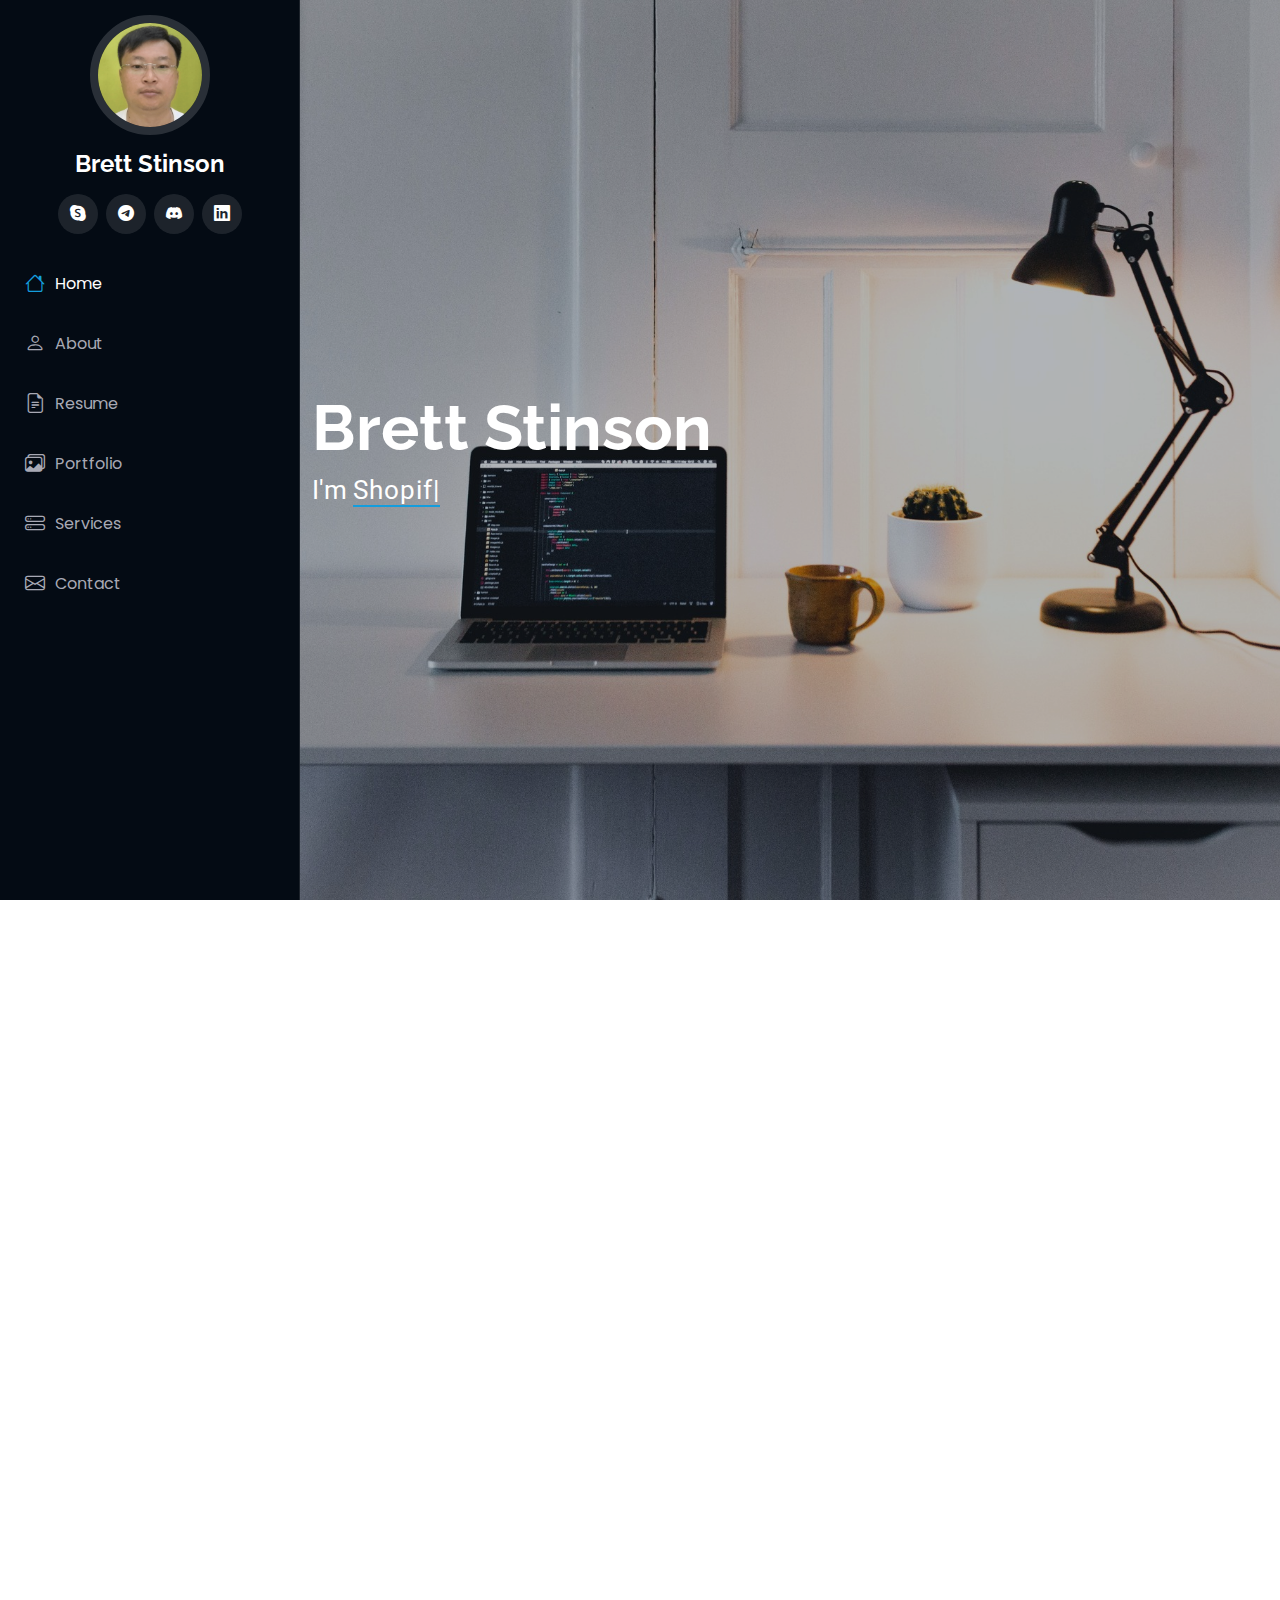
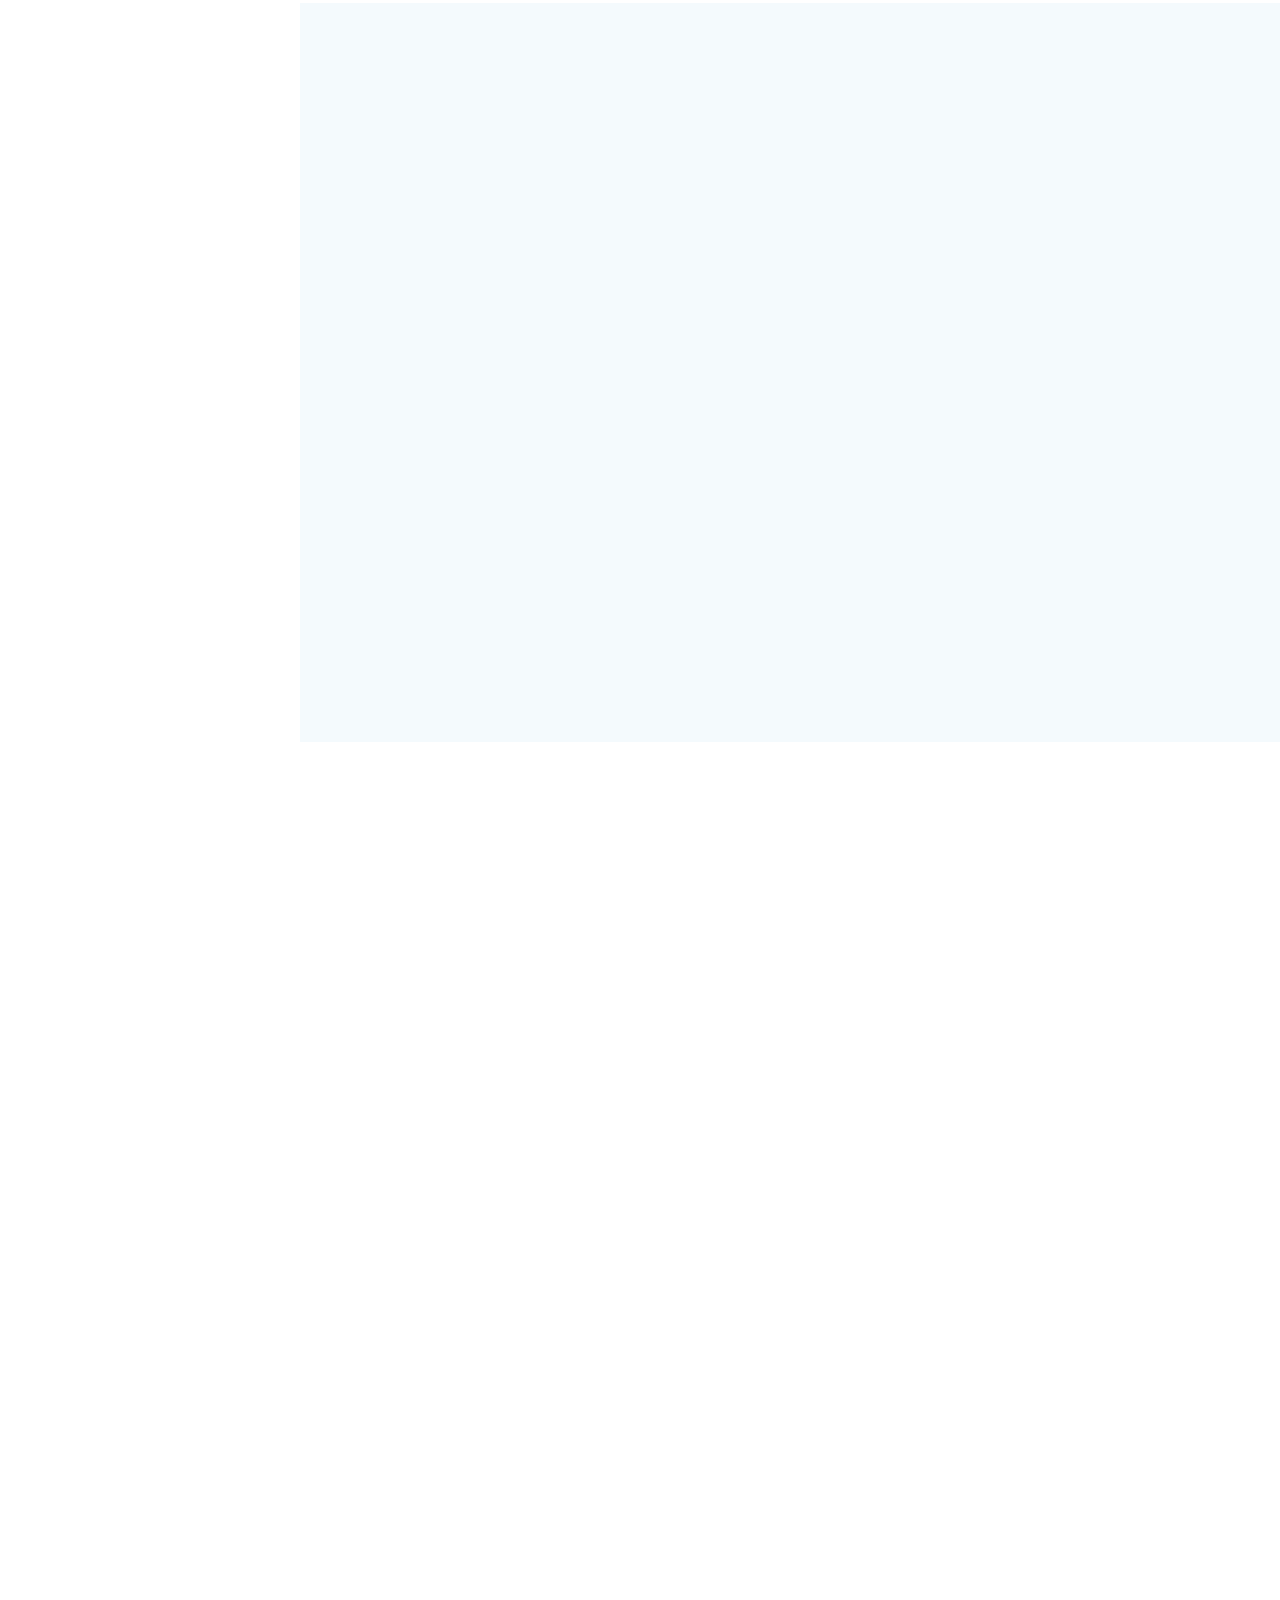
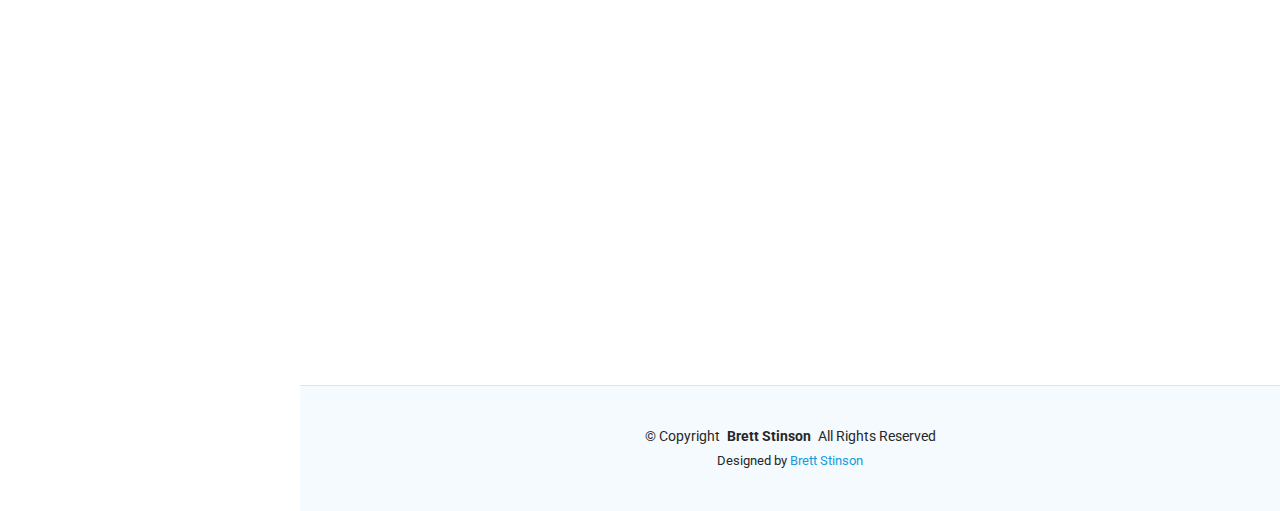
<file: index.html>
<!DOCTYPE html>
<html lang="en">

<head>
  <meta charset="utf-8">
  <meta content="width=device-width, initial-scale=1.0" name="viewport">
  <title>Portfolio Website for Brett Stinson</title>
  <meta content="" name="description">
  <meta content="" name="keywords">

  <!-- Favicons -->
  <link href="assets/img/favicon.png" rel="icon">
  <link href="assets/img/apple-touch-icon.png" rel="apple-touch-icon">

  <!-- Fonts -->
  <link href="https://fonts.googleapis.com" rel="preconnect">
  <link href="https://fonts.gstatic.com" rel="preconnect" crossorigin>
  <link href="https://fonts.googleapis.com/css2?family=Roboto:ital,wght@0,100;0,300;0,400;0,500;0,700;0,900;1,100;1,300;1,400;1,500;1,700;1,900&family=Poppins:ital,wght@0,100;0,200;0,300;0,400;0,500;0,600;0,700;0,800;0,900;1,100;1,200;1,300;1,400;1,500;1,600;1,700;1,800;1,900&family=Raleway:ital,wght@0,100;0,200;0,300;0,400;0,500;0,600;0,700;0,800;0,900;1,100;1,200;1,300;1,400;1,500;1,600;1,700;1,800;1,900&display=swap" rel="stylesheet">

  <!-- Vendor CSS Files -->
  <link href="assets/vendor/bootstrap/css/bootstrap.min.css" rel="stylesheet">
  <link href="assets/vendor/bootstrap-icons/bootstrap-icons.css" rel="stylesheet">
  <link href="assets/vendor/aos/aos.css" rel="stylesheet">
  <link href="assets/vendor/glightbox/css/glightbox.min.css" rel="stylesheet">
  <link href="assets/vendor/swiper/swiper-bundle.min.css" rel="stylesheet">

  <!-- Main CSS File -->
  <link href="assets/css/main.css" rel="stylesheet">
  <link href="assets/css/custom.css" rel="stylesheet">
</head>

<body class="index-page">

  <header id="header" class="header dark-background d-flex flex-column">
    <i class="header-toggle d-xl-none bi bi-list"></i>

    <div class="profile-img">
      <img src="assets/img/my-profile-img.png" alt="" class="img-fluid rounded-circle">
    </div>

    <a href="index.html" class="logo d-flex align-items-center justify-content-center">
      <h1 class="sitename">Brett Stinson</h1>
    </a>

    <div class="social-links text-center">
      <a href="https://join.skype.com/invite/nGgGEkUHl6tu" title="skype id - live:.cid.b45fe9625360a6f1"><i class="bi bi-skype"></i></a>
      <a href="https://t.me/brettstinson92727" title="telegram - @brettstinson92727"><i class="bi bi-telegram"></i></a>
      <a href="https://discord.gg/TWDAvqq4" title="discord - brett_stinson"><i class="bi bi-discord"></i></a>
      <a href="#"><i class="bi bi-linkedin"></i></a>
    </div>

    <nav id="navmenu" class="navmenu">
      <ul>
        <li><a href="#hero" class="active"><i class="bi bi-house navicon"></i>Home</a></li>
        <li><a href="#about"><i class="bi bi-person navicon"></i> About</a></li>
        <li><a href="#resume"><i class="bi bi-file-earmark-text navicon"></i> Resume</a></li>
        <li><a href="#portfolio"><i class="bi bi-images navicon"></i> Portfolio</a></li>
        <li><a href="#services"><i class="bi bi-hdd-stack navicon"></i> Services</a></li>
        <li><a href="#contact"><i class="bi bi-envelope navicon"></i> Contact</a></li>
      </ul>
    </nav>

  </header>

  <main class="main">

    <!-- Hero Section -->
    <section id="hero" class="hero section dark-background">

      <img src="assets/img/hero-bg.jpg" alt="" data-aos="fade-in" class="">

      <div class="container" data-aos="fade-up" data-aos-delay="100">
        <h2>Brett Stinson</h2>
        <p>I'm <span class="typed" data-typed-items="Shopify Developer, Full Stack Developer, Freelancer"></span><span class="typed-cursor typed-cursor--blink" aria-hidden="true"></span><span class="typed-cursor typed-cursor--blink" aria-hidden="true"></span></p>
      </div>

    </section><!-- /Hero Section -->

    <!-- About Section -->
    <section id="about" class="about section">

      <!-- Section Title -->
      <div class="container section-title" data-aos="fade-up">
        <h2>About</h2>
        <p>A highly skilled Shopify developer with over 6 years of experience helping businesses launch and grow their online stores. Specializes in creating custom, high-converting Shopify websites tailored to brand needs. Expertise in theme customization, app integration, and conversion optimization to deliver seamless user experiences that drive sales. Whether starting from scratch or looking to scale, comprehensive e-commerce solutions are provided to ensure Shopify stores thrive in a market.</p>
      </div><!-- End Section Title -->

      <div class="container" data-aos="fade-up" data-aos-delay="100">

        <div class="row gy-4 justify-content-center">
          <div class="col-lg-4">
            <img src="assets/img/my-profile-img.png" class="img-fluid" alt="">
          </div>
          <div class="col-lg-8 content">
            <h2>Shopify Developer</h2>
            <p class="fst-italic py-3"></p>
            <div class="row">
              <div class="col-lg-6">
                <ul>
                  <li><i class="bi bi-chevron-right"></i> <strong>Birthday:</strong> <span>27 July 1992</span></li>
                  <li><i class="bi bi-chevron-right"></i> <strong>Website:</strong> <span>https://brettstinson92727.github.io</span></li>
                  <li><i class="bi bi-chevron-right"></i> <strong>Phone:</strong> <span>+1 (619) 780 4125</span></li>
                  <li><i class="bi bi-chevron-right"></i> <strong>City:</strong> <span>La Mesa, San Diego, CA, United States</span></li>
                </ul>
              </div>
              <div class="col-lg-6">
                <ul>
                  <li><i class="bi bi-chevron-right"></i> <strong>Age:</strong> <span>32</span></li>
                  <li><i class="bi bi-chevron-right"></i> <strong>Degree:</strong> <span>Bachelor</span></li>
                  <li><i class="bi bi-chevron-right"></i> <strong>Email:</strong> <span>brettstinson92727@gmail.com</span></li>
                  <li><i class="bi bi-chevron-right"></i> <strong>Freelance:</strong> <span>Available</span></li>
                </ul>
              </div>
            </div>
            <div class="row mt-2">
              <div class="cv">
                <a class="btn white" href="assets/cv.pdf">
                  <i class="bi bi-download"></i>
                  <span class="alt-font margin-5px-left">Download My CV</span>
                </a>
                <p></p>
              </div>
            </div>
          </div>
        </div>

      </div>

    </section><!-- /About Section -->

    <!-- Skills Section -->
    <section id="skills" class="skills section light-background">

      <!-- Section Title -->
      <div class="container section-title" data-aos="fade-up">
        <h2>Skills</h2>
      </div><!-- End Section Title -->

      <div class="container" data-aos="fade-up" data-aos-delay="100">

        <div class="row skills-content skills-animation">

          <div class="col-lg-6">

            <div class="progress">
              <span class="skill"><span>Shopify</span> <i class="val">100%</i></span>
              <div class="progress-bar-wrap">
                <div class="progress-bar" role="progressbar" aria-valuenow="100" aria-valuemin="0" aria-valuemax="100"></div>
              </div>
            </div><!-- End Skills Item -->

            <div class="progress">
              <span class="skill"><span>Shopify Theme Development</span> <i class="val">100%</i></span>
              <div class="progress-bar-wrap">
                <div class="progress-bar" role="progressbar" aria-valuenow="100" aria-valuemin="0" aria-valuemax="100"></div>
              </div>
            </div><!-- End Skills Item -->

            <div class="progress">
              <span class="skill"><span>Custom App Development</span> <i class="val">80%</i></span>
              <div class="progress-bar-wrap">
                <div class="progress-bar" role="progressbar" aria-valuenow="75" aria-valuemin="0" aria-valuemax="100"></div>
              </div>
            </div><!-- End Skills Item -->

            <div class="progress">
              <span class="skill"><span>Hydrogen</span> <i class="val">80%</i></span>
              <div class="progress-bar-wrap">
                <div class="progress-bar" role="progressbar" aria-valuenow="75" aria-valuemin="0" aria-valuemax="100"></div>
              </div>
            </div><!-- End Skills Item -->

            <div class="progress">
              <span class="skill"><span>JavaScript/jQuery</span> <i class="val">100%</i></span>
              <div class="progress-bar-wrap">
                <div class="progress-bar" role="progressbar" aria-valuenow="80" aria-valuemin="0" aria-valuemax="100"></div>
              </div>
            </div><!-- End Skills Item -->

            <div class="progress">
              <span class="skill"><span>Node.js</span> <i class="val">80%</i></span>
              <div class="progress-bar-wrap">
                <div class="progress-bar" role="progressbar" aria-valuenow="90" aria-valuemin="0" aria-valuemax="100"></div>
              </div>
            </div><!-- End Skills Item -->

            <div class="progress">
              <span class="skill"><span>Vue</span> <i class="val">80%</i></span>
              <div class="progress-bar-wrap">
                <div class="progress-bar" role="progressbar" aria-valuenow="90" aria-valuemin="0" aria-valuemax="100"></div>
              </div>
            </div><!-- End Skills Item -->

            <div class="progress">
              <span class="skill"><span>Git/GitHub</span> <i class="val">100%</i></span>
              <div class="progress-bar-wrap">
                <div class="progress-bar" role="progressbar" aria-valuenow="90" aria-valuemin="0" aria-valuemax="100"></div>
              </div>
            </div><!-- End Skills Item -->

          </div>

          <div class="col-lg-6">

            <div class="progress">
              <span class="skill"><span>Shopify Plus</span> <i class="val">80%</i></span>
              <div class="progress-bar-wrap">
                <div class="progress-bar" role="progressbar" aria-valuenow="100" aria-valuemin="0" aria-valuemax="100"></div>
              </div>
            </div><!-- End Skills Item -->

            <div class="progress">
              <span class="skill"><span>Shopify App Integration</span> <i class="val">80%</i></span>
              <div class="progress-bar-wrap">
                <div class="progress-bar" role="progressbar" aria-valuenow="90" aria-valuemin="0" aria-valuemax="100"></div>
              </div>
            </div><!-- End Skills Item -->

            <div class="progress">
              <span class="skill"><span>Shopify API</span> <i class="val">100%</i></span>
              <div class="progress-bar-wrap">
                <div class="progress-bar" role="progressbar" aria-valuenow="75" aria-valuemin="0" aria-valuemax="100"></div>
              </div>
            </div><!-- End Skills Item -->

            <div class="progress">
              <span class="skill"><span>SEO</span> <i class="val">80%</i></span>
              <div class="progress-bar-wrap">
                <div class="progress-bar" role="progressbar" aria-valuenow="80" aria-valuemin="0" aria-valuemax="100"></div>
              </div>
            </div><!-- End Skills Item -->

            <div class="progress">
              <span class="skill"><span>Tailwind CSS</span> <i class="val">100%</i></span>
              <div class="progress-bar-wrap">
                <div class="progress-bar" role="progressbar" aria-valuenow="90" aria-valuemin="0" aria-valuemax="100"></div>
              </div>
            </div><!-- End Skills Item -->

            <div class="progress">
              <span class="skill"><span>React</span> <i class="val">100%</i></span>
              <div class="progress-bar-wrap">
                <div class="progress-bar" role="progressbar" aria-valuenow="90" aria-valuemin="0" aria-valuemax="100"></div>
              </div>
            </div><!-- End Skills Item -->

            <div class="progress">
              <span class="skill"><span>MySQL/PostgreSQL/MongoDB</span> <i class="val">80%</i></span>
              <div class="progress-bar-wrap">
                <div class="progress-bar" role="progressbar" aria-valuenow="90" aria-valuemin="0" aria-valuemax="100"></div>
              </div>
            </div><!-- End Skills Item -->

          </div>

        </div>

      </div>

    </section><!-- /Skills Section -->

    <!-- Resume Section -->
    <section id="resume" class="resume section">

      <!-- Section Title -->
      <div class="container section-title" data-aos="fade-up">
        <h2>Resume</h2>
        <p>Whether starting from scratch or looking to scale, comprehensive e-commerce solutions are provided to ensure Shopify stores thrive in a competitive market.</p>
      </div><!-- End Section Title -->

      <div class="container">

        <div class="row">

          <div class="col-lg-6" data-aos="fade-up" data-aos-delay="100">
            <h3 class="resume-title">Sumary</h3>

            <div class="resume-item pb-0">
              <h4>Brett Stinson</h4>
              <p><em>A highly skilled Shopify developer with over 6 years of experience helping businesses launch and grow their online stores. Specializes in creating custom, high-converting Shopify websites tailored to brand needs. Expertise in theme customization, app integration, and conversion optimization to deliver seamless user experiences that drive sales. Whether starting from scratch or looking to scale, comprehensive e-commerce solutions are provided to ensure Shopify stores thrive in a market.</em></p>
              <ul>
                <li>4417 parks ave, La Mesa, San Diego, CA, United States</li>
                <li>+1 (619) 780 4125</li>
                <li>brettstinson92727@gmail.com</li>
              </ul>
            </div><!-- Edn Resume Item -->

            <h3 class="resume-title">Education</h3>
            
            <div class="resume-item">
              <h4>Bachelor of Computer Science</h4>
              <h5>2013 - 2015</h5>
              <p><em>San Diego State University, (San Diego CA)</em></p>
              <p></p>
            </div><!-- Edn Resume Item -->

          </div>

          <div class="col-lg-6" data-aos="fade-up" data-aos-delay="200">
            <h3 class="resume-title">Professional Experience</h3>
            <div class="resume-item">
              <h4>Senior Shopify Developer</h4>
              <h5>2022.09 - 2024.06</h5>
              <p><em>Novatize Inc. (QUEBEC, Canada)</em></p>
              <ul>
                <li>Developed and customized some Shopify stores for small to mid-sized businesses, boosting sales by up to 30% through optimized designs and strategic marketing.</li>
                <li>Designed and executed Shopify Plus migrations, resulting in a 20% increase in conversion rates due to improved checkout processes and enhanced user experience.</li>
                <li>Leveraged Hydrogen on Shopify Plus to build custom, high-performance storefronts and enabled headless commerce functionality, boosting user engagement metrics by 25%.</li>
              </ul>
            </div><!-- Edn Resume Item -->

            <div class="resume-item">
              <h4>Junior Shopify Developer</h4>
              <h5>2020.05 - 2022.07</h5>
              <p><em>Thought and Mortar Ltd (Bristol, United Kingdom)</em></p>
              <ul>
                <li>Completed redevelopment of the Eve Sleep website using the Shopify Dawn theme and utilizing the latest Shopify 2.0 features, enhancing its performance and enabling 2,000+ additional bookings per month.</li>
                <li>Contributed to the design optimization, performance optimization and technical SEO enhancements, reducing load times by 50% and resulting in a 15% increase in organic traffic for multiple clients.</li>
                <li>Boosted store speed using GTMetrix and Google Pagespeed Insights.</li>
              </ul>
            </div><!-- Edn Resume Item -->

            <div class="resume-item">
              <h4>Junior Shopify Theme Developer</h4>
              <h5>2018.10 - 2020.02</h5>
              <p><em>UsableNet (New York, United States)</em></p>
              <ul>
                <li>Conducted an accessibility audit on the newly minted Shopify website of a company.</li>
                <li>Collaborated with UX designers, made adjustments to the theme layer in some areas and enhanced a Shopify website's accessibility features, leading to a 30% increase in monthly active users among those with disabilities.</li>
                <li>Designed and implemented a custom e-commerce platform for Shopify Plus using Ruby on Rails, which drove a 25% increase in conversion rates for mid-size retailers.</li>
              </ul>
            </div><!-- Edn Resume Item -->

            <div class="resume-item">
              <h4>Freelance Developer and Consultant</h4>
              <h5>2016.08 - 2018.07</h5>
              <p><em>Freelancer.com</em></p>
              <ul>
                <li>Programmed the front and backends of web applications, using Express.js, CodeIgniter, Laravel for backend, and HTML5, jQuery, CSS, Bootstrap for frontend.</li>
                <li>Learned JavaScript ES6+ and started to using it in my projects.</li>
                <li>Developed mobile-first single page application(SPA)s, using React and Vue.</li>
                <li>Redesigned a B2B portal for a logistics company with a focus on mobile responsiveness, which heightened mobile traffic by 35%.</li>
                <li>Started switching my career goal to eCommerce development with Shopify.</li>
              </ul>
            </div><!-- Edn Resume Item -->

          </div>

        </div>

      </div>

    </section><!-- /Resume Section -->

    <!-- Portfolio Section -->
    <section id="portfolio" class="portfolio section light-background">

      <!-- Section Title -->
      <div class="container section-title" data-aos="fade-up">
        <h2>Portfolio</h2>
        <p></p>
      </div><!-- End Section Title -->

      <div class="container">

        <div class="isotope-layout" data-default-filter="*" data-layout="masonry" data-sort="original-order">

          <ul class="portfolio-filters isotope-filters" data-aos="fade-up" data-aos-delay="100">
            <li data-filter="*" class="filter-active">All</li>
            <li data-filter=".filter-shopify">Shopify</li>
          </ul><!-- End Portfolio Filters -->

          <div class="row gy-4 isotope-container" data-aos="fade-up" data-aos-delay="200">

            <div class="col-lg-4 col-md-6 portfolio-item isotope-item filter-shopify">
              <div class="portfolio-content h-100">
                <img src="assets/img/portfolio/1-attitude-living-shopify.jpg" class="img-fluid" alt="">
                <div class="portfolio-info">
                  <h4>Attitude Living</h4>
                  <p></p>
                  <a href="assets/img/portfolio/1-attitude-living-shopify.jpg" title="Attitude Living" data-gallery="portfolio-gallery-shopify" class="glightbox preview-link"><i class="bi bi-zoom-in"></i></a>
                  <a href="attitude-living-details.html" title="More Details" class="details-link"><i class="bi bi-link-45deg"></i></a>
                </div>
              </div>
            </div><!-- End Portfolio Item -->

            <div class="col-lg-4 col-md-6 portfolio-item isotope-item filter-shopify">
              <div class="portfolio-content h-100">
                <img src="assets/img/portfolio/2-fondussimo-shopify.jpg" class="img-fluid" alt="">
                <div class="portfolio-info">
                  <h4>Fondussimo</h4>
                  <p></p>
                  <a href="assets/img/portfolio/2-fondussimo-shopify.jpg" title="Fondussimo" data-gallery="portfolio-gallery-shopify" class="glightbox preview-link"><i class="bi bi-zoom-in"></i></a>
                  <a href="fondussimo-details.html" title="More Details" class="details-link"><i class="bi bi-link-45deg"></i></a>
                </div>
              </div>
            </div><!-- End Portfolio Item -->

            <div class="col-lg-4 col-md-6 portfolio-item isotope-item filter-shopify">
              <div class="portfolio-content h-100">
                <img src="assets/img/portfolio/3-ev-sleep-shopify.jpg" class="img-fluid" alt="">
                <div class="portfolio-info">
                  <h4>Eve Sleep</h4>
                  <p></p>
                  <a href="assets/img/portfolio/3-ev-sleep-shopify.jpg" title="Eve Sleep" data-gallery="portfolio-gallery-shopify" class="glightbox preview-link"><i class="bi bi-zoom-in"></i></a>
                  <a href="eve-sleep-details.html" title="More Details" class="details-link"><i class="bi bi-link-45deg"></i></a>
                </div>
              </div>
            </div><!-- End Portfolio Item -->

            <div class="col-lg-4 col-md-6 portfolio-item isotope-item filter-shopify">
              <div class="portfolio-content h-100">
                <img src="assets/img/portfolio/4-runderwear-shopify.jpg" class="img-fluid" alt="">
                <div class="portfolio-info">
                  <h4>RunderWear</h4>
                  <p></p>
                  <a href="assets/img/portfolio/4-runderwear-shopify.jpg" title="RunderWear" data-gallery="portfolio-gallery-shopify" class="glightbox preview-link"><i class="bi bi-zoom-in"></i></a>
                  <a href="runderwear-details.html" title="More Details" class="details-link"><i class="bi bi-link-45deg"></i></a>
                </div>
              </div>
            </div><!-- End Portfolio Item -->

            <div class="col-lg-4 col-md-6 portfolio-item isotope-item filter-shopify">
              <div class="portfolio-content h-100">
                <img src="assets/img/portfolio/5-soludos-shopify.jpg" class="img-fluid" alt="">
                <div class="portfolio-info">
                  <h4>Soludos</h4>
                  <p></p>
                  <a href="assets/img/portfolio/5-soludos-shopify.jpg" title="Soludos" data-gallery="portfolio-gallery-shopify" class="glightbox preview-link"><i class="bi bi-zoom-in"></i></a>
                  <a href="soludos-details.html" title="More Details" class="details-link"><i class="bi bi-link-45deg"></i></a>
                </div>
              </div>
            </div><!-- End Portfolio Item -->

            <div class="col-lg-4 col-md-6 portfolio-item isotope-item filter-shopify">
              <div class="portfolio-content h-100">
                <img src="assets/img/portfolio/6-untuckit-shopify.jpg" class="img-fluid" alt="">
                <div class="portfolio-info">
                  <h4>Untuckit</h4>
                  <p></p>
                  <a href="assets/img/portfolio/6-untuckit-shopify.jpg" title="Untuckit" data-gallery="portfolio-gallery-shopify" class="glightbox preview-link"><i class="bi bi-zoom-in"></i></a>
                  <a href="untuckit-details.html" title="More Details" class="details-link"><i class="bi bi-link-45deg"></i></a>
                </div>
              </div>
            </div><!-- End Portfolio Item -->

          </div><!-- End Portfolio Container -->

        </div>

      </div>

    </section><!-- /Portfolio Section -->

    <!-- Services Section -->
    <section id="services" class="services section">

      <!-- Section Title -->
      <div class="container section-title" data-aos="fade-up">
        <h2>Services</h2>
        <p>Wonderful and fantastic services</p>
      </div><!-- End Section Title -->

      <div class="container">

        <div class="row gy-4">

          <div class="col-lg-6 col-md-6 service-item d-flex" data-aos="fade-up" data-aos-delay="100">
            <div class="icon flex-shrink-0"><i class="bi bi-shop"></i></div>
            <div>
              <h4 class="title"><a href="#" class="stretched-link">E-commerce Development</a></h4>
              <p class="description">Building and customizing online shops with Shopify.</p>
            </div>
          </div>
          <!-- End Service Item -->

          <div class="col-lg-6 col-md-6 service-item d-flex" data-aos="fade-up" data-aos-delay="200">
            <div class="icon flex-shrink-0"><i class="bi bi-card-checklist"></i></div>
            <div>
              <h4 class="title"><a href="#" class="stretched-link">Web Development</a></h4>
              <p class="description">Building websites with traditional frameworks such as Laravel, Express.js and modern frameworks such as React, Vue.js, Next.js.</p>
            </div>
          </div><!-- End Service Item -->

          <div class="col-lg-6 col-md-6 service-item d-flex" data-aos="fade-up" data-aos-delay="300">
            <div class="icon flex-shrink-0"><i class="bi bi-database"></i></div>
            <div>
              <h4 class="title"><a href="#" class="stretched-link">Database Administration</a></h4>
              <p class="description">Building database systems of high availability and quality depending on customer's requirements.</p>
            </div>
          </div><!-- End Service Item -->

          <div class="col-lg-6 col-md-6 service-item d-flex" data-aos="fade-up" data-aos-delay="400">
            <div class="icon flex-shrink-0"><i class="bi bi-binoculars"></i></div>
            <div>
              <h4 class="title"><a href="#" class="stretched-link">Project Management</a></h4>
              <p class="description">Managing projects using code versioning tools such as GIT, SVN and achieving in a deadline.</p>
            </div>
          </div><!-- End Service Item -->

        </div>

      </div>

    </section><!-- /Services Section -->

    <!-- Contact Section -->
    <section id="contact" class="contact section">

      <!-- Section Title -->
      <div class="container section-title" data-aos="fade-up">
        <h2>Contact</h2>
        <p>It's so nice meeting you!</p>
      </div><!-- End Section Title -->

      <div class="container" data-aos="fade-up" data-aos-delay="100">

        <div class="row gy-4">

          <div class="col-lg-5">

            <div class="info-wrap">
              <div class="info-item d-flex" data-aos="fade-up" data-aos-delay="200">
                <i class="bi bi-geo-alt flex-shrink-0"></i>
                <div>
                  <h3>Address</h3>
                  <p>4417 parks ave, La Mesa, San Diego, CA, United States</p>
                </div>
              </div><!-- End Info Item -->

              <div class="info-item d-flex" data-aos="fade-up" data-aos-delay="300">
                <i class="bi bi-telephone flex-shrink-0"></i>
                <div>
                  <h3>Call Me</h3>
                  <p>+1 (619) 780 4125</p>
                </div>
              </div><!-- End Info Item -->

              <div class="info-item d-flex" data-aos="fade-up" data-aos-delay="400">
                <i class="bi bi-envelope flex-shrink-0"></i>
                <div>
                  <h3>Email Me</h3>
                  <p>brettstinson92727@gmail.com</p>
                  <p>brettstinson92727@outlook.com</p>
                </div>
              </div><!-- End Info Item -->

              <!-- <iframe src="https://www.google.com/maps/embed?pb=!1m14!1m8!1m3!1d48389.78314118045!2d-74.006138!3d40.710059!3m2!1i1024!2i768!4f13.1!3m3!1m2!1s0x89c25a22a3bda30d%3A0xb89d1fe6bc499443!2sDowntown%20Conference%20Center!5e0!3m2!1sen!2sus!4v1676961268712!5m2!1sen!2sus" frameborder="0" style="border:0; width: 100%; height: 270px;" allowfullscreen="" loading="lazy" referrerpolicy="no-referrer-when-downgrade"></iframe> -->
              <iframe src="https://www.google.com/maps/embed?pb=!1m18!1m12!1m3!1d3355.2701528777634!2d-117.03704071170118!3d32.758565517054635!2m3!1f0!2f0!3f0!3m2!1i1024!2i768!4f13.1!3m3!1m2!1s0x80d956d89cdbea39%3A0x544ff01b94b10705!2s4417%20Parks%20Ave%2C%20La%20Mesa%2C%20CA%2091941!5e0!3m2!1sen!2sus!4v1725631529188!5m2!1sen!2sus" width="600" height="450" style="border:0;" allowfullscreen="" loading="lazy" referrerpolicy="no-referrer-when-downgrade"></iframe>
            </div>
          </div>

          <div class="col-lg-7">
            <form action="forms/contact.php" method="post" class="php-email-form" data-aos="fade-up" data-aos-delay="200">
              <div class="row gy-4">

                <div class="col-md-6">
                  <label for="name-field" class="pb-2">Your Name</label>
                  <input type="text" name="name" id="name-field" class="form-control" required="">
                </div>

                <div class="col-md-6">
                  <label for="email-field" class="pb-2">Your Email</label>
                  <input type="email" class="form-control" name="email" id="email-field" required="">
                </div>

                <div class="col-md-12">
                  <label for="subject-field" class="pb-2">Subject</label>
                  <input type="text" class="form-control" name="subject" id="subject-field" required="">
                </div>

                <div class="col-md-12">
                  <label for="message-field" class="pb-2">Message</label>
                  <textarea class="form-control" name="message" rows="10" id="message-field" required=""></textarea>
                </div>

                <div class="col-md-12 text-center">
                  <div class="loading">Loading</div>
                  <div class="error-message"></div>
                  <div class="sent-message">Your message has been sent. Thank you!</div>

                  <button type="submit">Send Message</button>
                </div>

              </div>
            </form>
          </div><!-- End Contact Form -->

        </div>

      </div>

    </section><!-- /Contact Section -->

  </main>

  <footer id="footer" class="footer position-relative light-background">

    <div class="container">
      <div class="copyright text-center ">
        <p>© <span>Copyright</span> <strong class="px-1 sitename">Brett Stinson</strong> <span>All Rights Reserved</span></p>
      </div>
      <div class="credits">
        Designed by <a href="https://brettstinson92727.github.io">Brett Stinson</a>
      </div>
    </div>

  </footer>

  <!-- Scroll Top -->
  <a href="#" id="scroll-top" class="scroll-top d-flex align-items-center justify-content-center"><i class="bi bi-arrow-up-short"></i></a>

  <!-- Preloader -->
  <div id="preloader"></div>

  <!-- Vendor JS Files -->
  <script src="assets/vendor/bootstrap/js/bootstrap.bundle.min.js"></script>
  <script src="assets/vendor/php-email-form/validate.js"></script>
  <script src="assets/vendor/aos/aos.js"></script>
  <script src="assets/vendor/typed.js/typed.umd.js"></script>
  <script src="assets/vendor/purecounter/purecounter_vanilla.js"></script>
  <script src="assets/vendor/waypoints/noframework.waypoints.js"></script>
  <script src="assets/vendor/glightbox/js/glightbox.min.js"></script>
  <script src="assets/vendor/imagesloaded/imagesloaded.pkgd.min.js"></script>
  <script src="assets/vendor/isotope-layout/isotope.pkgd.min.js"></script>
  <script src="assets/vendor/swiper/swiper-bundle.min.js"></script>

  <!-- Main JS File -->
  <script src="assets/js/main.js"></script>

</body>

</html>
</file>
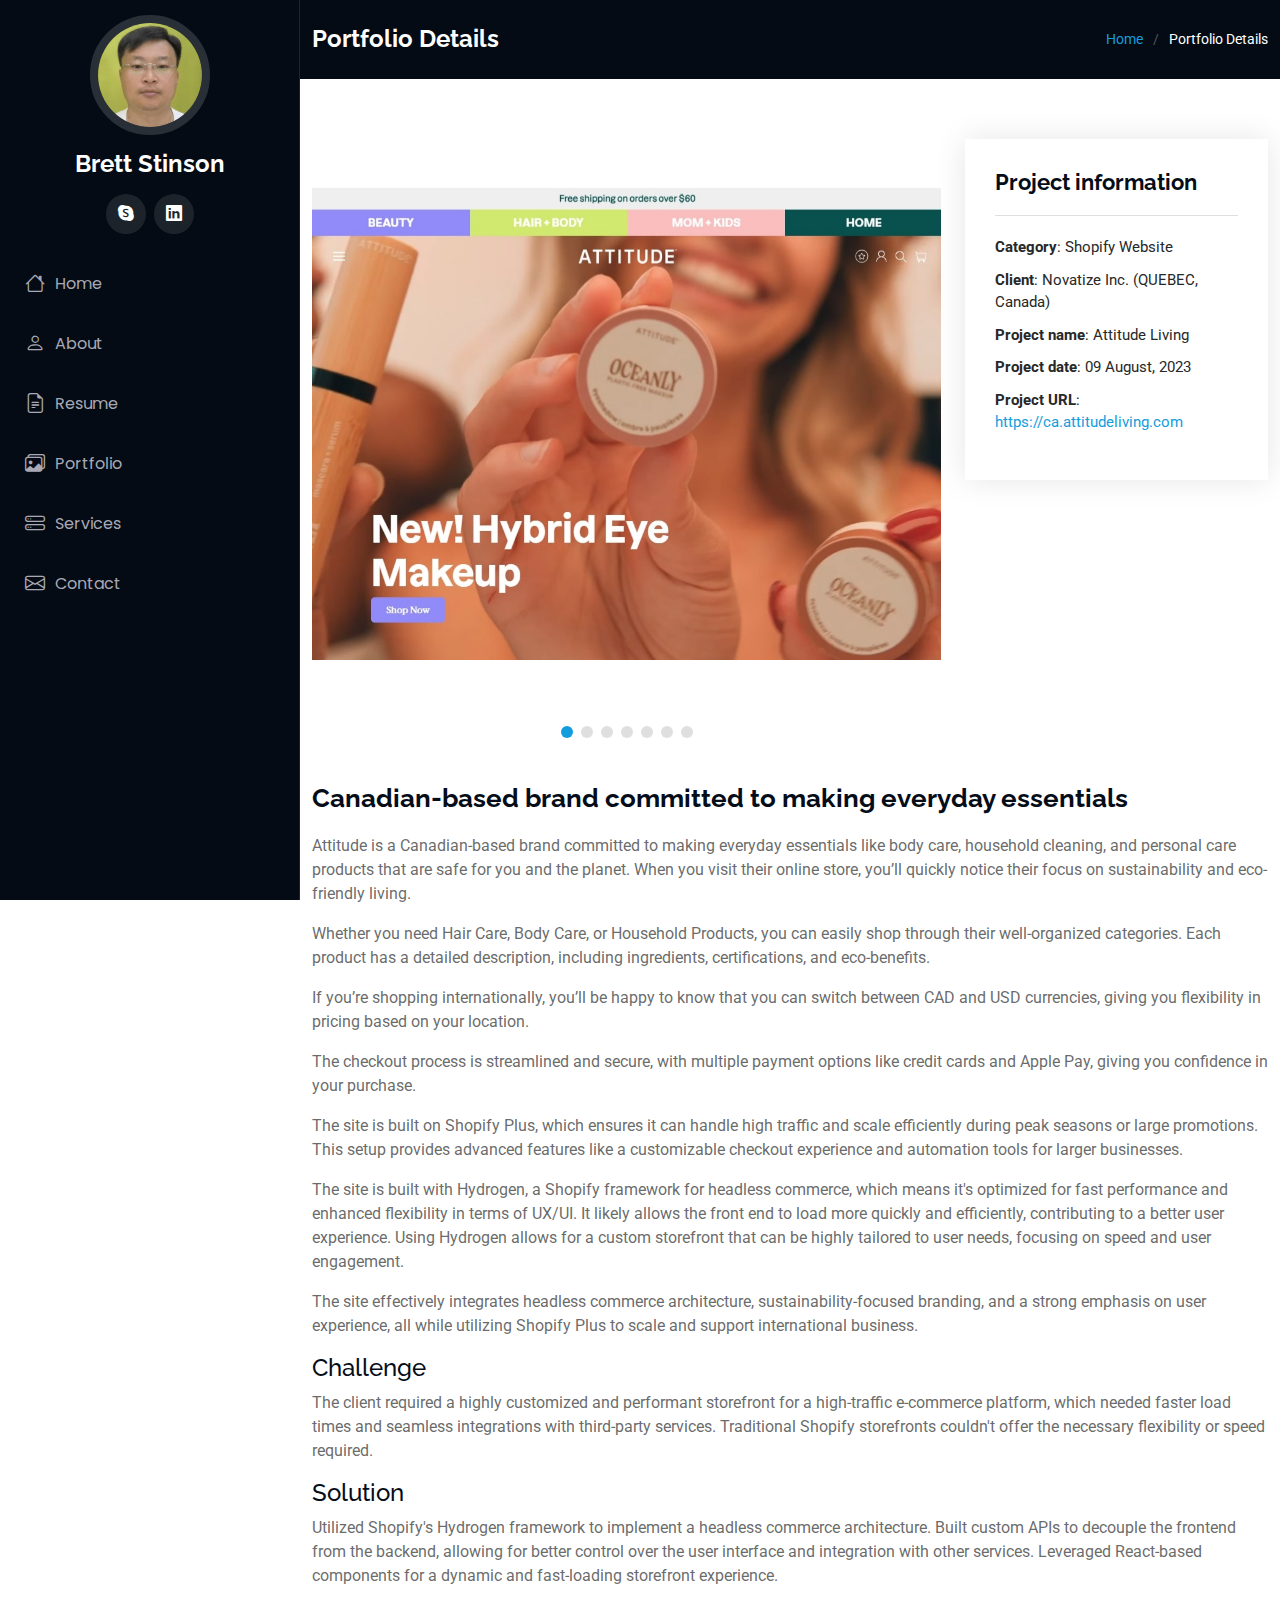
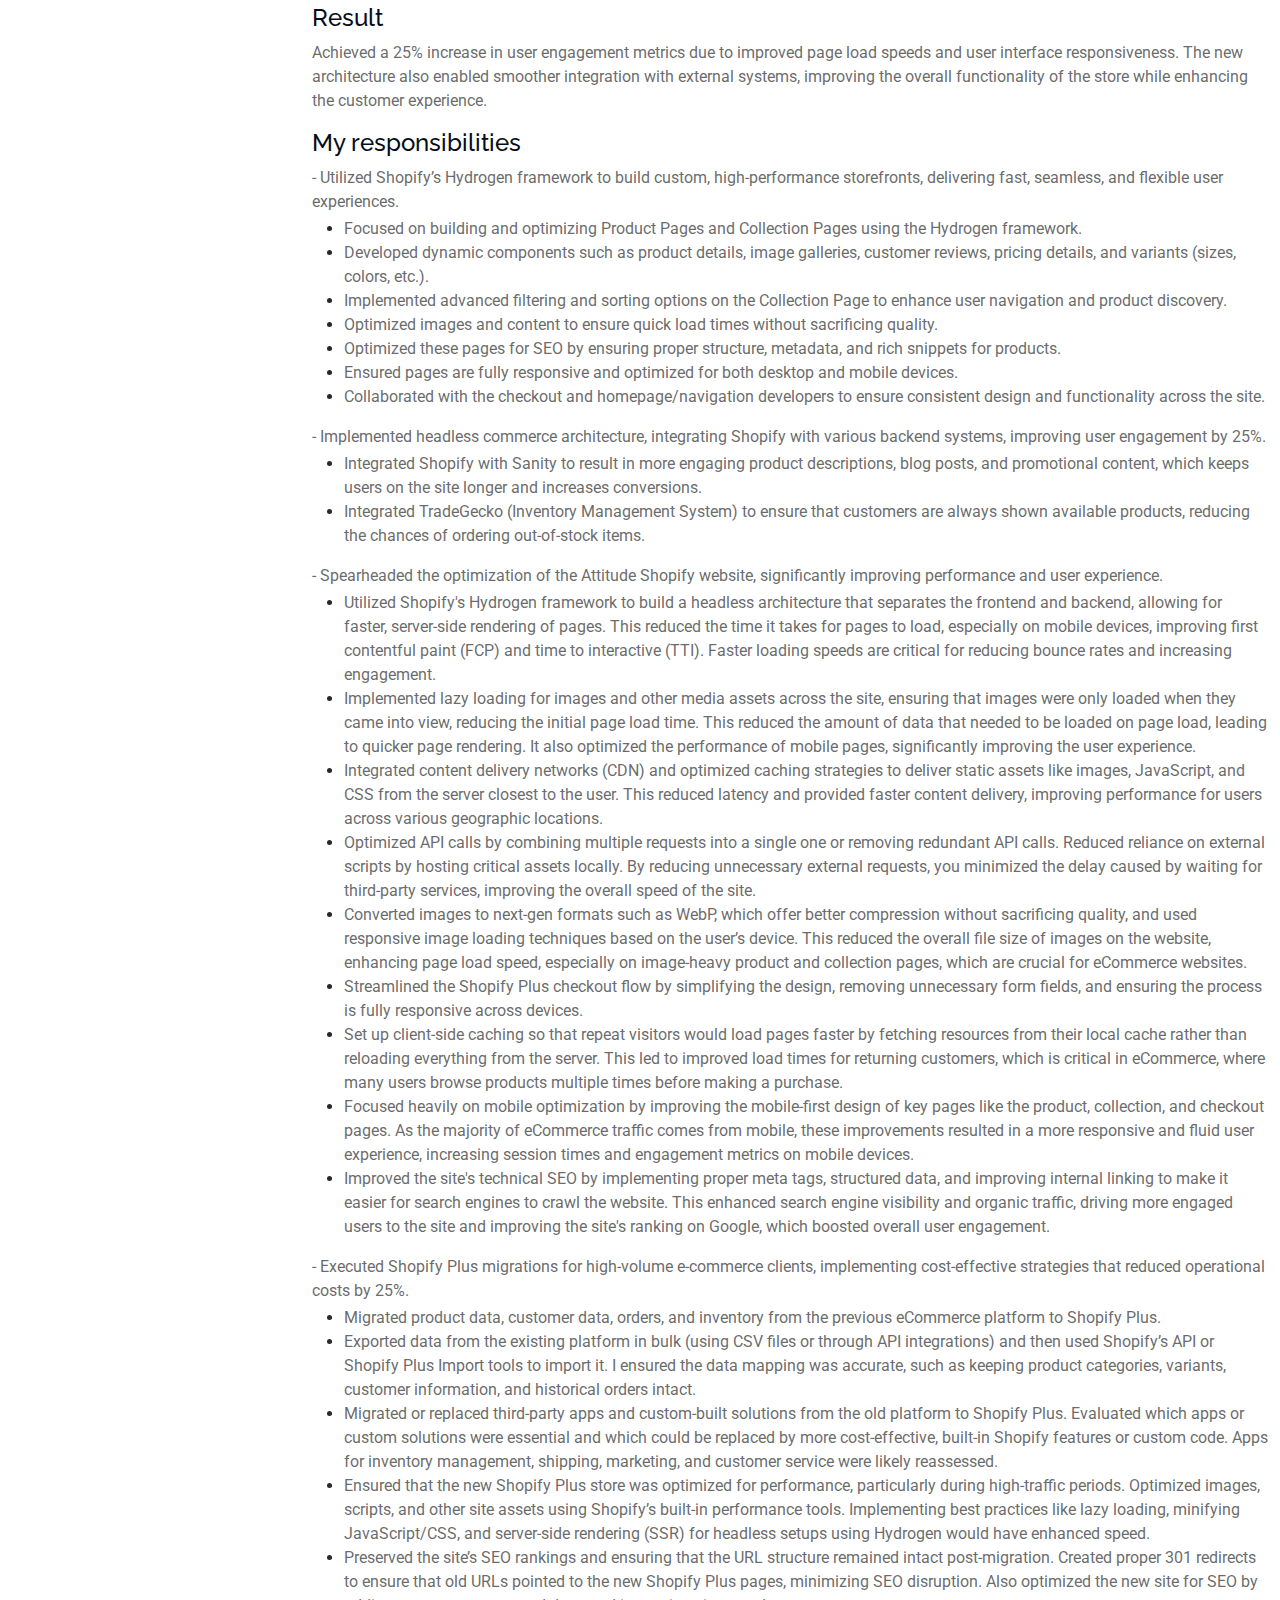
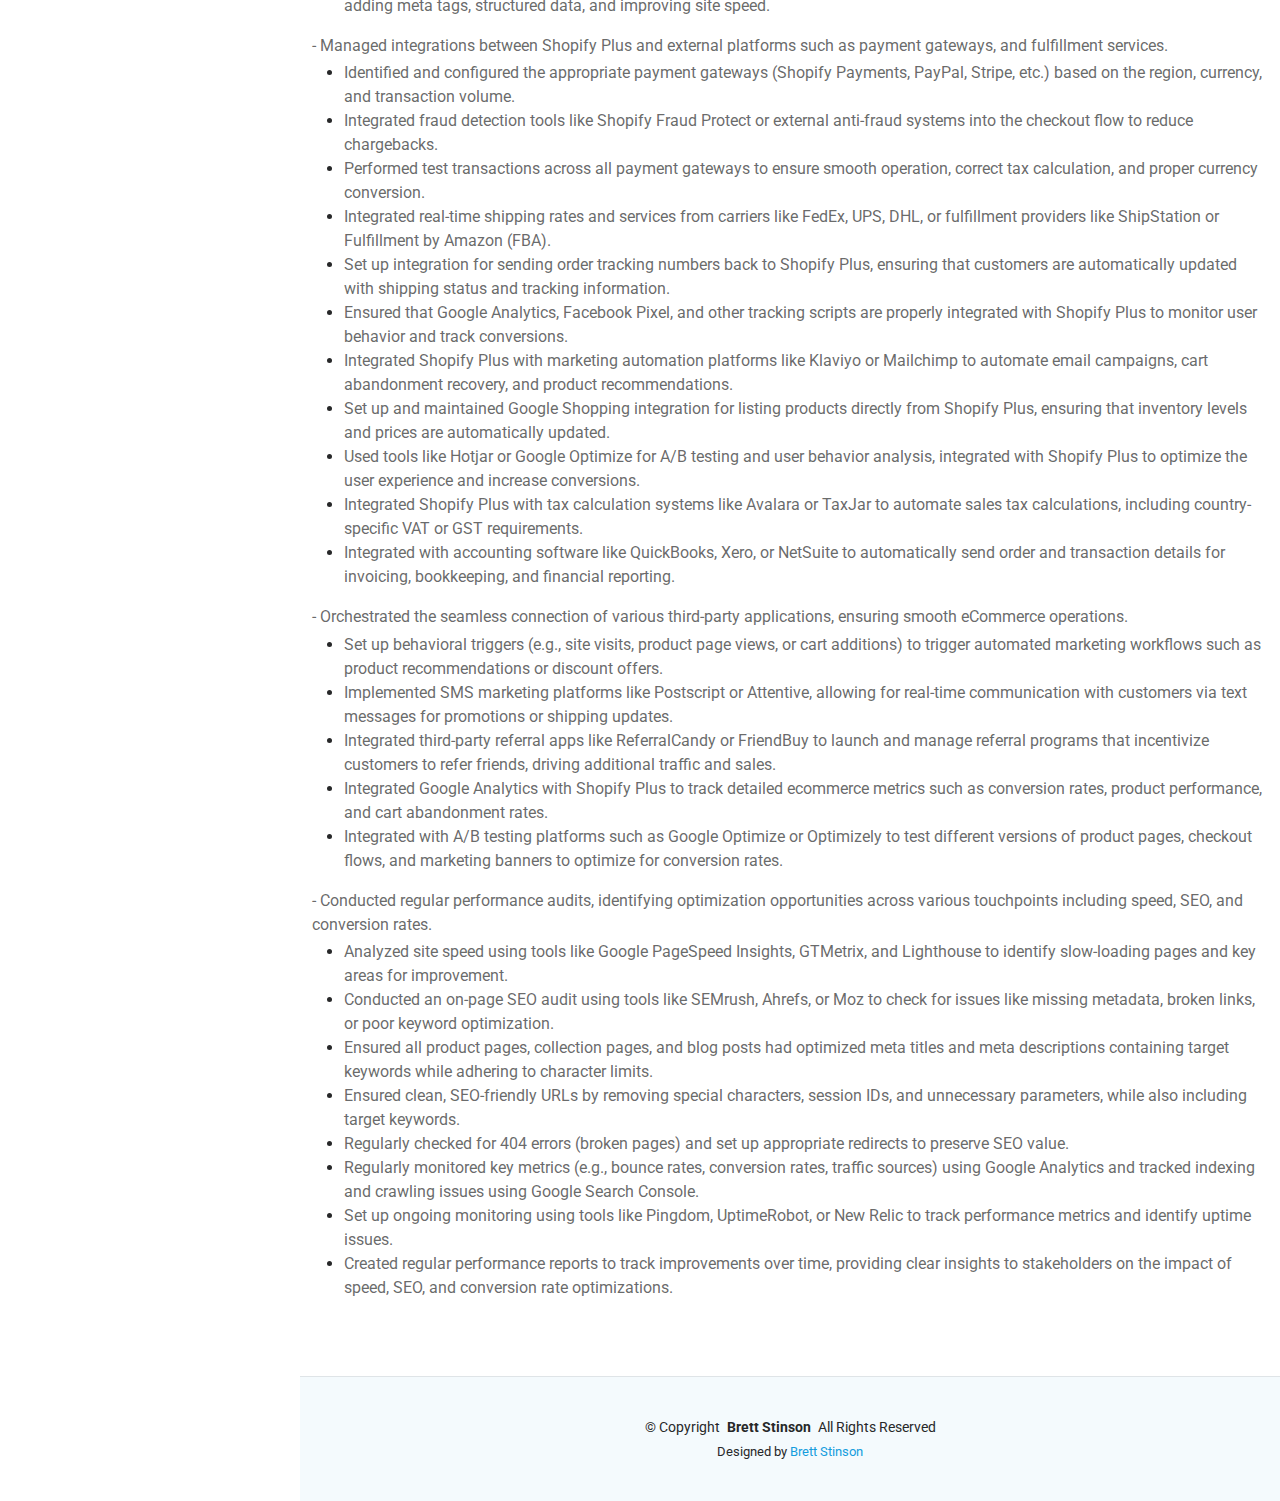
<file: attitude-living-details.html>
<!DOCTYPE html>
<html lang="en">

<head>
  <meta charset="utf-8">
  <meta content="width=device-width, initial-scale=1.0" name="viewport">
  <title>Portfolio Details - Attitude Living Shopify Website</title>
  <meta content="" name="description">
  <meta content="" name="keywords">

  <!-- Favicons -->
  <link href="assets/img/favicon.png" rel="icon">
  <link href="assets/img/apple-touch-icon.png" rel="apple-touch-icon">

  <!-- Fonts -->
  <link href="https://fonts.googleapis.com" rel="preconnect">
  <link href="https://fonts.gstatic.com" rel="preconnect" crossorigin>
  <link href="https://fonts.googleapis.com/css2?family=Roboto:ital,wght@0,100;0,300;0,400;0,500;0,700;0,900;1,100;1,300;1,400;1,500;1,700;1,900&family=Poppins:ital,wght@0,100;0,200;0,300;0,400;0,500;0,600;0,700;0,800;0,900;1,100;1,200;1,300;1,400;1,500;1,600;1,700;1,800;1,900&family=Raleway:ital,wght@0,100;0,200;0,300;0,400;0,500;0,600;0,700;0,800;0,900;1,100;1,200;1,300;1,400;1,500;1,600;1,700;1,800;1,900&display=swap" rel="stylesheet">

  <!-- Vendor CSS Files -->
  <link href="assets/vendor/bootstrap/css/bootstrap.min.css" rel="stylesheet">
  <link href="assets/vendor/bootstrap-icons/bootstrap-icons.css" rel="stylesheet">
  <link href="assets/vendor/aos/aos.css" rel="stylesheet">
  <link href="assets/vendor/glightbox/css/glightbox.min.css" rel="stylesheet">
  <link href="assets/vendor/swiper/swiper-bundle.min.css" rel="stylesheet">

  <!-- Main CSS File -->
  <link href="assets/css/main.css" rel="stylesheet">
  <link href="assets/css/custom.css" rel="stylesheet">
</head>

<body class="portfolio-details-page">

  <header id="header" class="header dark-background d-flex flex-column">
    <i class="header-toggle d-xl-none bi bi-list"></i>

    <div class="profile-img">
      <img src="assets/img/my-profile-img.png" alt="" class="img-fluid rounded-circle">
    </div>

    <a href="index.html" class="logo d-flex align-items-center justify-content-center">
      <h1 class="sitename">Brett Stinson</h1>
    </a>

    <div class="social-links text-center">
      <a href="https://join.skype.com/invite/nGgGEkUHl6tu" class="google-plus" title="skype id - live:.cid.b45fe9625360a6f1"><i class="bi bi-skype"></i></a>
      <a href="#" class="linkedin"><i class="bi bi-linkedin"></i></a>
    </div>

    <nav id="navmenu" class="navmenu">
      <ul>
        <li><a href="index.html#hero"><i class="bi bi-house navicon"></i>Home</a></li>
        <li><a href="index.html#about"><i class="bi bi-person navicon"></i> About</a></li>
        <li><a href="index.html#resume"><i class="bi bi-file-earmark-text navicon"></i> Resume</a></li>
        <li><a href="index.html#portfolio"><i class="bi bi-images navicon"></i> Portfolio</a></li>
        <li><a href="index.html#services"><i class="bi bi-hdd-stack navicon"></i> Services</a></li>
        <li><a href="index.html#contact"><i class="bi bi-envelope navicon"></i> Contact</a></li>
      </ul>
    </nav>

  </header>

  <main class="main">

    <!-- Page Title -->
    <div class="page-title dark-background">
      <div class="container d-lg-flex justify-content-between align-items-center">
        <h1 class="mb-2 mb-lg-0">Portfolio Details</h1>
        <nav class="breadcrumbs">
          <ol>
            <li><a href="index.html">Home</a></li>
            <li class="current">Portfolio Details</li>
          </ol>
        </nav>
      </div>
    </div><!-- End Page Title -->

    <!-- Portfolio Details Section -->
    <section id="portfolio-details" class="portfolio-details section">

      <div class="container" data-aos="fade-up" data-aos-delay="100">

        <div class="row gy-4">

          <div class="col-lg-8">
            <div class="portfolio-details-slider swiper init-swiper">

              <script type="application/json" class="swiper-config">
                {
                  "loop": true,
                  "speed": 600,
                  "autoplay": {
                    "delay": 5000
                  },
                  "slidesPerView": "auto",
                  "pagination": {
                    "el": ".swiper-pagination",
                    "type": "bullets",
                    "clickable": true
                  }
                }
              </script>

              <div class="swiper-wrapper align-items-center">

                <div class="swiper-slide">
                  <img src="assets/img/portfolio/1-attitude-living-shopify.jpg" alt="">
                </div>

                <div class="swiper-slide">
                  <img src="assets/img/portfolio/1-attitude-living-shopify-2.jpg" alt="">
                </div>

                <div class="swiper-slide">
                  <img src="assets/img/portfolio/1-attitude-living-shopify-3.jpg" alt="">
                </div>

                <div class="swiper-slide">
                  <img src="assets/img/portfolio/1-attitude-living-shopify-4.jpg" alt="">
                </div>

                <div class="swiper-slide">
                  <img src="assets/img/portfolio/1-attitude-living-shopify-5.jpg" alt="">
                </div>

                <div class="swiper-slide">
                  <img src="assets/img/portfolio/1-attitude-living-shopify-6.jpg" alt="">
                </div>

                <div class="swiper-slide">
                  <img src="assets/img/portfolio/1-attitude-living-shopify-7.jpg" alt="">
                </div>

              </div>
              <div class="swiper-pagination"></div>
            </div>
          </div>

          <div class="col-lg-4">
            <div class="portfolio-info" data-aos="fade-up" data-aos-delay="200">
              <h3>Project information</h3>
              <ul>
                <li><strong>Category</strong>: Shopify Website</li>
                <li><strong>Client</strong>: Novatize Inc. (QUEBEC, Canada)</li>
                <li><strong>Project name</strong>: Attitude Living</li>
                <li><strong>Project date</strong>: 09 August, 2023</li>
                <li><strong>Project URL</strong>: <a href="#">https://ca.attitudeliving.com</a></li>
              </ul>
            </div>
          </div>

        </div>

        <div class="row gy-4">
          <div class="col-lg-12">
            <div class="portfolio-description" data-aos="fade-up" data-aos-delay="300">

              <h2>Canadian-based brand committed to making everyday essentials</h2>

              <p>
                Attitude is a Canadian-based brand committed to making everyday essentials like body care, household cleaning, and personal care products that are safe for you and the planet. When you visit their online store, you’ll quickly notice their focus on sustainability and eco-friendly living.
              </p>
              <p>
                Whether you need Hair Care, Body Care, or Household Products, you can easily shop through their well-organized categories. Each product has a detailed description, including ingredients, certifications, and eco-benefits.
              </p>
              <p>
                If you’re shopping internationally, you’ll be happy to know that you can switch between CAD and USD currencies, giving you flexibility in pricing based on your location.
              </p>  
              <p>
                The checkout process is streamlined and secure, with multiple payment options like credit cards and Apple Pay, giving you confidence in your purchase.
              </p>
              <p>
                The site is built on Shopify Plus, which ensures it can handle high traffic and scale efficiently during peak seasons or large promotions. This setup provides advanced features like a customizable checkout experience and automation tools for larger businesses.
              </p>
              <p>
                The site is built with Hydrogen, a Shopify framework for headless commerce, which means it's optimized for fast performance and enhanced flexibility in terms of UX/UI. It likely allows the front end to load more quickly and efficiently, contributing to a better user experience.
                Using Hydrogen allows for a custom storefront that can be highly tailored to user needs, focusing on speed and user engagement.
              </p>
              <p>
                The site effectively integrates headless commerce architecture, sustainability-focused branding, and a strong emphasis on user experience, all while utilizing Shopify Plus to scale and support international business.              
              </p>

              <div class="responsibilities">
                <h4>Challenge</h4>
                <p>
                  The client required a highly customized and performant storefront for a high-traffic e-commerce platform, which needed faster load times and seamless integrations with third-party services. Traditional Shopify storefronts couldn't offer the necessary flexibility or speed required.
                </p>

                <h4>Solution</h4>
                <p>
                  Utilized Shopify's Hydrogen framework to implement a headless commerce architecture. Built custom APIs to decouple the frontend from the backend, allowing for better control over the user interface and integration with other services. Leveraged React-based components for a dynamic and fast-loading storefront experience.
                </p>

                <h4>Result</h4>
                <p>
                  Achieved a 25% increase in user engagement metrics due to improved page load speeds and user interface responsiveness. The new architecture also enabled smoother integration with external systems, improving the overall functionality of the store while enhancing the customer experience.
                </p>

                <h4>My responsibilities</h4>
                <p class="bullet-level-1">
                  - Utilized Shopify’s Hydrogen framework to build custom, high-performance storefronts, delivering fast, seamless, and flexible user experiences.
                </p>
                <ul>
                  <li>
                    <p>
                      Focused on building and optimizing Product Pages and Collection Pages using the Hydrogen framework.
                    </p>
                  </li>
                  <li>
                    <p>
                      Developed dynamic components such as product details, image galleries, customer reviews, pricing details, and variants (sizes, colors, etc.).
                    </p>
                  </li>
                  <li>
                    <p>
                      Implemented advanced filtering and sorting options on the Collection Page to enhance user navigation and product discovery.
                    </p>
                  </li>
                  <li>
                    <p>
                      Optimized images and content to ensure quick load times without sacrificing quality.
                    </p>
                  </li>
                  <li>
                    <p>
                      Optimized these pages for SEO by ensuring proper structure, metadata, and rich snippets for products.
                    </p>
                  </li>
                  <li>
                    <p>
                      Ensured pages are fully responsive and optimized for both desktop and mobile devices.
                    </p>
                  </li>
                  <li>
                    <p>
                      Collaborated with the checkout and homepage/navigation developers to ensure consistent design and functionality across the site.
                    </p>
                  </li>
                </ul>

                <p class="bullet-level-1">
                  - Implemented headless commerce architecture, integrating Shopify with various backend systems, improving user engagement by 25%.
                </p>
                <ul>
                  <li>
                    <p>
                      Integrated Shopify with Sanity to result in more engaging product descriptions, blog posts, and promotional content, which keeps users on the site longer and increases conversions.
                    </p>
                  </li>
                  <li>
                    <p>
                      Integrated TradeGecko (Inventory Management System) to ensure that customers are always shown available products, reducing the chances of ordering out-of-stock items.
                    </p>
                  </li>
                </ul>

                <p class="bullet-level-1">
                  - Spearheaded the optimization of the Attitude Shopify website, significantly improving performance and user experience.
                </p>
                <ul>
                  <li>
                    <p>
                      Utilized Shopify's Hydrogen framework to build a headless architecture that separates the frontend and backend, allowing for faster, server-side rendering of pages. This reduced the time it takes for pages to load, especially on mobile devices, improving first contentful paint (FCP) and time to interactive (TTI). Faster loading speeds are critical for reducing bounce rates and increasing engagement.                      
                    </p>
                  </li>
                  <li>
                    <p>
                      Implemented lazy loading for images and other media assets across the site, ensuring that images were only loaded when they came into view, reducing the initial page load time. This reduced the amount of data that needed to be loaded on page load, leading to quicker page rendering. It also optimized the performance of mobile pages, significantly improving the user experience.
                    </p>
                  </li>
                  <li>
                    <p>
                      Integrated content delivery networks (CDN) and optimized caching strategies to deliver static assets like images, JavaScript, and CSS from the server closest to the user. This reduced latency and provided faster content delivery, improving performance for users across various geographic locations.
                    </p>
                  </li>
                  <li>
                    <p>
                      Optimized API calls by combining multiple requests into a single one or removing redundant API calls. Reduced reliance on external scripts by hosting critical assets locally. By reducing unnecessary external requests, you minimized the delay caused by waiting for third-party services, improving the overall speed of the site.
                    </p>
                  </li>
                  <li>
                    <p>
                      Converted images to next-gen formats such as WebP, which offer better compression without sacrificing quality, and used responsive image loading techniques based on the user’s device. This reduced the overall file size of images on the website, enhancing page load speed, especially on image-heavy product and collection pages, which are crucial for eCommerce websites.
                    </p>
                  </li>
                  <li>
                    <p>
                      Streamlined the Shopify Plus checkout flow by simplifying the design, removing unnecessary form fields, and ensuring the process is fully responsive across devices.
                    </p>
                  </li>
                  <li>
                    <p>
                      Set up client-side caching so that repeat visitors would load pages faster by fetching resources from their local cache rather than reloading everything from the server. This led to improved load times for returning customers, which is critical in eCommerce, where many users browse products multiple times before making a purchase.
                    </p>
                  </li>
                  <li>
                    <p>
                      Focused heavily on mobile optimization by improving the mobile-first design of key pages like the product, collection, and checkout pages. As the majority of eCommerce traffic comes from mobile, these improvements resulted in a more responsive and fluid user experience, increasing session times and engagement metrics on mobile devices.
                    </p>
                  </li>
                  <li>
                    <p>
                      Improved the site's technical SEO by implementing proper meta tags, structured data, and improving internal linking to make it easier for search engines to crawl the website. This enhanced search engine visibility and organic traffic, driving more engaged users to the site and improving the site's ranking on Google, which boosted overall user engagement.
                    </p>
                  </li>
                </ul>

                <p class="bullet-level-1">
                  - Executed Shopify Plus migrations for high-volume e-commerce clients, implementing cost-effective strategies that reduced operational costs by 25%.
                </p>
                <ul>
                  <li>
                    <p>
                      Migrated product data, customer data, orders, and inventory from the previous eCommerce platform to Shopify Plus.
                    </p>
                  </li>
                  <li>
                    <p>
                      Exported data from the existing platform in bulk (using CSV files or through API integrations) and then used Shopify’s API or Shopify Plus Import tools to import it. I ensured the data mapping was accurate, such as keeping product categories, variants, customer information, and historical orders intact.
                    </p>
                  </li>
                  <li>
                    <p>
                      Migrated or replaced third-party apps and custom-built solutions from the old platform to Shopify Plus. Evaluated which apps or custom solutions were essential and which could be replaced by more cost-effective, built-in Shopify features or custom code. Apps for inventory management, shipping, marketing, and customer service were likely reassessed.
                    </p>
                  </li>
                  <li>
                    <p>
                      Ensured that the new Shopify Plus store was optimized for performance, particularly during high-traffic periods. Optimized images, scripts, and other site assets using Shopify’s built-in performance tools. Implementing best practices like lazy loading, minifying JavaScript/CSS, and server-side rendering (SSR) for headless setups using Hydrogen would have enhanced speed.
                    </p>
                  </li>
                  <li>
                    <p>
                      Preserved the site’s SEO rankings and ensuring that the URL structure remained intact post-migration. Created proper 301 redirects to ensure that old URLs pointed to the new Shopify Plus pages, minimizing SEO disruption. Also optimized the new site for SEO by adding meta tags, structured data, and improving site speed.
                    </p>
                  </li>
                </ul>

                <p class="bullet-level-1">
                  - Managed integrations between Shopify Plus and external platforms such as payment gateways, and fulfillment services.
                </p>
                <ul>
                  <li>
                    <p>
                      Identified and configured the appropriate payment gateways (Shopify Payments, PayPal, Stripe, etc.) based on the region, currency, and transaction volume.
                    </p>
                  </li>
                  <li>
                    <p>
                      Integrated fraud detection tools like Shopify Fraud Protect or external anti-fraud systems into the checkout flow to reduce chargebacks.
                    </p>
                  </li>
                  <li>
                    <p>
                      Performed test transactions across all payment gateways to ensure smooth operation, correct tax calculation, and proper currency conversion.
                    </p>
                  </li>
                  <li>
                    <p>
                      Integrated real-time shipping rates and services from carriers like FedEx, UPS, DHL, or fulfillment providers like ShipStation or Fulfillment by Amazon (FBA).
                    </p>
                  </li>
                  <li>
                    <p>
                      Set up integration for sending order tracking numbers back to Shopify Plus, ensuring that customers are automatically updated with shipping status and tracking information.
                    </p>
                  </li>
                  <li>
                    <p>
                      Ensured that Google Analytics, Facebook Pixel, and other tracking scripts are properly integrated with Shopify Plus to monitor user behavior and track conversions.
                    </p>
                  </li>
                  <li>
                    <p>
                      Integrated Shopify Plus with marketing automation platforms like Klaviyo or Mailchimp to automate email campaigns, cart abandonment recovery, and product recommendations.
                    </p>
                  </li>
                  <li>
                    <p>
                      Set up and maintained Google Shopping integration for listing products directly from Shopify Plus, ensuring that inventory levels and prices are automatically updated.
                    </p>
                  </li>
                  <li>
                    <p>
                      Used tools like Hotjar or Google Optimize for A/B testing and user behavior analysis, integrated with Shopify Plus to optimize the user experience and increase conversions.
                    </p>
                  </li>
                  <li>
                    <p>
                      Integrated Shopify Plus with tax calculation systems like Avalara or TaxJar to automate sales tax calculations, including country-specific VAT or GST requirements.
                    </p>
                  </li>
                  <li>
                    <p>
                      Integrated with accounting software like QuickBooks, Xero, or NetSuite to automatically send order and transaction details for invoicing, bookkeeping, and financial reporting.
                    </p>
                  </li>
                </ul>

                <p class="bullet-level-1">
                  - Orchestrated the seamless connection of various third-party applications, ensuring smooth eCommerce operations.
                </p>
                <ul>
                  <li>
                    <p>
                      Set up behavioral triggers (e.g., site visits, product page views, or cart additions) to trigger automated marketing workflows such as product recommendations or discount offers.
                    </p>
                  </li>
                  <li>
                    <p>
                      Implemented SMS marketing platforms like Postscript or Attentive, allowing for real-time communication with customers via text messages for promotions or shipping updates.
                    </p>
                  </li>
                  <li>
                    <p>
                      Integrated third-party referral apps like ReferralCandy or FriendBuy to launch and manage referral programs that incentivize customers to refer friends, driving additional traffic and sales.
                    </p>
                  </li>
                  <li>
                    <p>
                      Integrated Google Analytics with Shopify Plus to track detailed ecommerce metrics such as conversion rates, product performance, and cart abandonment rates.
                    </p>
                  </li>
                  <li>
                    <p>
                      Integrated with A/B testing platforms such as Google Optimize or Optimizely to test different versions of product pages, checkout flows, and marketing banners to optimize for conversion rates.
                    </p>
                  </li>
                </ul>

                <p class="bullet-level-1">
                  - Conducted regular performance audits, identifying optimization opportunities across various touchpoints including speed, SEO, and conversion rates.
                </p>
                <ul>
                  <li>
                    <p>
                      Analyzed site speed using tools like Google PageSpeed Insights, GTMetrix, and Lighthouse to identify slow-loading pages and key areas for improvement.
                    </p>
                  </li>
                  <li>
                    <p>
                      Conducted an on-page SEO audit using tools like SEMrush, Ahrefs, or Moz to check for issues like missing metadata, broken links, or poor keyword optimization.
                    </p>
                  </li>
                  <li>
                    <p>
                      Ensured all product pages, collection pages, and blog posts had optimized meta titles and meta descriptions containing target keywords while adhering to character limits.
                    </p>
                  </li>
                  <li>
                    <p>
                      Ensured clean, SEO-friendly URLs by removing special characters, session IDs, and unnecessary parameters, while also including target keywords.
                    </p>
                  </li>
                  <li>
                    <p>
                      Regularly checked for 404 errors (broken pages) and set up appropriate redirects to preserve SEO value.
                    </p>
                  </li>
                  <li>
                    <p>
                      Regularly monitored key metrics (e.g., bounce rates, conversion rates, traffic sources) using Google Analytics and tracked indexing and crawling issues using Google Search Console.
                    </p>
                  </li>
                  <li>
                    <p>
                      Set up ongoing monitoring using tools like Pingdom, UptimeRobot, or New Relic to track performance metrics and identify uptime issues.
                    </p>
                  </li>
                  <li>
                    <p>
                      Created regular performance reports to track improvements over time, providing clear insights to stakeholders on the impact of speed, SEO, and conversion rate optimizations.
                    </p>
                  </li>
                </ul>

              </div>
            </div>
          </div>
        </div>

      </div>

    </section><!-- /Portfolio Details Section -->

  </main>

  <footer id="footer" class="footer position-relative light-background">

    <div class="container">
      <div class="copyright text-center ">
        <p>© <span>Copyright</span> <strong class="px-1 sitename">Brett Stinson</strong> <span>All Rights Reserved</span></p>
      </div>
      <div class="credits">
        Designed by <a href="https://brettstinson92727.github.io">Brett Stinson</a>
      </div>
    </div>

  </footer>

  <!-- Scroll Top -->
  <a href="#" id="scroll-top" class="scroll-top d-flex align-items-center justify-content-center"><i class="bi bi-arrow-up-short"></i></a>

  <!-- Preloader -->
  <div id="preloader"></div>

  <!-- Vendor JS Files -->
  <script src="assets/vendor/bootstrap/js/bootstrap.bundle.min.js"></script>
  <script src="assets/vendor/php-email-form/validate.js"></script>
  <script src="assets/vendor/aos/aos.js"></script>
  <script src="assets/vendor/typed.js/typed.umd.js"></script>
  <script src="assets/vendor/purecounter/purecounter_vanilla.js"></script>
  <script src="assets/vendor/waypoints/noframework.waypoints.js"></script>
  <script src="assets/vendor/glightbox/js/glightbox.min.js"></script>
  <script src="assets/vendor/imagesloaded/imagesloaded.pkgd.min.js"></script>
  <script src="assets/vendor/isotope-layout/isotope.pkgd.min.js"></script>
  <script src="assets/vendor/swiper/swiper-bundle.min.js"></script>

  <!-- Main JS File -->
  <script src="assets/js/main.js"></script>

</body>

</html>
</file>
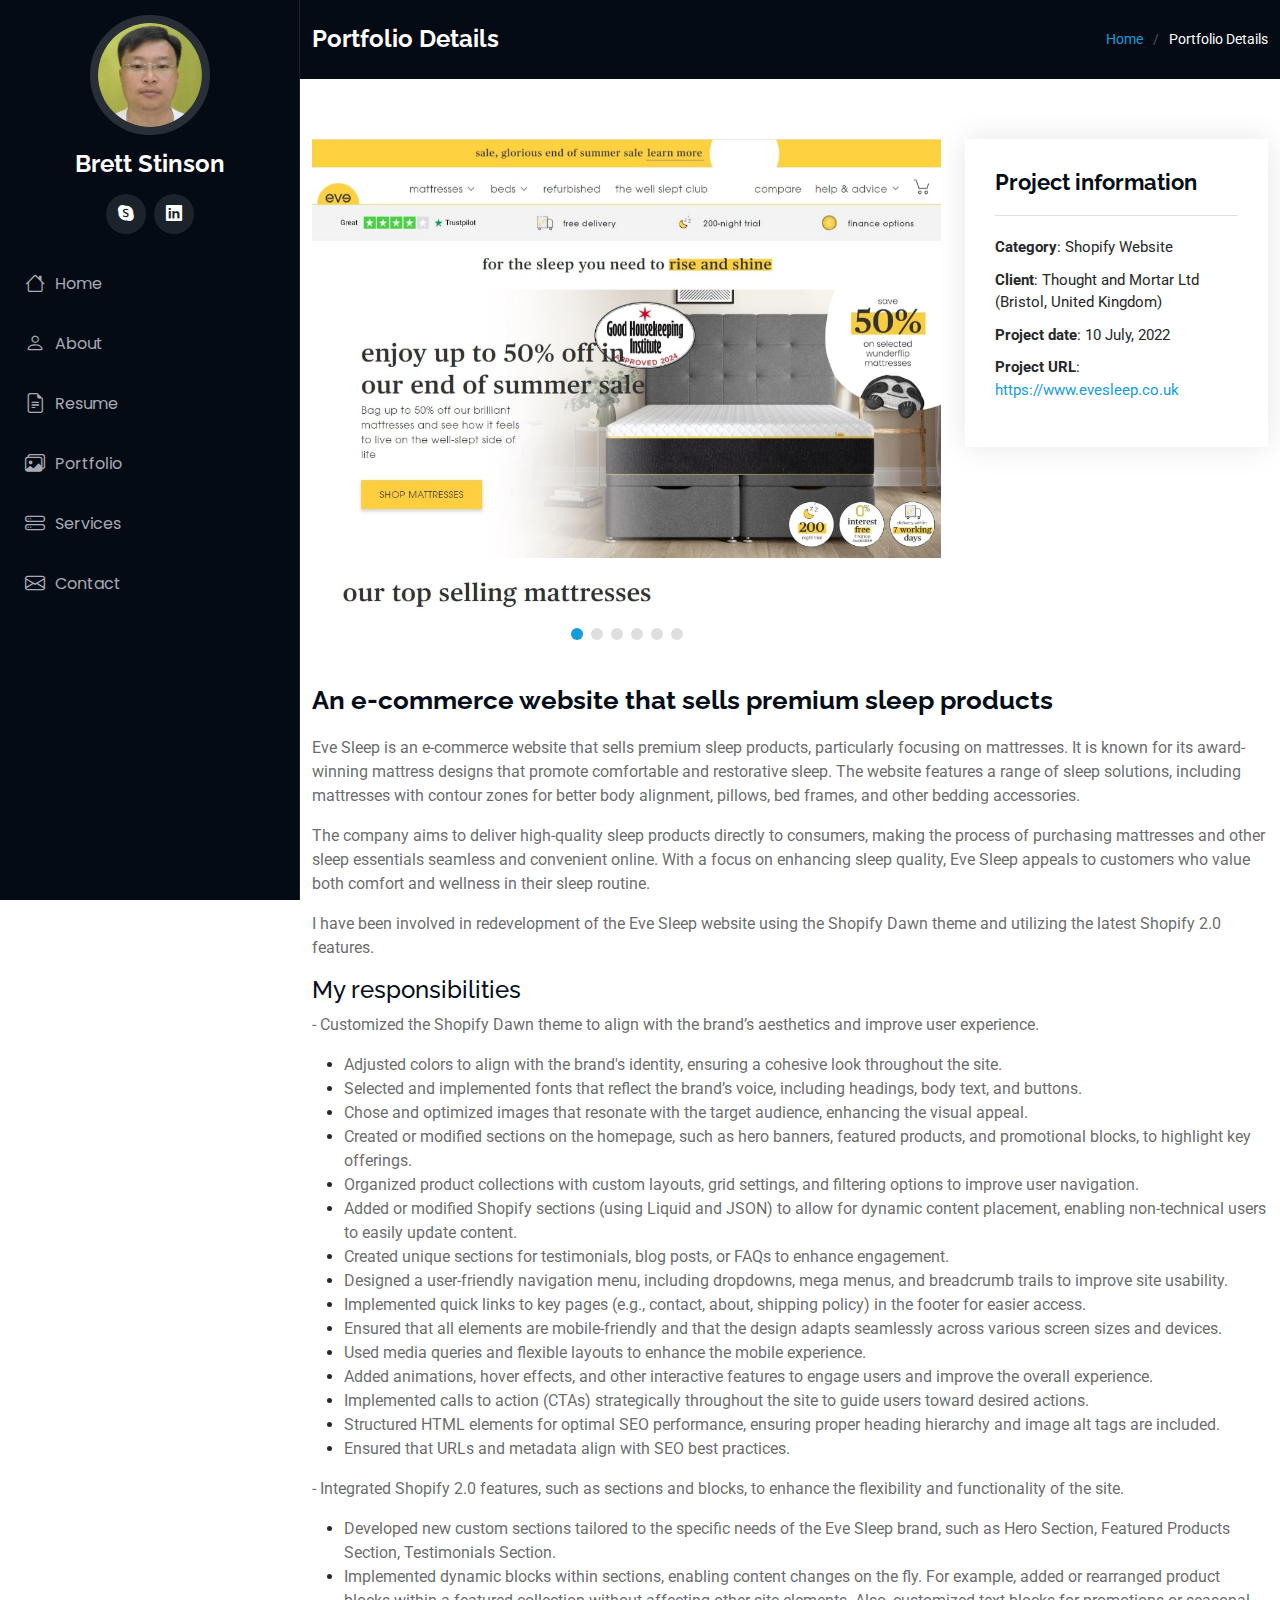
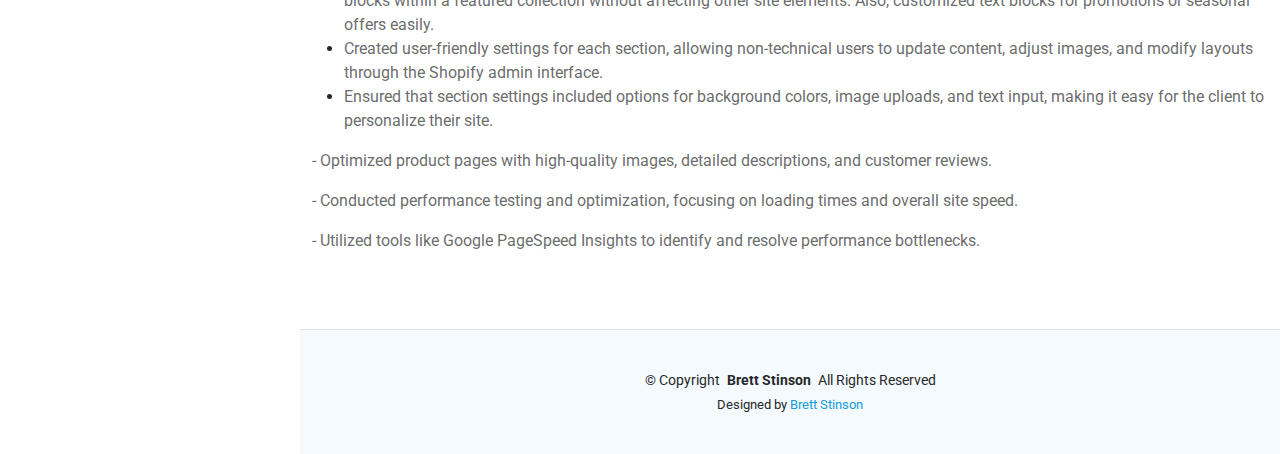
<file: eve-sleep-details.html>
<!DOCTYPE html>
<html lang="en">

<head>
  <meta charset="utf-8">
  <meta content="width=device-width, initial-scale=1.0" name="viewport">
  <title>Portfolio Details - Eve Sleep Shopify Website</title>
  <meta content="" name="description">
  <meta content="" name="keywords">

  <!-- Favicons -->
  <link href="assets/img/favicon.png" rel="icon">
  <link href="assets/img/apple-touch-icon.png" rel="apple-touch-icon">

  <!-- Fonts -->
  <link href="https://fonts.googleapis.com" rel="preconnect">
  <link href="https://fonts.gstatic.com" rel="preconnect" crossorigin>
  <link href="https://fonts.googleapis.com/css2?family=Roboto:ital,wght@0,100;0,300;0,400;0,500;0,700;0,900;1,100;1,300;1,400;1,500;1,700;1,900&family=Poppins:ital,wght@0,100;0,200;0,300;0,400;0,500;0,600;0,700;0,800;0,900;1,100;1,200;1,300;1,400;1,500;1,600;1,700;1,800;1,900&family=Raleway:ital,wght@0,100;0,200;0,300;0,400;0,500;0,600;0,700;0,800;0,900;1,100;1,200;1,300;1,400;1,500;1,600;1,700;1,800;1,900&display=swap" rel="stylesheet">

  <!-- Vendor CSS Files -->
  <link href="assets/vendor/bootstrap/css/bootstrap.min.css" rel="stylesheet">
  <link href="assets/vendor/bootstrap-icons/bootstrap-icons.css" rel="stylesheet">
  <link href="assets/vendor/aos/aos.css" rel="stylesheet">
  <link href="assets/vendor/glightbox/css/glightbox.min.css" rel="stylesheet">
  <link href="assets/vendor/swiper/swiper-bundle.min.css" rel="stylesheet">

  <!-- Main CSS File -->
  <link href="assets/css/main.css" rel="stylesheet">
  <link href="assets/css/custom.css" rel="stylesheet">
</head>

<body class="portfolio-details-page">

  <header id="header" class="header dark-background d-flex flex-column">
    <i class="header-toggle d-xl-none bi bi-list"></i>

    <div class="profile-img">
      <img src="assets/img/my-profile-img.png" alt="" class="img-fluid rounded-circle">
    </div>

    <a href="index.html" class="logo d-flex align-items-center justify-content-center">
      <h1 class="sitename">Brett Stinson</h1>
    </a>

    <div class="social-links text-center">
      <a href="https://join.skype.com/invite/nGgGEkUHl6tu" class="google-plus" title="skype id - live:.cid.b45fe9625360a6f1"><i class="bi bi-skype"></i></a>
      <a href="#" class="linkedin"><i class="bi bi-linkedin"></i></a>
    </div>

    <nav id="navmenu" class="navmenu">
      <ul>
        <li><a href="index.html#hero"><i class="bi bi-house navicon"></i>Home</a></li>
        <li><a href="index.html#about"><i class="bi bi-person navicon"></i> About</a></li>
        <li><a href="index.html#resume"><i class="bi bi-file-earmark-text navicon"></i> Resume</a></li>
        <li><a href="index.html#portfolio"><i class="bi bi-images navicon"></i> Portfolio</a></li>
        <li><a href="index.html#services"><i class="bi bi-hdd-stack navicon"></i> Services</a></li>
        <li><a href="index.html#contact"><i class="bi bi-envelope navicon"></i> Contact</a></li>
      </ul>
    </nav>

  </header>

  <main class="main">

    <!-- Page Title -->
    <div class="page-title dark-background">
      <div class="container d-lg-flex justify-content-between align-items-center">
        <h1 class="mb-2 mb-lg-0">Portfolio Details</h1>
        <nav class="breadcrumbs">
          <ol>
            <li><a href="index.html">Home</a></li>
            <li class="current">Portfolio Details</li>
          </ol>
        </nav>
      </div>
    </div><!-- End Page Title -->

    <!-- Portfolio Details Section -->
    <section id="portfolio-details" class="portfolio-details section">

      <div class="container" data-aos="fade-up" data-aos-delay="100">

        <div class="row gy-4">

          <div class="col-lg-8">
            <div class="portfolio-details-slider swiper init-swiper">

              <script type="application/json" class="swiper-config">
                {
                  "loop": true,
                  "speed": 600,
                  "autoplay": {
                    "delay": 5000
                  },
                  "slidesPerView": "auto",
                  "pagination": {
                    "el": ".swiper-pagination",
                    "type": "bullets",
                    "clickable": true
                  }
                }
              </script>

              <div class="swiper-wrapper align-items-center">

                <div class="swiper-slide">
                  <img src="assets/img/portfolio/3-ev-sleep-shopify.jpg" alt="">
                </div>

                <div class="swiper-slide">
                  <img src="assets/img/portfolio/3-ev-sleep-shopify-2.jpg" alt="">
                </div>

                <div class="swiper-slide">
                  <img src="assets/img/portfolio/3-ev-sleep-shopify-3.jpg" alt="">
                </div>

                <div class="swiper-slide">
                  <img src="assets/img/portfolio/3-ev-sleep-shopify-4.jpg" alt="">
                </div>

                <div class="swiper-slide">
                  <img src="assets/img/portfolio/3-ev-sleep-shopify-5.jpg" alt="">
                </div>

                <div class="swiper-slide">
                  <img src="assets/img/portfolio/3-ev-sleep-shopify-6.jpg" alt="">
                </div>

              </div>
              <div class="swiper-pagination"></div>
            </div>
          </div>

          <div class="col-lg-4">
            <div class="portfolio-info" data-aos="fade-up" data-aos-delay="200">
              <h3>Project information</h3>
              <ul>
                <li><strong>Category</strong>: Shopify Website</li>
                <li><strong>Client</strong>: Thought and Mortar Ltd (Bristol, United Kingdom)</li>
                <li><strong>Project date</strong>: 10 July, 2022</li>
                <li><strong>Project URL</strong>: <a href="#">https://www.evesleep.co.uk</a></li>
              </ul>
            </div>
          </div>

        </div>

        <div class="row gy-4">
          <div class="col-lg-12">
            <div class="portfolio-description" data-aos="fade-up" data-aos-delay="300">

              <h2>An e-commerce website that sells premium sleep products</h2>

              <p>
                Eve Sleep is an e-commerce website that sells premium sleep products, particularly focusing on mattresses. It is known for its award-winning mattress designs that promote comfortable and restorative sleep. The website features a range of sleep solutions, including mattresses with contour zones for better body alignment, pillows, bed frames, and other bedding accessories.
              </p>
              <p>
                The company aims to deliver high-quality sleep products directly to consumers, making the process of purchasing mattresses and other sleep essentials seamless and convenient online. With a focus on enhancing sleep quality, Eve Sleep appeals to customers who value both comfort and wellness in their sleep routine.
              </p>
              <p>
                I have been involved in redevelopment of the Eve Sleep website using the Shopify Dawn theme and utilizing the latest Shopify 2.0 features.                
              </p>
              
              <div class="responsibilities">
                <h4>My responsibilities</h4>

                <p class="each-responsibility">
                  - Customized the Shopify Dawn theme to align with the brand’s aesthetics and improve user experience.
                </p>
                <ul>
                  <li>
                    <p>
                      Adjusted colors to align with the brand's identity, ensuring a cohesive look throughout the site.
                    </p>
                  </li>
                  <li>
                    <p>
                      Selected and implemented fonts that reflect the brand’s voice, including headings, body text, and buttons.
                    </p>
                  </li>
                  <li>
                    <p>
                      Chose and optimized images that resonate with the target audience, enhancing the visual appeal.
                    </p>
                  </li>
                  <li>
                    <p>
                      Created or modified sections on the homepage, such as hero banners, featured products, and promotional blocks, to highlight key offerings.
                    </p>
                  </li>
                  <li>
                    <p>
                      Organized product collections with custom layouts, grid settings, and filtering options to improve user navigation.
                    </p>
                  </li>
                  <li>
                    <p>
                      Added or modified Shopify sections (using Liquid and JSON) to allow for dynamic content placement, enabling non-technical users to easily update content.
                    </p>
                  </li>
                  <li>
                    <p>
                      Created unique sections for testimonials, blog posts, or FAQs to enhance engagement.
                    </p>
                  </li>
                  <li>
                    <p>
                      Designed a user-friendly navigation menu, including dropdowns, mega menus, and breadcrumb trails to improve site usability.
                    </p>
                  </li>
                  <li>
                    <p>
                      Implemented quick links to key pages (e.g., contact, about, shipping policy) in the footer for easier access.
                    </p>
                  </li>
                  <li>
                    <p>
                      Ensured that all elements are mobile-friendly and that the design adapts seamlessly across various screen sizes and devices.
                    </p>
                  </li>
                  <li>
                    <p>
                      Used media queries and flexible layouts to enhance the mobile experience.
                    </p>
                  </li>
                  <li>
                    <p>
                      Added animations, hover effects, and other interactive features to engage users and improve the overall experience.
                    </p>
                  </li>
                  <li>
                    <p>
                      Implemented calls to action (CTAs) strategically throughout the site to guide users toward desired actions.
                    </p>
                  </li>
                  <li>
                    <p>
                      Structured HTML elements for optimal SEO performance, ensuring proper heading hierarchy and image alt tags are included.
                    </p>
                  </li>
                  <li>
                    <p>
                      Ensured that URLs and metadata align with SEO best practices.
                    </p>
                  </li>
                </ul>

                <p class="each-responsibility">
                  - Integrated Shopify 2.0 features, such as sections and blocks, to enhance the flexibility and functionality of the site.
                </p>
                <ul>
                  <li>
                    <p>
                      Developed new custom sections tailored to the specific needs of the Eve Sleep brand, such as Hero Section, Featured Products Section, Testimonials Section.
                    </p>
                  </li>
                  <li>
                    <p>
                      Implemented dynamic blocks within sections, enabling content changes on the fly. For example, added or rearranged product blocks within a featured collection without affecting other site elements. Also, customized text blocks for promotions or seasonal offers easily.
                    </p>
                  </li>
                  <li>
                    <p>
                      Created user-friendly settings for each section, allowing non-technical users to update content, adjust images, and modify layouts through the Shopify admin interface.
                    </p>
                  </li>
                  <li>
                    <p>
                      Ensured that section settings included options for background colors, image uploads, and text input, making it easy for the client to personalize their site.    
                    </p>
                  </li>
                </ul>

                <p class="each-responsibility">
                  - Optimized product pages with high-quality images, detailed descriptions, and customer reviews.
                </p>
                
                <p class="each-responsibility">
                  - Conducted performance testing and optimization, focusing on loading times and overall site speed.
                </p>
                
                <p class="each-responsibility">
                  - Utilized tools like Google PageSpeed Insights to identify and resolve performance bottlenecks.
                </p>
              </div>
            </div>
          </div>
        </div>

      </div>

    </section><!-- /Portfolio Details Section -->

  </main>

  <footer id="footer" class="footer position-relative light-background">

    <div class="container">
      <div class="copyright text-center ">
        <p>© <span>Copyright</span> <strong class="px-1 sitename">Brett Stinson</strong> <span>All Rights Reserved</span></p>
      </div>
      <div class="credits">
        Designed by <a href="https://brettstinson92727.github.io">Brett Stinson</a>
      </div>
    </div>

  </footer>

  <!-- Scroll Top -->
  <a href="#" id="scroll-top" class="scroll-top d-flex align-items-center justify-content-center"><i class="bi bi-arrow-up-short"></i></a>

  <!-- Preloader -->
  <div id="preloader"></div>

  <!-- Vendor JS Files -->
  <script src="assets/vendor/bootstrap/js/bootstrap.bundle.min.js"></script>
  <script src="assets/vendor/php-email-form/validate.js"></script>
  <script src="assets/vendor/aos/aos.js"></script>
  <script src="assets/vendor/typed.js/typed.umd.js"></script>
  <script src="assets/vendor/purecounter/purecounter_vanilla.js"></script>
  <script src="assets/vendor/waypoints/noframework.waypoints.js"></script>
  <script src="assets/vendor/glightbox/js/glightbox.min.js"></script>
  <script src="assets/vendor/imagesloaded/imagesloaded.pkgd.min.js"></script>
  <script src="assets/vendor/isotope-layout/isotope.pkgd.min.js"></script>
  <script src="assets/vendor/swiper/swiper-bundle.min.js"></script>

  <!-- Main JS File -->
  <script src="assets/js/main.js"></script>

</body>

</html>
</file>
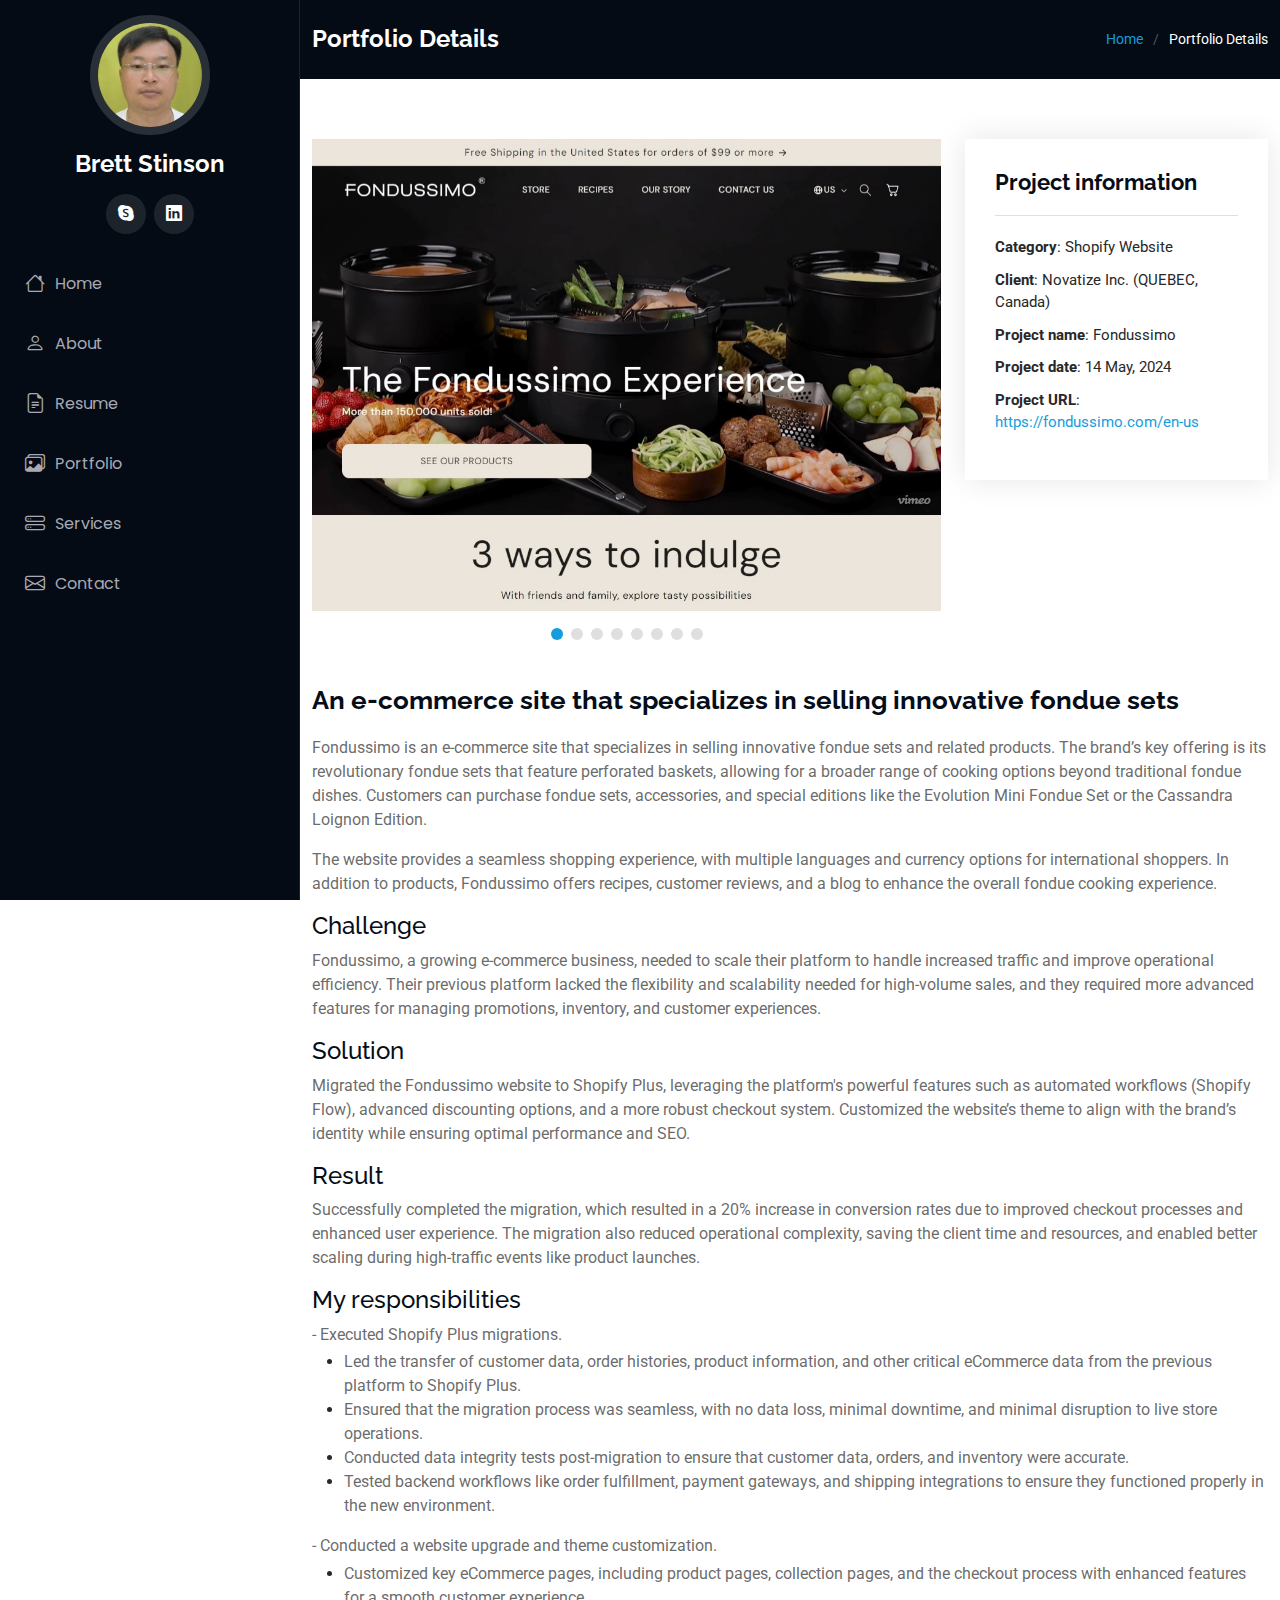
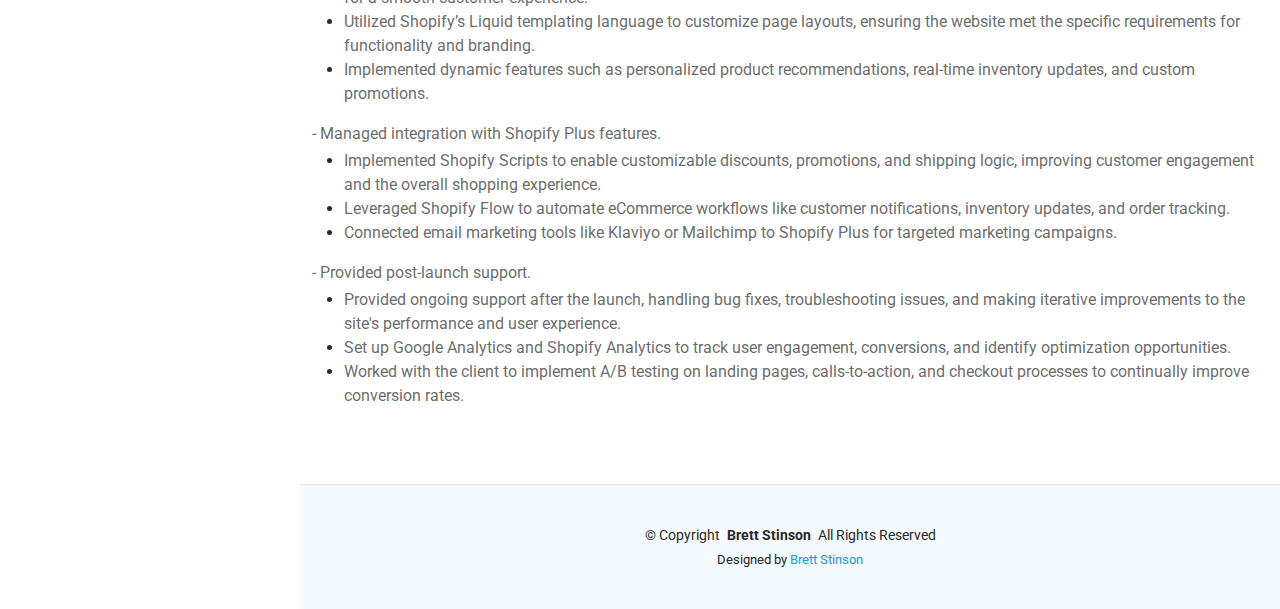
<file: fondussimo-details.html>
<!DOCTYPE html>
<html lang="en">

<head>
  <meta charset="utf-8">
  <meta content="width=device-width, initial-scale=1.0" name="viewport">
  <title>Portfolio Details - Fondussimo Shopify Website</title>
  <meta content="" name="description">
  <meta content="" name="keywords">

  <!-- Favicons -->
  <link href="assets/img/favicon.png" rel="icon">
  <link href="assets/img/apple-touch-icon.png" rel="apple-touch-icon">

  <!-- Fonts -->
  <link href="https://fonts.googleapis.com" rel="preconnect">
  <link href="https://fonts.gstatic.com" rel="preconnect" crossorigin>
  <link href="https://fonts.googleapis.com/css2?family=Roboto:ital,wght@0,100;0,300;0,400;0,500;0,700;0,900;1,100;1,300;1,400;1,500;1,700;1,900&family=Poppins:ital,wght@0,100;0,200;0,300;0,400;0,500;0,600;0,700;0,800;0,900;1,100;1,200;1,300;1,400;1,500;1,600;1,700;1,800;1,900&family=Raleway:ital,wght@0,100;0,200;0,300;0,400;0,500;0,600;0,700;0,800;0,900;1,100;1,200;1,300;1,400;1,500;1,600;1,700;1,800;1,900&display=swap" rel="stylesheet">

  <!-- Vendor CSS Files -->
  <link href="assets/vendor/bootstrap/css/bootstrap.min.css" rel="stylesheet">
  <link href="assets/vendor/bootstrap-icons/bootstrap-icons.css" rel="stylesheet">
  <link href="assets/vendor/aos/aos.css" rel="stylesheet">
  <link href="assets/vendor/glightbox/css/glightbox.min.css" rel="stylesheet">
  <link href="assets/vendor/swiper/swiper-bundle.min.css" rel="stylesheet">

  <!-- Main CSS File -->
  <link href="assets/css/main.css" rel="stylesheet">
  <link href="assets/css/custom.css" rel="stylesheet">
</head>

<body class="portfolio-details-page">

  <header id="header" class="header dark-background d-flex flex-column">
    <i class="header-toggle d-xl-none bi bi-list"></i>

    <div class="profile-img">
      <img src="assets/img/my-profile-img.png" alt="" class="img-fluid rounded-circle">
    </div>

    <a href="index.html" class="logo d-flex align-items-center justify-content-center">
      <h1 class="sitename">Brett Stinson</h1>
    </a>

    <div class="social-links text-center">
      <a href="https://join.skype.com/invite/nGgGEkUHl6tu" class="google-plus" title="skype id - live:.cid.b45fe9625360a6f1"><i class="bi bi-skype"></i></a>
      <a href="#" class="linkedin"><i class="bi bi-linkedin"></i></a>
    </div>

    <nav id="navmenu" class="navmenu">
      <ul>
        <li><a href="index.html#hero"><i class="bi bi-house navicon"></i>Home</a></li>
        <li><a href="index.html#about"><i class="bi bi-person navicon"></i> About</a></li>
        <li><a href="index.html#resume"><i class="bi bi-file-earmark-text navicon"></i> Resume</a></li>
        <li><a href="index.html#portfolio"><i class="bi bi-images navicon"></i> Portfolio</a></li>
        <li><a href="index.html#services"><i class="bi bi-hdd-stack navicon"></i> Services</a></li>
        <li><a href="index.html#contact"><i class="bi bi-envelope navicon"></i> Contact</a></li>
      </ul>
    </nav>

  </header>

  <main class="main">

    <!-- Page Title -->
    <div class="page-title dark-background">
      <div class="container d-lg-flex justify-content-between align-items-center">
        <h1 class="mb-2 mb-lg-0">Portfolio Details</h1>
        <nav class="breadcrumbs">
          <ol>
            <li><a href="index.html">Home</a></li>
            <li class="current">Portfolio Details</li>
          </ol>
        </nav>
      </div>
    </div><!-- End Page Title -->

    <!-- Portfolio Details Section -->
    <section id="portfolio-details" class="portfolio-details section">

      <div class="container" data-aos="fade-up" data-aos-delay="100">

        <div class="row gy-4">

          <div class="col-lg-8">
            <div class="portfolio-details-slider swiper init-swiper">

              <script type="application/json" class="swiper-config">
                {
                  "loop": true,
                  "speed": 600,
                  "autoplay": {
                    "delay": 5000
                  },
                  "slidesPerView": "auto",
                  "pagination": {
                    "el": ".swiper-pagination",
                    "type": "bullets",
                    "clickable": true
                  }
                }
              </script>

              <div class="swiper-wrapper align-items-center">

                <div class="swiper-slide">
                  <img src="assets/img/portfolio/2-fondussimo-shopify.jpg" alt="">
                </div>

                <div class="swiper-slide">
                  <img src="assets/img/portfolio/2-fondussimo-shopify-2.jpg" alt="">
                </div>

                <div class="swiper-slide">
                  <img src="assets/img/portfolio/2-fondussimo-shopify-3.jpg" alt="">
                </div>

                <div class="swiper-slide">
                  <img src="assets/img/portfolio/2-fondussimo-shopify-4.jpg" alt="">
                </div>

                <div class="swiper-slide">
                  <img src="assets/img/portfolio/2-fondussimo-shopify-5.jpg" alt="">
                </div>

                <div class="swiper-slide">
                  <img src="assets/img/portfolio/2-fondussimo-shopify-6.jpg" alt="">
                </div>

                <div class="swiper-slide">
                  <img src="assets/img/portfolio/2-fondussimo-shopify-7.jpg" alt="">
                </div>

                <div class="swiper-slide">
                  <img src="assets/img/portfolio/2-fondussimo-shopify-8.jpg" alt="">
                </div>

              </div>
              <div class="swiper-pagination"></div>
            </div>
          </div>

          <div class="col-lg-4">
            <div class="portfolio-info" data-aos="fade-up" data-aos-delay="200">
              <h3>Project information</h3>
              <ul>
                <li><strong>Category</strong>: Shopify Website</li>
                <li><strong>Client</strong>: Novatize Inc. (QUEBEC, Canada)</li>
                <li><strong>Project name</strong>: Fondussimo</li>
                <li><strong>Project date</strong>: 14 May, 2024</li>
                <li><strong>Project URL</strong>: <a href="#">https://fondussimo.com/en-us</a></li>
              </ul>
            </div>
          </div>

        </div>

        <div class="row gy-4">
          <div class="col-lg-12">
            <div class="portfolio-description" data-aos="fade-up" data-aos-delay="300">

              <h2>An e-commerce site that specializes in selling innovative fondue sets</h2>

              <p>
                Fondussimo is an e-commerce site that specializes in selling innovative fondue sets and related products. The brand’s key offering is its revolutionary fondue sets that feature perforated baskets, allowing for a broader range of cooking options beyond traditional fondue dishes. Customers can purchase fondue sets, accessories, and special editions like the Evolution Mini Fondue Set or the Cassandra Loignon Edition.
              </p>
              <p>
                The website provides a seamless shopping experience, with multiple languages and currency options for international shoppers. In addition to products, Fondussimo offers recipes, customer reviews, and a blog to enhance the overall fondue cooking experience.
              </p>
              
              <div class="responsibilities">
                <h4>Challenge</h4>
                <p>
                  Fondussimo, a growing e-commerce business, needed to scale their platform to handle increased traffic and improve operational efficiency. Their previous platform lacked the flexibility and scalability needed for high-volume sales, and they required more advanced features for managing promotions, inventory, and customer experiences.
                </p>

                <h4>Solution</h4>
                <p>
                  Migrated the Fondussimo website to Shopify Plus, leveraging the platform's powerful features such as automated workflows (Shopify Flow), advanced discounting options, and a more robust checkout system. Customized the website’s theme to align with the brand’s identity while ensuring optimal performance and SEO.
                </p>

                <h4>Result</h4>
                <p>
                  Successfully completed the migration, which resulted in a 20% increase in conversion rates due to improved checkout processes and enhanced user experience. The migration also reduced operational complexity, saving the client time and resources, and enabled better scaling during high-traffic events like product launches.
                </p>

                <h4>My responsibilities</h4>
                <p class="bullet-level-1">
                  - Executed Shopify Plus migrations.
                </p>
                <ul>
                  <li>
                    <p>
                      Led the transfer of customer data, order histories, product information, and other critical eCommerce data from the previous platform to Shopify Plus.
                    </p>
                  </li>
                  <li>
                    <p>
                      Ensured that the migration process was seamless, with no data loss, minimal downtime, and minimal disruption to live store operations.
                    </p>
                  </li>
                  <li>
                    <p>
                      Conducted data integrity tests post-migration to ensure that customer data, orders, and inventory were accurate.
                    </p>
                  </li>
                  <li>
                    <p>
                      Tested backend workflows like order fulfillment, payment gateways, and shipping integrations to ensure they functioned properly in the new environment.
                    </p>
                  </li>
                </ul>

                <p class="bullet-level-1">
                  - Conducted a website upgrade and theme customization.
                </p>
                <ul>
                  <li>
                    <p>
                      Customized key eCommerce pages, including product pages, collection pages, and the checkout process with enhanced features for a smooth customer experience.
                    </p>
                  </li>
                  <li>
                    <p>
                      Utilized Shopify’s Liquid templating language to customize page layouts, ensuring the website met the specific requirements for functionality and branding.
                    </p>
                  </li>
                  <li>
                    <p>
                      Implemented dynamic features such as personalized product recommendations, real-time inventory updates, and custom promotions.
                    </p>
                  </li>
                </ul>

                <p class="bullet-level-1">
                  - Managed integration with Shopify Plus features.
                </p>
                <ul>
                  <li>
                    <p>
                      Implemented Shopify Scripts to enable customizable discounts, promotions, and shipping logic, improving customer engagement and the overall shopping experience.
                    </p>
                  </li>
                  <li>
                    <p>
                      Leveraged Shopify Flow to automate eCommerce workflows like customer notifications, inventory updates, and order tracking.
                    </p>
                  </li>
                  <li>
                    <p>
                      Connected email marketing tools like Klaviyo or Mailchimp to Shopify Plus for targeted marketing campaigns.
                    </p>
                  </li>
                </ul>

                <p class="bullet-level-1">
                  - Provided post-launch support.
                </p>
                <ul>
                  <li>
                    <p>
                      Provided ongoing support after the launch, handling bug fixes, troubleshooting issues, and making iterative improvements to the site's performance and user experience.
                    </p>
                  </li>
                  <li>
                    <p>
                      Set up Google Analytics and Shopify Analytics to track user engagement, conversions, and identify optimization opportunities.
                    </p>
                  </li>
                  <li>
                    <p>
                      Worked with the client to implement A/B testing on landing pages, calls-to-action, and checkout processes to continually improve conversion rates.
                    </p>
                  </li>
                </ul>

              </div>
            </div>
          </div>
        </div>

      </div>

    </section><!-- /Portfolio Details Section -->

  </main>

  <footer id="footer" class="footer position-relative light-background">

    <div class="container">
      <div class="copyright text-center ">
        <p>© <span>Copyright</span> <strong class="px-1 sitename">Brett Stinson</strong> <span>All Rights Reserved</span></p>
      </div>
      <div class="credits">
        Designed by <a href="https://brettstinson92727.github.io">Brett Stinson</a>
      </div>
    </div>

  </footer>

  <!-- Scroll Top -->
  <a href="#" id="scroll-top" class="scroll-top d-flex align-items-center justify-content-center"><i class="bi bi-arrow-up-short"></i></a>

  <!-- Preloader -->
  <div id="preloader"></div>

  <!-- Vendor JS Files -->
  <script src="assets/vendor/bootstrap/js/bootstrap.bundle.min.js"></script>
  <script src="assets/vendor/php-email-form/validate.js"></script>
  <script src="assets/vendor/aos/aos.js"></script>
  <script src="assets/vendor/typed.js/typed.umd.js"></script>
  <script src="assets/vendor/purecounter/purecounter_vanilla.js"></script>
  <script src="assets/vendor/waypoints/noframework.waypoints.js"></script>
  <script src="assets/vendor/glightbox/js/glightbox.min.js"></script>
  <script src="assets/vendor/imagesloaded/imagesloaded.pkgd.min.js"></script>
  <script src="assets/vendor/isotope-layout/isotope.pkgd.min.js"></script>
  <script src="assets/vendor/swiper/swiper-bundle.min.js"></script>

  <!-- Main JS File -->
  <script src="assets/js/main.js"></script>

</body>

</html>
</file>
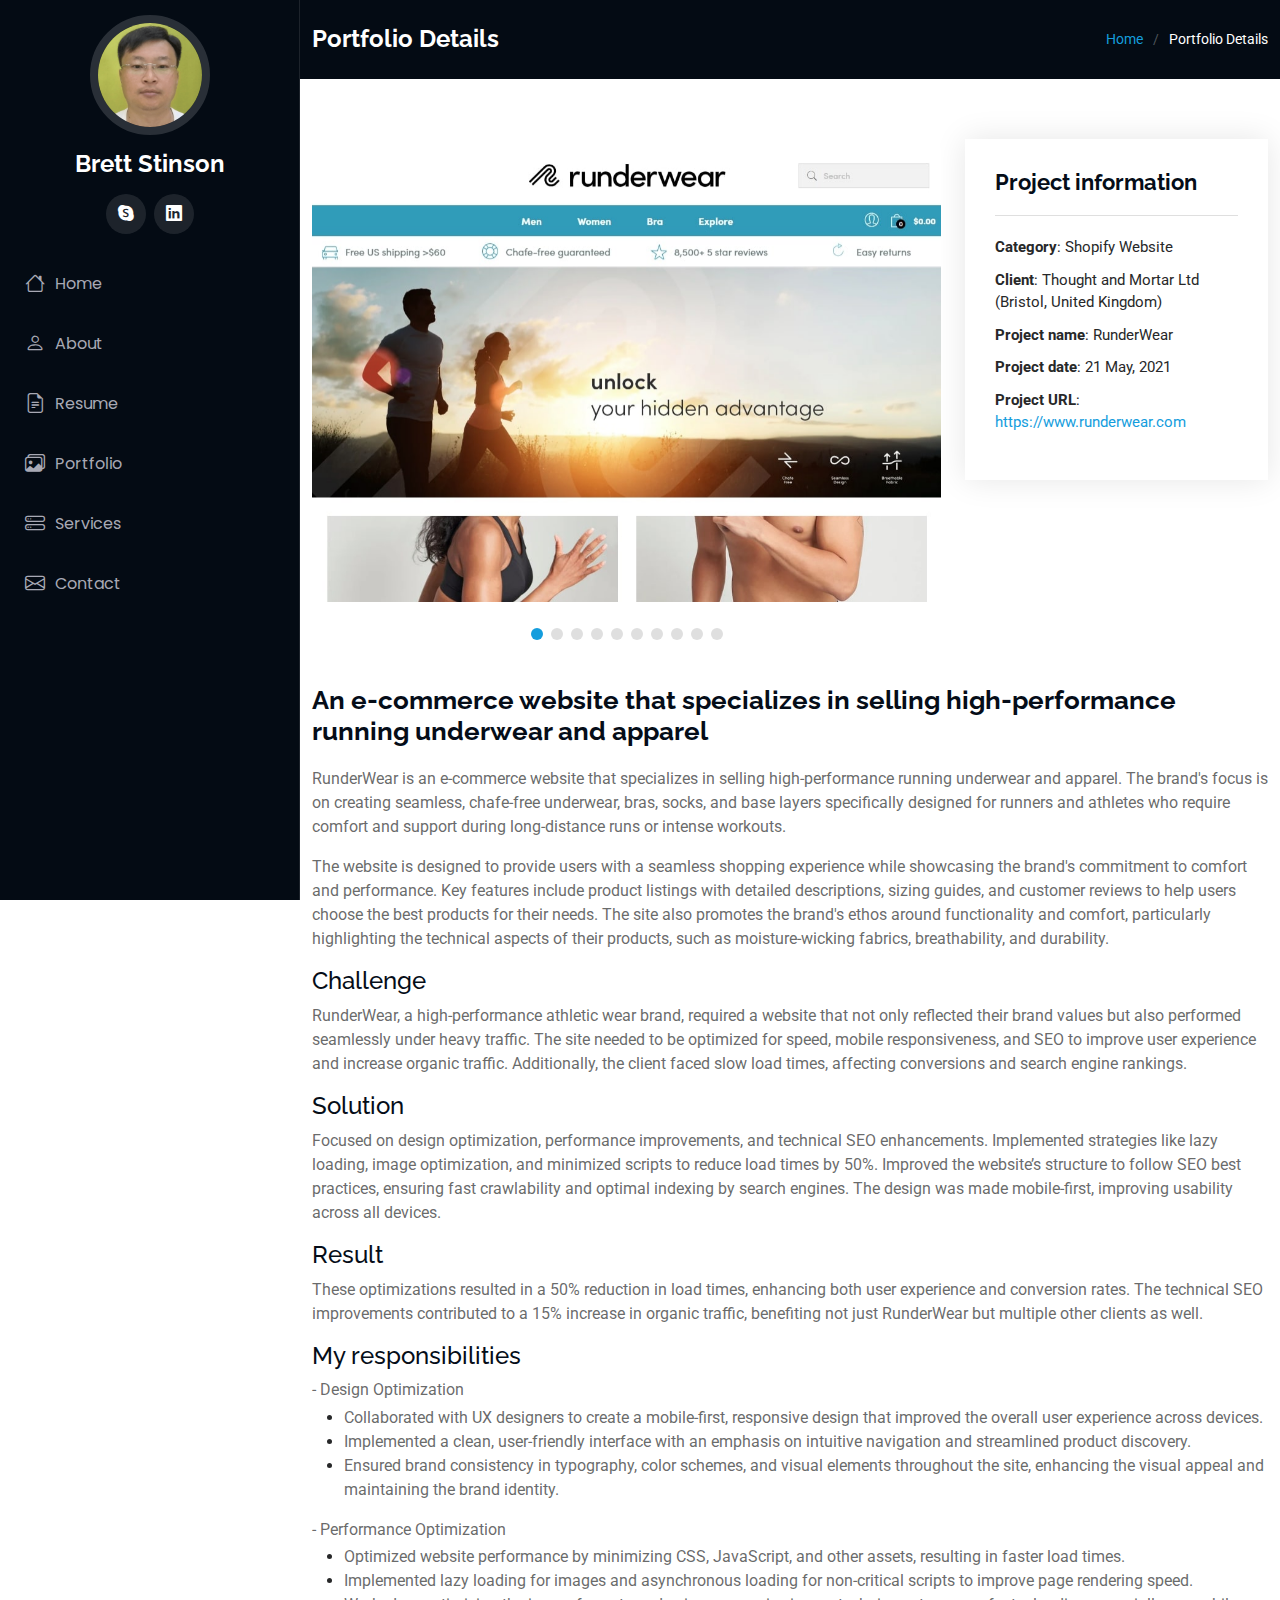
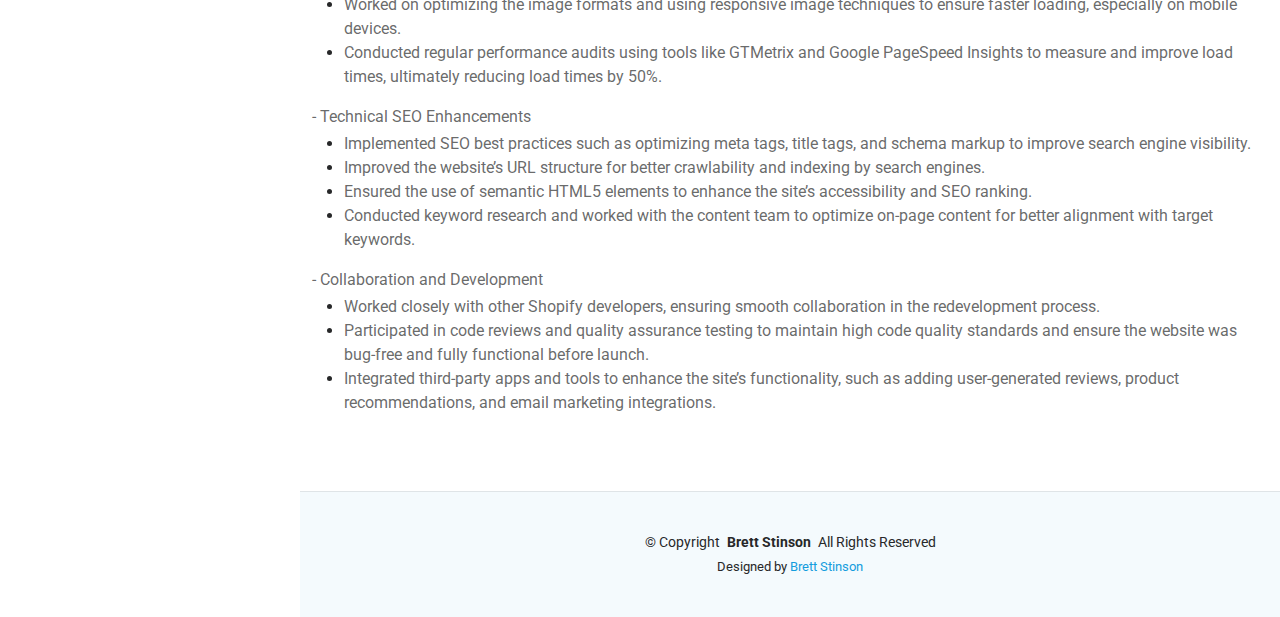
<file: runderwear-details.html>
<!DOCTYPE html>
<html lang="en">

<head>
  <meta charset="utf-8">
  <meta content="width=device-width, initial-scale=1.0" name="viewport">
  <title>Portfolio Details - RunderWear Shopify Website</title>
  <meta content="" name="description">
  <meta content="" name="keywords">

  <!-- Favicons -->
  <link href="assets/img/favicon.png" rel="icon">
  <link href="assets/img/apple-touch-icon.png" rel="apple-touch-icon">

  <!-- Fonts -->
  <link href="https://fonts.googleapis.com" rel="preconnect">
  <link href="https://fonts.gstatic.com" rel="preconnect" crossorigin>
  <link href="https://fonts.googleapis.com/css2?family=Roboto:ital,wght@0,100;0,300;0,400;0,500;0,700;0,900;1,100;1,300;1,400;1,500;1,700;1,900&family=Poppins:ital,wght@0,100;0,200;0,300;0,400;0,500;0,600;0,700;0,800;0,900;1,100;1,200;1,300;1,400;1,500;1,600;1,700;1,800;1,900&family=Raleway:ital,wght@0,100;0,200;0,300;0,400;0,500;0,600;0,700;0,800;0,900;1,100;1,200;1,300;1,400;1,500;1,600;1,700;1,800;1,900&display=swap" rel="stylesheet">

  <!-- Vendor CSS Files -->
  <link href="assets/vendor/bootstrap/css/bootstrap.min.css" rel="stylesheet">
  <link href="assets/vendor/bootstrap-icons/bootstrap-icons.css" rel="stylesheet">
  <link href="assets/vendor/aos/aos.css" rel="stylesheet">
  <link href="assets/vendor/glightbox/css/glightbox.min.css" rel="stylesheet">
  <link href="assets/vendor/swiper/swiper-bundle.min.css" rel="stylesheet">

  <!-- Main CSS File -->
  <link href="assets/css/main.css" rel="stylesheet">
  <link href="assets/css/custom.css" rel="stylesheet">
</head>

<body class="portfolio-details-page">

  <header id="header" class="header dark-background d-flex flex-column">
    <i class="header-toggle d-xl-none bi bi-list"></i>

    <div class="profile-img">
      <img src="assets/img/my-profile-img.png" alt="" class="img-fluid rounded-circle">
    </div>

    <a href="index.html" class="logo d-flex align-items-center justify-content-center">
      <h1 class="sitename">Brett Stinson</h1>
    </a>

    <div class="social-links text-center">
      <a href="https://join.skype.com/invite/nGgGEkUHl6tu" class="google-plus" title="skype id - live:.cid.b45fe9625360a6f1"><i class="bi bi-skype"></i></a>
      <a href="#" class="linkedin"><i class="bi bi-linkedin"></i></a>
    </div>

    <nav id="navmenu" class="navmenu">
      <ul>
        <li><a href="index.html#hero"><i class="bi bi-house navicon"></i>Home</a></li>
        <li><a href="index.html#about"><i class="bi bi-person navicon"></i> About</a></li>
        <li><a href="index.html#resume"><i class="bi bi-file-earmark-text navicon"></i> Resume</a></li>
        <li><a href="index.html#portfolio"><i class="bi bi-images navicon"></i> Portfolio</a></li>
        <li><a href="index.html#services"><i class="bi bi-hdd-stack navicon"></i> Services</a></li>
        <li><a href="index.html#contact"><i class="bi bi-envelope navicon"></i> Contact</a></li>
      </ul>
    </nav>

  </header>

  <main class="main">

    <!-- Page Title -->
    <div class="page-title dark-background">
      <div class="container d-lg-flex justify-content-between align-items-center">
        <h1 class="mb-2 mb-lg-0">Portfolio Details</h1>
        <nav class="breadcrumbs">
          <ol>
            <li><a href="index.html">Home</a></li>
            <li class="current">Portfolio Details</li>
          </ol>
        </nav>
      </div>
    </div><!-- End Page Title -->

    <!-- Portfolio Details Section -->
    <section id="portfolio-details" class="portfolio-details section">

      <div class="container" data-aos="fade-up" data-aos-delay="100">

        <div class="row gy-4">

          <div class="col-lg-8">
            <div class="portfolio-details-slider swiper init-swiper">

              <script type="application/json" class="swiper-config">
                {
                  "loop": true,
                  "speed": 600,
                  "autoplay": {
                    "delay": 5000
                  },
                  "slidesPerView": "auto",
                  "pagination": {
                    "el": ".swiper-pagination",
                    "type": "bullets",
                    "clickable": true
                  }
                }
              </script>

              <div class="swiper-wrapper align-items-center">

                <div class="swiper-slide">
                  <img src="assets/img/portfolio/4-runderwear-shopify.jpg" alt="">
                </div>

                <div class="swiper-slide">
                  <img src="assets/img/portfolio/4-runderwear-shopify-2.jpg" alt="">
                </div>

                <div class="swiper-slide">
                  <img src="assets/img/portfolio/4-runderwear-shopify-3.jpg" alt="">
                </div>

                <div class="swiper-slide">
                  <img src="assets/img/portfolio/4-runderwear-shopify-4.jpg" alt="">
                </div>

                <div class="swiper-slide">
                  <img src="assets/img/portfolio/4-runderwear-shopify-5.jpg" alt="">
                </div>

                <div class="swiper-slide">
                  <img src="assets/img/portfolio/4-runderwear-shopify-6.jpg" alt="">
                </div>

                <div class="swiper-slide">
                  <img src="assets/img/portfolio/4-runderwear-shopify-7.jpg" alt="">
                </div>

                <div class="swiper-slide">
                  <img src="assets/img/portfolio/4-runderwear-shopify-8.jpg" alt="">
                </div>

                <div class="swiper-slide">
                  <img src="assets/img/portfolio/4-runderwear-shopify-9.jpg" alt="">
                </div>

                <div class="swiper-slide">
                  <img src="assets/img/portfolio/4-runderwear-shopify-10.jpg" alt="">
                </div>

              </div>
              <div class="swiper-pagination"></div>
            </div>
          </div>

          <div class="col-lg-4">
            <div class="portfolio-info" data-aos="fade-up" data-aos-delay="200">
              <h3>Project information</h3>
              <ul>
                <li><strong>Category</strong>: Shopify Website</li>
                <li><strong>Client</strong>: Thought and Mortar Ltd (Bristol, United Kingdom)</li>
                <li><strong>Project name</strong>: RunderWear</li>
                <li><strong>Project date</strong>: 21 May, 2021</li>
                <li><strong>Project URL</strong>: <a href="#">https://www.runderwear.com</a></li>
              </ul>
            </div>
          </div>

        </div>

        <div class="row gy-4">
          <div class="col-lg-12">
            <div class="portfolio-description" data-aos="fade-up" data-aos-delay="300">

              <h2>An e-commerce website that specializes in selling high-performance running underwear and apparel</h2>

              <p>
                RunderWear is an e-commerce website that specializes in selling high-performance running underwear and apparel. The brand's focus is on creating seamless, chafe-free underwear, bras, socks, and base layers specifically designed for runners and athletes who require comfort and support during long-distance runs or intense workouts.                
              </p>
              <p>
                The website is designed to provide users with a seamless shopping experience while showcasing the brand's commitment to comfort and performance. Key features include product listings with detailed descriptions, sizing guides, and customer reviews to help users choose the best products for their needs. The site also promotes the brand's ethos around functionality and comfort, particularly highlighting the technical aspects of their products, such as moisture-wicking fabrics, breathability, and durability.                
              </p>
              
              <div class="responsibilities">
                <h4>Challenge</h4>
                <p>
                  RunderWear, a high-performance athletic wear brand, required a website that not only reflected their brand values but also performed seamlessly under heavy traffic. The site needed to be optimized for speed, mobile responsiveness, and SEO to improve user experience and increase organic traffic. Additionally, the client faced slow load times, affecting conversions and search engine rankings.
                </p>

                <h4>Solution</h4>
                <p>
                  Focused on design optimization, performance improvements, and technical SEO enhancements. Implemented strategies like lazy loading, image optimization, and minimized scripts to reduce load times by 50%. Improved the website’s structure to follow SEO best practices, ensuring fast crawlability and optimal indexing by search engines. The design was made mobile-first, improving usability across all devices.
                </p>

                <h4>Result</h4>
                <p>
                  These optimizations resulted in a 50% reduction in load times, enhancing both user experience and conversion rates. The technical SEO improvements contributed to a 15% increase in organic traffic, benefiting not just RunderWear but multiple other clients as well.
                </p>

                <h4>My responsibilities</h4>
                <p class="bullet-level-1">
                  - Design Optimization
                </p>
                <ul>
                  <li>
                    <p>
                      Collaborated with UX designers to create a mobile-first, responsive design that improved the overall user experience across devices.
                    </p>
                  </li>
                  <li>
                    <p>
                      Implemented a clean, user-friendly interface with an emphasis on intuitive navigation and streamlined product discovery.
                    </p>
                  </li>
                  <li>
                    <p>
                      Ensured brand consistency in typography, color schemes, and visual elements throughout the site, enhancing the visual appeal and maintaining the brand identity.
                    </p>
                  </li>
                </ul>

                <p class="bullet-level-1">
                  - Performance Optimization
                </p>
                <ul>
                  <li>
                    <p>
                      Optimized website performance by minimizing CSS, JavaScript, and other assets, resulting in faster load times.
                    </p>
                  </li>
                  <li>
                    <p>
                      Implemented lazy loading for images and asynchronous loading for non-critical scripts to improve page rendering speed.
                    </p>
                  </li>
                  <li>
                    <p>
                      Worked on optimizing the image formats and using responsive image techniques to ensure faster loading, especially on mobile devices.
                    </p>
                  </li>
                  <li>
                    <p>
                      Conducted regular performance audits using tools like GTMetrix and Google PageSpeed Insights to measure and improve load times, ultimately reducing load times by 50%.
                    </p>
                  </li>
                </ul>

                <p class="bullet-level-1">
                  - Technical SEO Enhancements
                </p>
                <ul>
                  <li>
                    <p>
                      Implemented SEO best practices such as optimizing meta tags, title tags, and schema markup to improve search engine visibility.
                    </p>
                  </li>
                  <li>
                    <p>
                      Improved the website’s URL structure for better crawlability and indexing by search engines.
                    </p>
                  </li>
                  <li>
                    <p>
                      Ensured the use of semantic HTML5 elements to enhance the site’s accessibility and SEO ranking.
                    </p>
                  </li>
                  <li>
                    <p>
                      Conducted keyword research and worked with the content team to optimize on-page content for better alignment with target keywords.
                    </p>
                  </li>
                </ul>
                
                <p class="bullet-level-1">
                  - Collaboration and Development
                </p>
                <ul>
                  <li>
                    <p>
                      Worked closely with other Shopify developers, ensuring smooth collaboration in the redevelopment process.
                    </p>
                  </li>
                  <li>
                    <p>
                      Participated in code reviews and quality assurance testing to maintain high code quality standards and ensure the website was bug-free and fully functional before launch.
                    </p>
                  </li>
                  <li>
                    <p>
                      Integrated third-party apps and tools to enhance the site’s functionality, such as adding user-generated reviews, product recommendations, and email marketing integrations.
                    </p>
                  </li>
                </ul>
              </div>
            </div>
          </div>
        </div>

      </div>

    </section><!-- /Portfolio Details Section -->

  </main>

  <footer id="footer" class="footer position-relative light-background">

    <div class="container">
      <div class="copyright text-center ">
        <p>© <span>Copyright</span> <strong class="px-1 sitename">Brett Stinson</strong> <span>All Rights Reserved</span></p>
      </div>
      <div class="credits">
        Designed by <a href="https://brettstinson92727.github.io">Brett Stinson</a>
      </div>
    </div>

  </footer>

  <!-- Scroll Top -->
  <a href="#" id="scroll-top" class="scroll-top d-flex align-items-center justify-content-center"><i class="bi bi-arrow-up-short"></i></a>

  <!-- Preloader -->
  <div id="preloader"></div>

  <!-- Vendor JS Files -->
  <script src="assets/vendor/bootstrap/js/bootstrap.bundle.min.js"></script>
  <script src="assets/vendor/php-email-form/validate.js"></script>
  <script src="assets/vendor/aos/aos.js"></script>
  <script src="assets/vendor/typed.js/typed.umd.js"></script>
  <script src="assets/vendor/purecounter/purecounter_vanilla.js"></script>
  <script src="assets/vendor/waypoints/noframework.waypoints.js"></script>
  <script src="assets/vendor/glightbox/js/glightbox.min.js"></script>
  <script src="assets/vendor/imagesloaded/imagesloaded.pkgd.min.js"></script>
  <script src="assets/vendor/isotope-layout/isotope.pkgd.min.js"></script>
  <script src="assets/vendor/swiper/swiper-bundle.min.js"></script>

  <!-- Main JS File -->
  <script src="assets/js/main.js"></script>

</body>

</html>
</file>
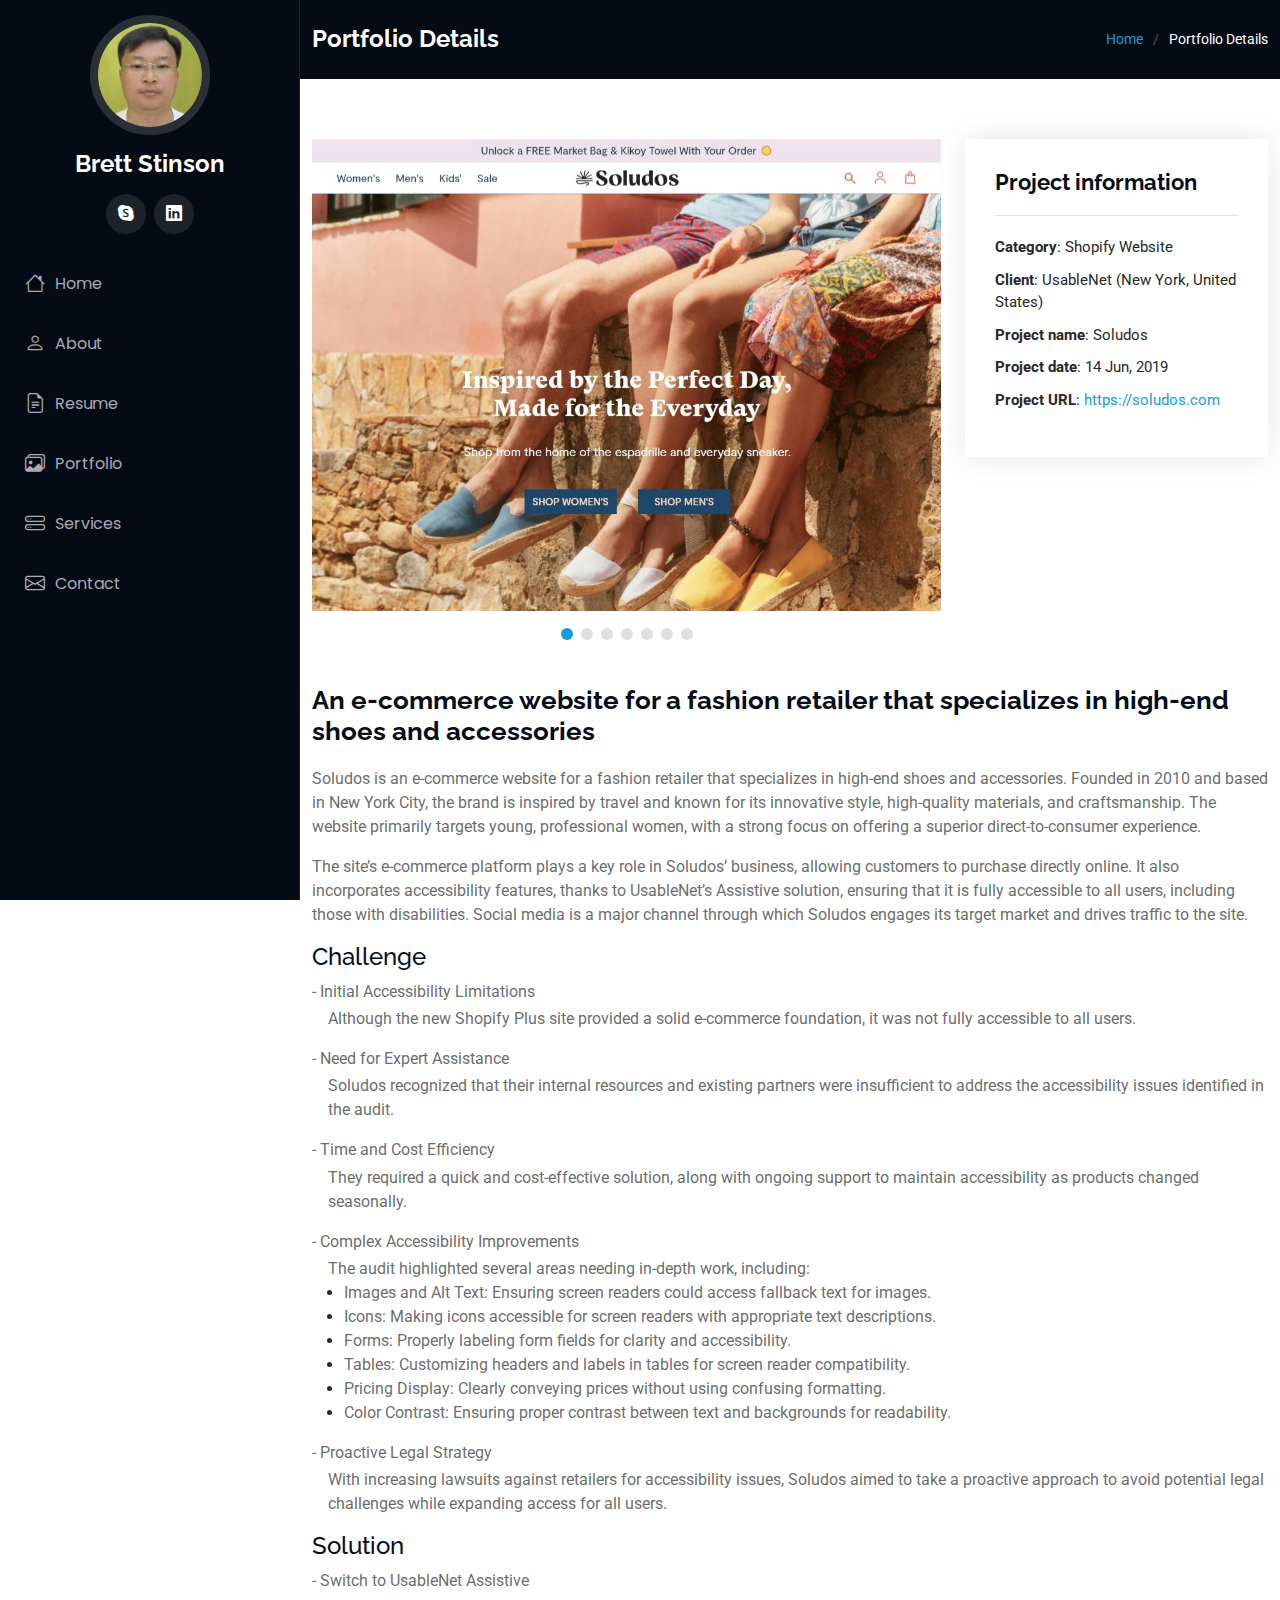
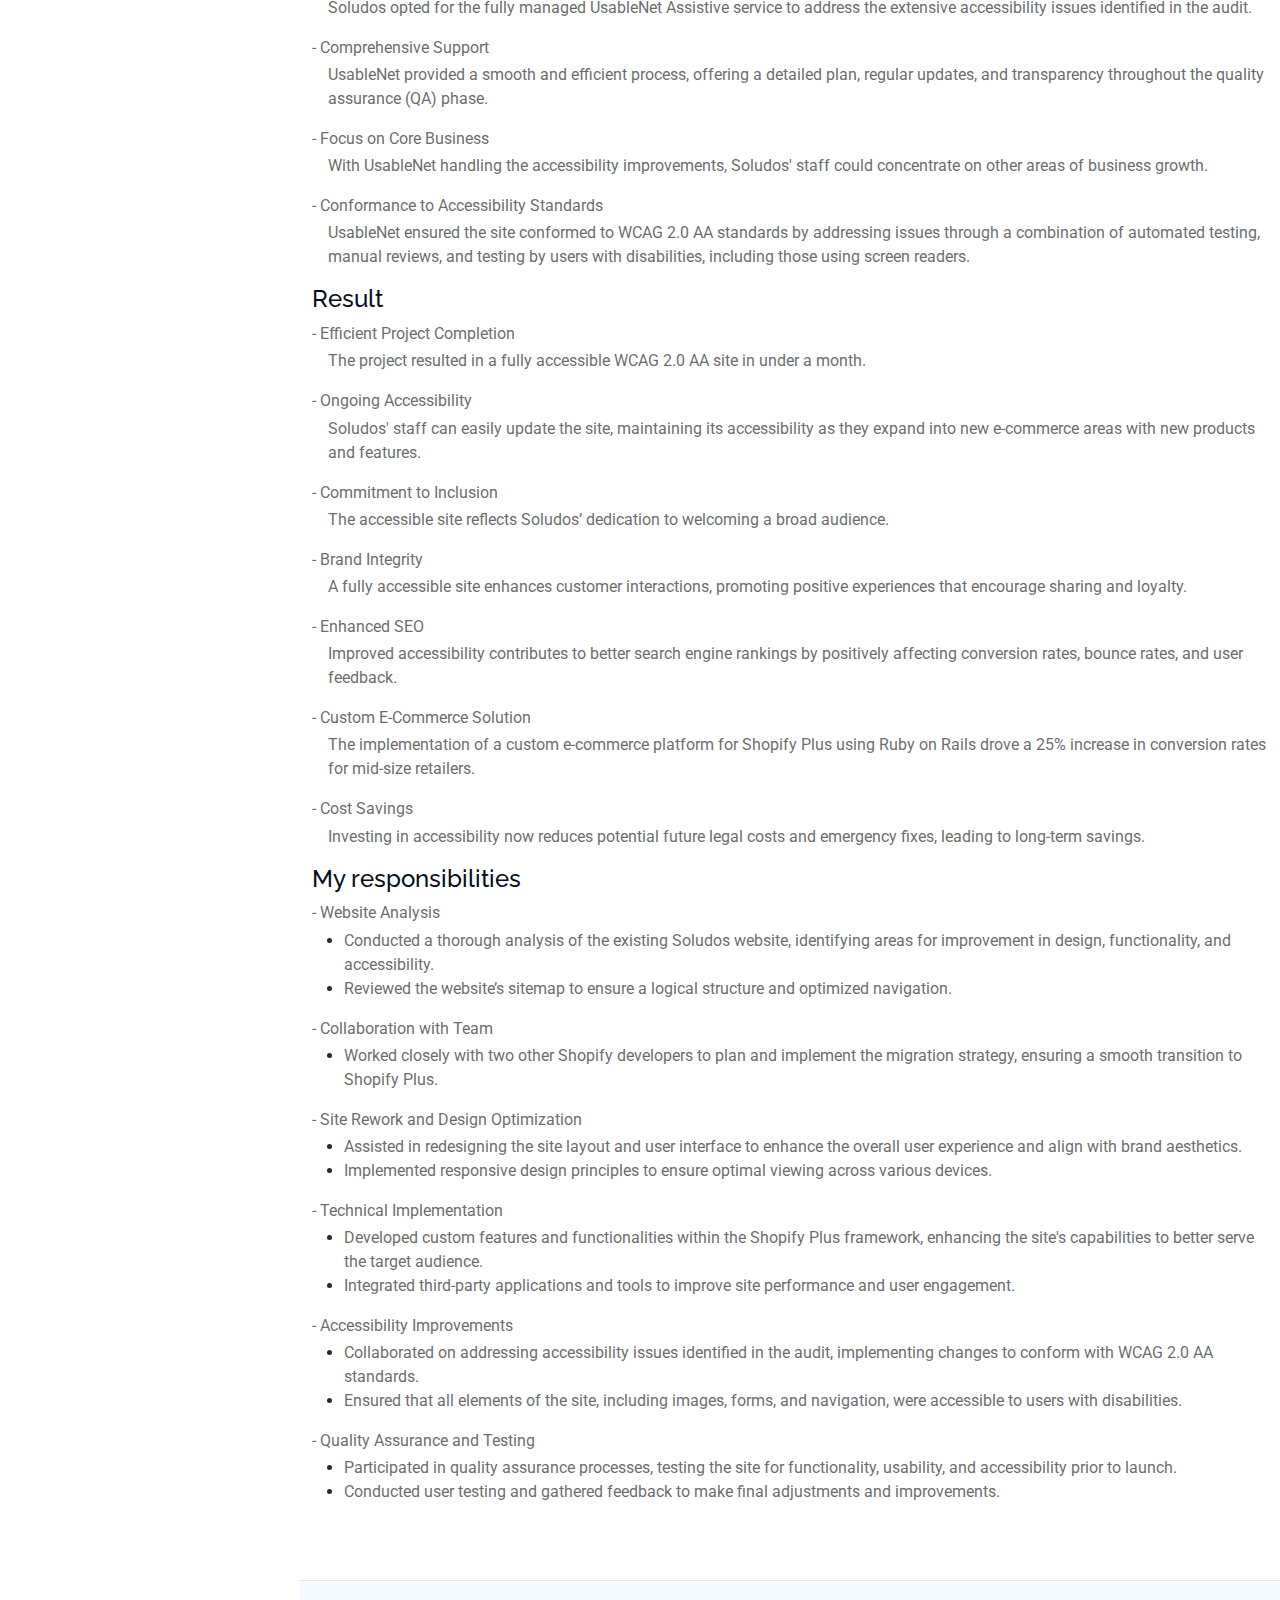
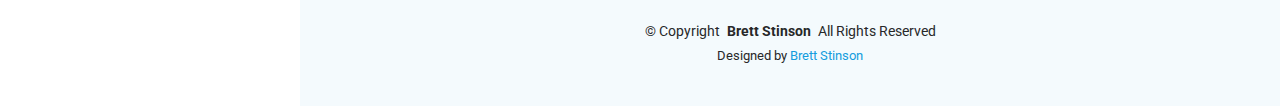
<file: soludos-details.html>
<!DOCTYPE html>
<html lang="en">

<head>
  <meta charset="utf-8">
  <meta content="width=device-width, initial-scale=1.0" name="viewport">
  <title>Portfolio Details - Soludos Shopify Website</title>
  <meta content="" name="description">
  <meta content="" name="keywords">

  <!-- Favicons -->
  <link href="assets/img/favicon.png" rel="icon">
  <link href="assets/img/apple-touch-icon.png" rel="apple-touch-icon">

  <!-- Fonts -->
  <link href="https://fonts.googleapis.com" rel="preconnect">
  <link href="https://fonts.gstatic.com" rel="preconnect" crossorigin>
  <link href="https://fonts.googleapis.com/css2?family=Roboto:ital,wght@0,100;0,300;0,400;0,500;0,700;0,900;1,100;1,300;1,400;1,500;1,700;1,900&family=Poppins:ital,wght@0,100;0,200;0,300;0,400;0,500;0,600;0,700;0,800;0,900;1,100;1,200;1,300;1,400;1,500;1,600;1,700;1,800;1,900&family=Raleway:ital,wght@0,100;0,200;0,300;0,400;0,500;0,600;0,700;0,800;0,900;1,100;1,200;1,300;1,400;1,500;1,600;1,700;1,800;1,900&display=swap" rel="stylesheet">

  <!-- Vendor CSS Files -->
  <link href="assets/vendor/bootstrap/css/bootstrap.min.css" rel="stylesheet">
  <link href="assets/vendor/bootstrap-icons/bootstrap-icons.css" rel="stylesheet">
  <link href="assets/vendor/aos/aos.css" rel="stylesheet">
  <link href="assets/vendor/glightbox/css/glightbox.min.css" rel="stylesheet">
  <link href="assets/vendor/swiper/swiper-bundle.min.css" rel="stylesheet">

  <!-- Main CSS File -->
  <link href="assets/css/main.css" rel="stylesheet">
  <link href="assets/css/custom.css" rel="stylesheet">
</head>

<body class="portfolio-details-page">

  <header id="header" class="header dark-background d-flex flex-column">
    <i class="header-toggle d-xl-none bi bi-list"></i>

    <div class="profile-img">
      <img src="assets/img/my-profile-img.png" alt="" class="img-fluid rounded-circle">
    </div>

    <a href="index.html" class="logo d-flex align-items-center justify-content-center">
      <h1 class="sitename">Brett Stinson</h1>
    </a>

    <div class="social-links text-center">
      <a href="https://join.skype.com/invite/nGgGEkUHl6tu" class="google-plus" title="skype id - live:.cid.b45fe9625360a6f1"><i class="bi bi-skype"></i></a>
      <a href="#" class="linkedin"><i class="bi bi-linkedin"></i></a>
    </div>

    <nav id="navmenu" class="navmenu">
      <ul>
        <li><a href="index.html#hero"><i class="bi bi-house navicon"></i>Home</a></li>
        <li><a href="index.html#about"><i class="bi bi-person navicon"></i> About</a></li>
        <li><a href="index.html#resume"><i class="bi bi-file-earmark-text navicon"></i> Resume</a></li>
        <li><a href="index.html#portfolio"><i class="bi bi-images navicon"></i> Portfolio</a></li>
        <li><a href="index.html#services"><i class="bi bi-hdd-stack navicon"></i> Services</a></li>
        <li><a href="index.html#contact"><i class="bi bi-envelope navicon"></i> Contact</a></li>
      </ul>
    </nav>

  </header>

  <main class="main">

    <!-- Page Title -->
    <div class="page-title dark-background">
      <div class="container d-lg-flex justify-content-between align-items-center">
        <h1 class="mb-2 mb-lg-0">Portfolio Details</h1>
        <nav class="breadcrumbs">
          <ol>
            <li><a href="index.html">Home</a></li>
            <li class="current">Portfolio Details</li>
          </ol>
        </nav>
      </div>
    </div><!-- End Page Title -->

    <!-- Portfolio Details Section -->
    <section id="portfolio-details" class="portfolio-details section">

      <div class="container" data-aos="fade-up" data-aos-delay="100">

        <div class="row gy-4">

          <div class="col-lg-8">
            <div class="portfolio-details-slider swiper init-swiper">

              <script type="application/json" class="swiper-config">
                {
                  "loop": true,
                  "speed": 600,
                  "autoplay": {
                    "delay": 5000
                  },
                  "slidesPerView": "auto",
                  "pagination": {
                    "el": ".swiper-pagination",
                    "type": "bullets",
                    "clickable": true
                  }
                }
              </script>

              <div class="swiper-wrapper align-items-center">

                <div class="swiper-slide">
                  <img src="assets/img/portfolio/5-soludos-shopify.jpg" alt="">
                </div>

                <div class="swiper-slide">
                  <img src="assets/img/portfolio/5-soludos-shopify-2.jpg" alt="">
                </div>

                <div class="swiper-slide">
                  <img src="assets/img/portfolio/5-soludos-shopify-3.jpg" alt="">
                </div>

                <div class="swiper-slide">
                  <img src="assets/img/portfolio/5-soludos-shopify-4.jpg" alt="">
                </div>

                <div class="swiper-slide">
                  <img src="assets/img/portfolio/5-soludos-shopify-5.jpg" alt="">
                </div>

                <div class="swiper-slide">
                  <img src="assets/img/portfolio/5-soludos-shopify-6.jpg" alt="">
                </div>

                <div class="swiper-slide">
                  <img src="assets/img/portfolio/5-soludos-shopify-7.jpg" alt="">
                </div>

              </div>
              <div class="swiper-pagination"></div>
            </div>
          </div>

          <div class="col-lg-4">
            <div class="portfolio-info" data-aos="fade-up" data-aos-delay="200">
              <h3>Project information</h3>
              <ul>
                <li><strong>Category</strong>: Shopify Website</li>
                <li><strong>Client</strong>: UsableNet (New York, United States)</li>
                <li><strong>Project name</strong>: Soludos</li>
                <li><strong>Project date</strong>: 14 Jun, 2019</li>
                <li><strong>Project URL</strong>: <a href="#">https://soludos.com</a></li>
              </ul>
            </div>
          </div>

        </div>

        <div class="row gy-4">
          <div class="col-lg-12">
            <div class="portfolio-description" data-aos="fade-up" data-aos-delay="300">

              <h2>An e-commerce website for a fashion retailer that specializes in high-end shoes and accessories</h2>

              <p>
                Soludos is an e-commerce website for a fashion retailer that specializes in high-end shoes and accessories. Founded in 2010 and based in New York City, the brand is inspired by travel and known for its innovative style, high-quality materials, and craftsmanship. The website primarily targets young, professional women, with a strong focus on offering a superior direct-to-consumer experience.                
              </p>
              <p>
                The site’s e-commerce platform plays a key role in Soludos’ business, allowing customers to purchase directly online. It also incorporates accessibility features, thanks to UsableNet’s Assistive solution, ensuring that it is fully accessible to all users, including those with disabilities. Social media is a major channel through which Soludos engages its target market and drives traffic to the site.                
              </p>
              
              <div class="responsibilities">
                <h4>Challenge</h4>
                <div>
                  <div>
                    <p class="bullet-level-1">
                      - Initial Accessibility Limitations
                    </p>
                    <p class="three-tab-indent">
                      Although the new Shopify Plus site provided a solid e-commerce foundation, it was not fully accessible to all users.
                    </p>
                  </div>
                  
                  <div>
                    <p class="bullet-level-1">
                      - Need for Expert Assistance
                    </p>
                    <p class="three-tab-indent">
                      Soludos recognized that their internal resources and existing partners were insufficient to address the accessibility issues identified in the audit.
                    </p>
                  </div>

                  <div>
                    <p class="bullet-level-1">
                      - Time and Cost Efficiency                      
                    </p>
                    <p class="three-tab-indent">
                      They required a quick and cost-effective solution, along with ongoing support to maintain accessibility as products changed seasonally.
                    </p>
                  </div>

                  <div>
                    <p class="bullet-level-1">
                      - Complex Accessibility Improvements
                    </p>
                    <p class="three-tab-indent margin-bottom-0">
                      The audit highlighted several areas needing in-depth work, including:
                    </p>
                    <ul>
                      <li>
                        <p>
                          Images and Alt Text: Ensuring screen readers could access fallback text for images.
                        </p>
                      </li>
                      <li>
                        <p>
                          Icons: Making icons accessible for screen readers with appropriate text descriptions.
                        </p>
                      </li>
                      <li>
                        <p>
                          Forms: Properly labeling form fields for clarity and accessibility.
                        </p>
                      </li>
                      <li>
                        <p>
                          Tables: Customizing headers and labels in tables for screen reader compatibility.
                        </p>
                      </li>
                      <li>
                        <p>
                          Pricing Display: Clearly conveying prices without using confusing formatting.
                        </p>
                      </li>
                      <li>
                        <p>
                          Color Contrast: Ensuring proper contrast between text and backgrounds for readability.
                        </p>
                      </li>
                    </ul>
                  </div>

                  <div>
                    <p class="bullet-level-1">
                      - Proactive Legal Strategy
                    </p>
                    <p class="three-tab-indent">
                      With increasing lawsuits against retailers for accessibility issues, Soludos aimed to take a proactive approach to avoid potential legal challenges while expanding access for all users.
                    </p>
                  </div>
                </div>
                
                <h4>Solution</h4>
                <div>
                  <div>
                    <p class="bullet-level-1">
                      - Switch to UsableNet Assistive
                    </p>
                    <p class="three-tab-indent">
                      Soludos opted for the fully managed UsableNet Assistive service to address the extensive accessibility issues identified in the audit.
                    </p>
                  </div>
                  <div>
                    <p class="bullet-level-1">
                      - Comprehensive Support
                    </p>
                    <p class="three-tab-indent">
                      UsableNet provided a smooth and efficient process, offering a detailed plan, regular updates, and transparency throughout the quality assurance (QA) phase.
                    </p>
                  </div>
                  <div>
                    <p class="bullet-level-1">
                      - Focus on Core Business
                    </p>
                    <p class="three-tab-indent">
                      With UsableNet handling the accessibility improvements, Soludos' staff could concentrate on other areas of business growth.
                    </p>
                  </div>
                  <div>
                    <p class="bullet-level-1">
                      - Conformance to Accessibility Standards
                    </p>
                    <p class="three-tab-indent">
                      UsableNet ensured the site conformed to WCAG 2.0 AA standards by addressing issues through a combination of automated testing, manual reviews, and testing by users with   disabilities, including those using screen readers.
                    </p>
                  </div>
                </div>

                <h4>Result</h4>
                <div>
                  <div>
                    <p class="bullet-level-1">
                      - Efficient Project Completion
                    </p>
                    <p class="three-tab-indent">
                      The project resulted in a fully accessible WCAG 2.0 AA site in under a month.
                    </p>
                  </div>
                  <div>
                    <p class="bullet-level-1">
                      - Ongoing Accessibility
                    </p>
                    <p class="three-tab-indent">
                      Soludos' staff can easily update the site, maintaining its accessibility as they expand into new e-commerce areas with new products and features.
                    </p>
                  </div>
                  <div>
                    <p class="bullet-level-1">
                      - Commitment to Inclusion
                    </p>
                    <p class="three-tab-indent">
                      The accessible site reflects Soludos’ dedication to welcoming a broad audience.
                    </p>
                  </div>
                  <div>
                    <p class="bullet-level-1">
                      - Brand Integrity
                    </p>
                    <p class="three-tab-indent">
                      A fully accessible site enhances customer interactions, promoting positive experiences that encourage sharing and loyalty.
                    </p>
                  </div>
                  <div>
                    <p class="bullet-level-1">
                      - Enhanced SEO
                    </p>
                    <p class="three-tab-indent">
                      Improved accessibility contributes to better search engine rankings by positively affecting conversion rates, bounce rates, and user feedback.
                    </p>
                  </div>
                  <div>
                    <p class="bullet-level-1">
                      - Custom E-Commerce Solution
                    </p>
                    <p class="three-tab-indent">
                      The implementation of a custom e-commerce platform for Shopify Plus using Ruby on Rails drove a 25% increase in conversion rates for mid-size retailers.
                    </p>
                  </div>
                  <div>
                    <p class="bullet-level-1">
                      - Cost Savings
                    </p>
                    <p class="three-tab-indent">
                      Investing in accessibility now reduces potential future legal costs and emergency fixes, leading to long-term savings.
                    </p>
                  </div>
                </div>

                <h4>My responsibilities</h4>
                <p class="bullet-level-1">
                  - Website Analysis
                </p>
                <ul>
                  <li>
                    <p>
                      Conducted a thorough analysis of the existing Soludos website, identifying areas for improvement in design, functionality, and accessibility.
                    </p>
                  </li>
                  <li>
                    <p>
                      Reviewed the website’s sitemap to ensure a logical structure and optimized navigation.
                    </p>
                  </li>
                </ul>

                <p class="bullet-level-1">
                  - Collaboration with Team
                </p>
                <ul>
                  <li>
                    <p>
                      Worked closely with two other Shopify developers to plan and implement the migration strategy, ensuring a smooth transition to Shopify Plus.
                    </p>
                  </li>
                </ul>

                <p class="bullet-level-1">
                  - Site Rework and Design Optimization
                </p>
                <ul>
                  <li>
                    <p>
                      Assisted in redesigning the site layout and user interface to enhance the overall user experience and align with brand aesthetics.
                    </p>
                  </li>
                  <li>
                    <p>
                      Implemented responsive design principles to ensure optimal viewing across various devices.
                    </p>
                  </li>
                </ul>
                
                <p class="bullet-level-1">
                  - Technical Implementation
                </p>
                <ul>
                  <li>
                    <p>
                      Developed custom features and functionalities within the Shopify Plus framework, enhancing the site's capabilities to better serve the target audience.
                    </p>
                  </li>
                  <li>
                    <p>
                      Integrated third-party applications and tools to improve site performance and user engagement.
                    </p>
                  </li>
                </ul>

                <p class="bullet-level-1">
                  - Accessibility Improvements
                </p>
                <ul>
                  <li>
                    <p>
                      Collaborated on addressing accessibility issues identified in the audit, implementing changes to conform with WCAG 2.0 AA standards.
                    </p>
                  </li>
                  <li>
                    <p>
                      Ensured that all elements of the site, including images, forms, and navigation, were accessible to users with disabilities.
                    </p>
                  </li>
                </ul>

                <p class="bullet-level-1">
                  - Quality Assurance and Testing
                </p>
                <ul>
                  <li>
                    <p>
                      Participated in quality assurance processes, testing the site for functionality, usability, and accessibility prior to launch.
                    </p>
                  </li>
                  <li>
                    <p>
                      Conducted user testing and gathered feedback to make final adjustments and improvements.
                    </p>
                  </li>
                </ul>
              </div>
            </div>
          </div>
        </div>

      </div>

    </section><!-- /Portfolio Details Section -->

  </main>

  <footer id="footer" class="footer position-relative light-background">

    <div class="container">
      <div class="copyright text-center ">
        <p>© <span>Copyright</span> <strong class="px-1 sitename">Brett Stinson</strong> <span>All Rights Reserved</span></p>
      </div>
      <div class="credits">
        Designed by <a href="https://brettstinson92727.github.io">Brett Stinson</a>
      </div>
    </div>

  </footer>

  <!-- Scroll Top -->
  <a href="#" id="scroll-top" class="scroll-top d-flex align-items-center justify-content-center"><i class="bi bi-arrow-up-short"></i></a>

  <!-- Preloader -->
  <div id="preloader"></div>

  <!-- Vendor JS Files -->
  <script src="assets/vendor/bootstrap/js/bootstrap.bundle.min.js"></script>
  <script src="assets/vendor/php-email-form/validate.js"></script>
  <script src="assets/vendor/aos/aos.js"></script>
  <script src="assets/vendor/typed.js/typed.umd.js"></script>
  <script src="assets/vendor/purecounter/purecounter_vanilla.js"></script>
  <script src="assets/vendor/waypoints/noframework.waypoints.js"></script>
  <script src="assets/vendor/glightbox/js/glightbox.min.js"></script>
  <script src="assets/vendor/imagesloaded/imagesloaded.pkgd.min.js"></script>
  <script src="assets/vendor/isotope-layout/isotope.pkgd.min.js"></script>
  <script src="assets/vendor/swiper/swiper-bundle.min.js"></script>

  <!-- Main JS File -->
  <script src="assets/js/main.js"></script>

</body>

</html>
</file>
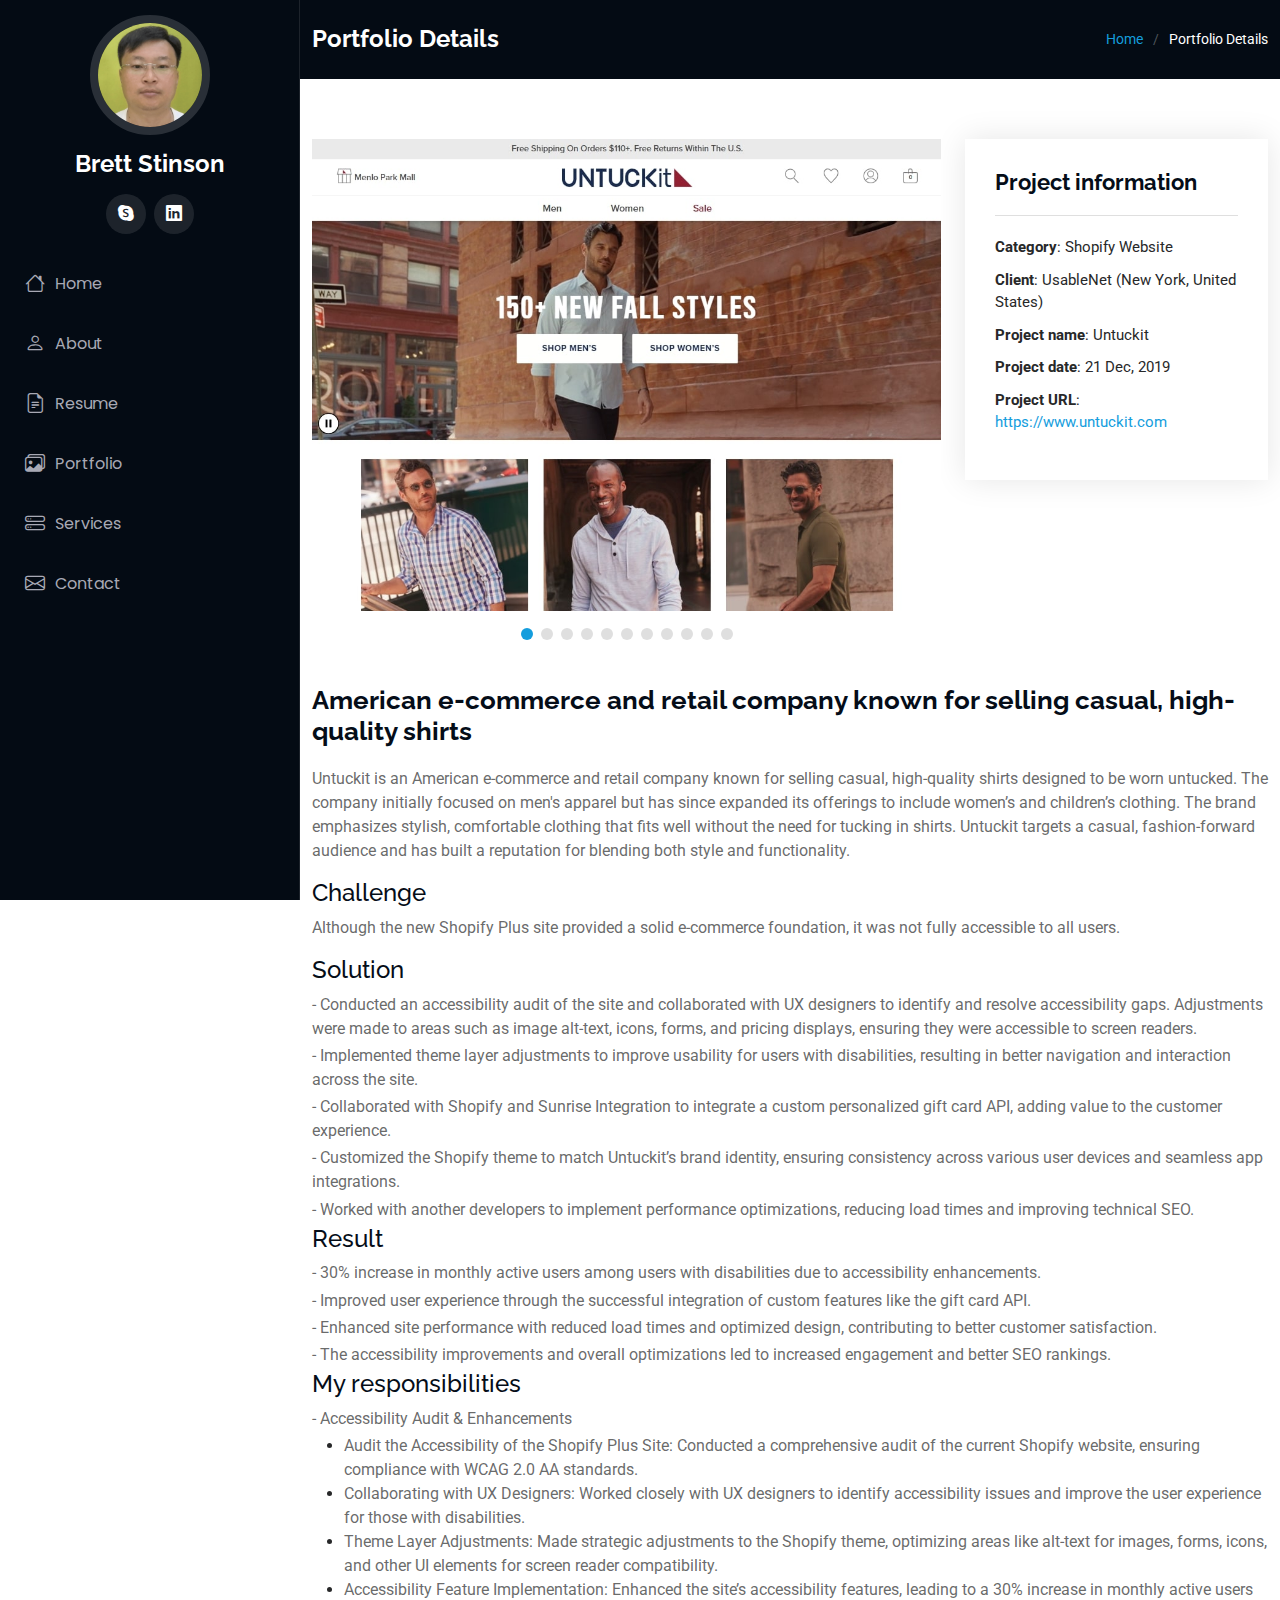
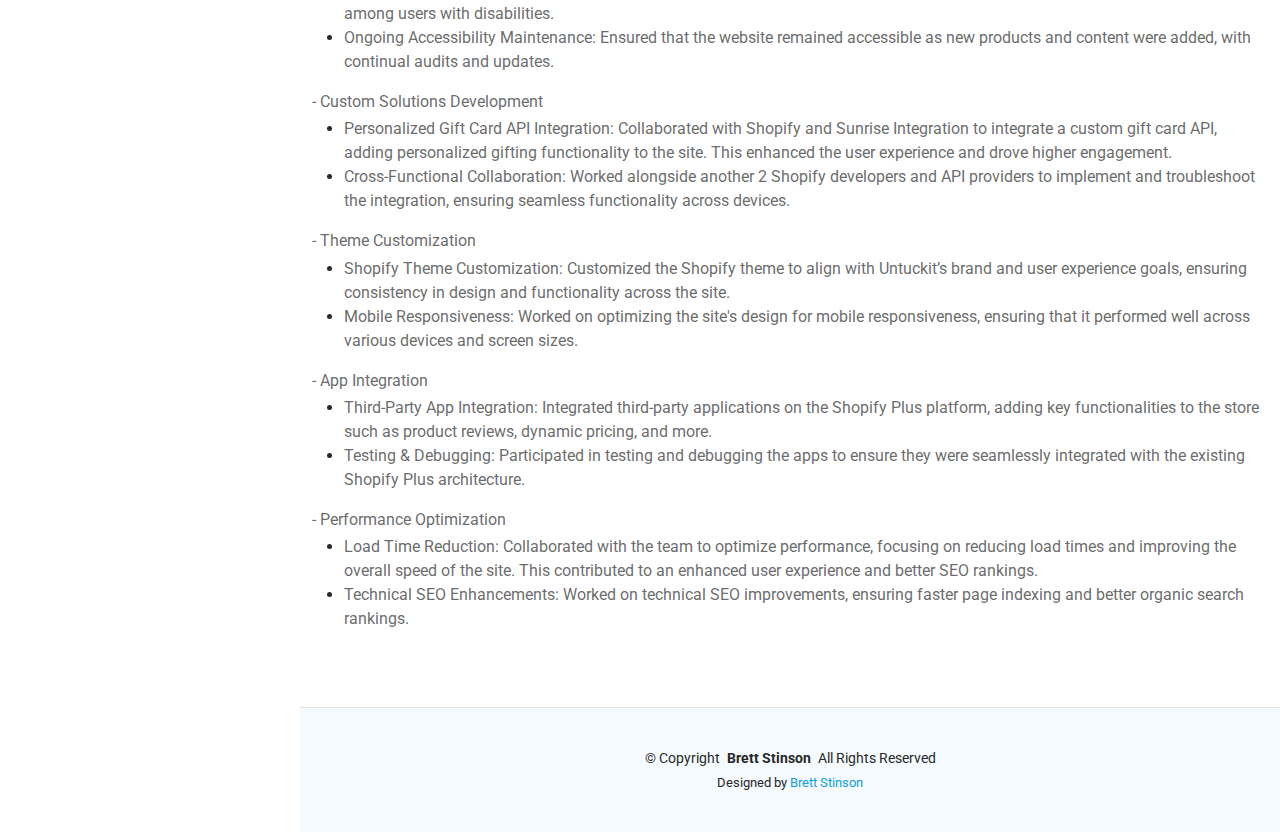
<file: untuckit-details.html>
<!DOCTYPE html>
<html lang="en">

<head>
  <meta charset="utf-8">
  <meta content="width=device-width, initial-scale=1.0" name="viewport">
  <title>Portfolio Details - Untuckit Shopify Website</title>
  <meta content="" name="description">
  <meta content="" name="keywords">

  <!-- Favicons -->
  <link href="assets/img/favicon.png" rel="icon">
  <link href="assets/img/apple-touch-icon.png" rel="apple-touch-icon">

  <!-- Fonts -->
  <link href="https://fonts.googleapis.com" rel="preconnect">
  <link href="https://fonts.gstatic.com" rel="preconnect" crossorigin>
  <link href="https://fonts.googleapis.com/css2?family=Roboto:ital,wght@0,100;0,300;0,400;0,500;0,700;0,900;1,100;1,300;1,400;1,500;1,700;1,900&family=Poppins:ital,wght@0,100;0,200;0,300;0,400;0,500;0,600;0,700;0,800;0,900;1,100;1,200;1,300;1,400;1,500;1,600;1,700;1,800;1,900&family=Raleway:ital,wght@0,100;0,200;0,300;0,400;0,500;0,600;0,700;0,800;0,900;1,100;1,200;1,300;1,400;1,500;1,600;1,700;1,800;1,900&display=swap" rel="stylesheet">

  <!-- Vendor CSS Files -->
  <link href="assets/vendor/bootstrap/css/bootstrap.min.css" rel="stylesheet">
  <link href="assets/vendor/bootstrap-icons/bootstrap-icons.css" rel="stylesheet">
  <link href="assets/vendor/aos/aos.css" rel="stylesheet">
  <link href="assets/vendor/glightbox/css/glightbox.min.css" rel="stylesheet">
  <link href="assets/vendor/swiper/swiper-bundle.min.css" rel="stylesheet">

  <!-- Main CSS File -->
  <link href="assets/css/main.css" rel="stylesheet">
  <link href="assets/css/custom.css" rel="stylesheet">
</head>

<body class="portfolio-details-page">

  <header id="header" class="header dark-background d-flex flex-column">
    <i class="header-toggle d-xl-none bi bi-list"></i>

    <div class="profile-img">
      <img src="assets/img/my-profile-img.png" alt="" class="img-fluid rounded-circle">
    </div>

    <a href="index.html" class="logo d-flex align-items-center justify-content-center">
      <h1 class="sitename">Brett Stinson</h1>
    </a>

    <div class="social-links text-center">
      <a href="https://join.skype.com/invite/nGgGEkUHl6tu" class="google-plus" title="skype id - live:.cid.b45fe9625360a6f1"><i class="bi bi-skype"></i></a>
      <a href="#" class="linkedin"><i class="bi bi-linkedin"></i></a>
    </div>

    <nav id="navmenu" class="navmenu">
      <ul>
        <li><a href="index.html#hero"><i class="bi bi-house navicon"></i>Home</a></li>
        <li><a href="index.html#about"><i class="bi bi-person navicon"></i> About</a></li>
        <li><a href="index.html#resume"><i class="bi bi-file-earmark-text navicon"></i> Resume</a></li>
        <li><a href="index.html#portfolio"><i class="bi bi-images navicon"></i> Portfolio</a></li>
        <li><a href="index.html#services"><i class="bi bi-hdd-stack navicon"></i> Services</a></li>
        <li><a href="index.html#contact"><i class="bi bi-envelope navicon"></i> Contact</a></li>
      </ul>
    </nav>

  </header>

  <main class="main">

    <!-- Page Title -->
    <div class="page-title dark-background">
      <div class="container d-lg-flex justify-content-between align-items-center">
        <h1 class="mb-2 mb-lg-0">Portfolio Details</h1>
        <nav class="breadcrumbs">
          <ol>
            <li><a href="index.html">Home</a></li>
            <li class="current">Portfolio Details</li>
          </ol>
        </nav>
      </div>
    </div><!-- End Page Title -->

    <!-- Portfolio Details Section -->
    <section id="portfolio-details" class="portfolio-details section">

      <div class="container" data-aos="fade-up" data-aos-delay="100">

        <div class="row gy-4">

          <div class="col-lg-8">
            <div class="portfolio-details-slider swiper init-swiper">

              <script type="application/json" class="swiper-config">
                {
                  "loop": true,
                  "speed": 600,
                  "autoplay": {
                    "delay": 5000
                  },
                  "slidesPerView": "auto",
                  "pagination": {
                    "el": ".swiper-pagination",
                    "type": "bullets",
                    "clickable": true
                  }
                }
              </script>

              <div class="swiper-wrapper align-items-center">

                <div class="swiper-slide">
                  <img src="assets/img/portfolio/6-untuckit-shopify.jpg" alt="">
                </div>

                <div class="swiper-slide">
                  <img src="assets/img/portfolio/6-untuckit-shopify-2.jpg" alt="">
                </div>

                <div class="swiper-slide">
                  <img src="assets/img/portfolio/6-untuckit-shopify-3.jpg" alt="">
                </div>

                <div class="swiper-slide">
                  <img src="assets/img/portfolio/6-untuckit-shopify-4.jpg" alt="">
                </div>

                <div class="swiper-slide">
                  <img src="assets/img/portfolio/6-untuckit-shopify-5.jpg" alt="">
                </div>

                <div class="swiper-slide">
                  <img src="assets/img/portfolio/6-untuckit-shopify-6.jpg" alt="">
                </div>

                <div class="swiper-slide">
                  <img src="assets/img/portfolio/6-untuckit-shopify-7.jpg" alt="">
                </div>

                <div class="swiper-slide">
                  <img src="assets/img/portfolio/6-untuckit-shopify-8.jpg" alt="">
                </div>

                <div class="swiper-slide">
                  <img src="assets/img/portfolio/6-untuckit-shopify-9.jpg" alt="">
                </div>

                <div class="swiper-slide">
                  <img src="assets/img/portfolio/6-untuckit-shopify-10.jpg" alt="">
                </div>

                <div class="swiper-slide">
                  <img src="assets/img/portfolio/6-untuckit-shopify-11.jpg" alt="">
                </div>

              </div>
              <div class="swiper-pagination"></div>
            </div>
          </div>

          <div class="col-lg-4">
            <div class="portfolio-info" data-aos="fade-up" data-aos-delay="200">
              <h3>Project information</h3>
              <ul>
                <li><strong>Category</strong>: Shopify Website</li>
                <li><strong>Client</strong>: UsableNet (New York, United States)</li>
                <li><strong>Project name</strong>: Untuckit</li>
                <li><strong>Project date</strong>: 21 Dec, 2019</li>
                <li><strong>Project URL</strong>: <a href="#">https://www.untuckit.com</a></li>
              </ul>
            </div>
          </div>

        </div>

        <div class="row gy-4">
          <div class="col-lg-12">
            <div class="portfolio-description" data-aos="fade-up" data-aos-delay="300">

              <h2>American e-commerce and retail company known for selling casual, high-quality shirts</h2>

              <p>
                Untuckit is an American e-commerce and retail company known for selling casual, high-quality shirts designed to be worn untucked. The company initially focused on men's apparel but has since expanded its offerings to include women’s and children’s clothing. The brand emphasizes stylish, comfortable clothing that fits well without the need for tucking in 
                shirts. Untuckit targets a casual, fashion-forward audience and has built a reputation for blending both style and functionality.
              </p>
              
              <div class="responsibilities">
                <h4>Challenge</h4>
                <p>
                  Although the new Shopify Plus site provided a solid e-commerce foundation, it was not fully accessible to all users.
                </p>
                
                <h4>Solution</h4>
                <div>
                  <p class="bullet-level-1">
                    - Conducted an accessibility audit of the site and collaborated with UX designers to identify and resolve accessibility gaps. Adjustments were made to areas such as image alt-text, icons, forms, and pricing displays, ensuring they were accessible to screen readers.
                  </p>
                  <p class="bullet-level-1">
                    - Implemented theme layer adjustments to improve usability for users with disabilities, resulting in better navigation and interaction across the site.
                  </p>
                  <p class="bullet-level-1">
                    - Collaborated with Shopify and Sunrise Integration to integrate a custom personalized gift card API, adding value to the customer experience.
                  </p>
                  <p class="bullet-level-1">
                    - Customized the Shopify theme to match Untuckit’s brand identity, ensuring consistency across various user devices and seamless app integrations.
                  </p>
                  <p class="bullet-level-1">
                    - Worked with another developers to implement performance optimizations, reducing load times and improving technical SEO.
                  </p>
                </div>

                <h4>Result</h4>
                <div>
                  <p class="bullet-level-1">
                    - 30% increase in monthly active users among users with disabilities due to accessibility enhancements.
                  </p>
                  <p class="bullet-level-1">
                    - Improved user experience through the successful integration of custom features like the gift card API.
                  </p>
                  <p class="bullet-level-1">
                    - Enhanced site performance with reduced load times and optimized design, contributing to better customer satisfaction.
                  </p>
                  <p class="bullet-level-1">
                    - The accessibility improvements and overall optimizations led to increased engagement and better SEO rankings.
                  </p>
                </div>

                <h4>My responsibilities</h4>
                <p class="bullet-level-1">
                  - Accessibility Audit & Enhancements
                </p>
                <ul>
                  <li>
                    <p>
                      Audit the Accessibility of the Shopify Plus Site: Conducted a comprehensive audit of the current Shopify website, ensuring compliance with WCAG 2.0 AA standards.
                    </p>
                  </li>
                  <li>
                    <p>
                      Collaborating with UX Designers: Worked closely with UX designers to identify accessibility issues and improve the user experience for those with disabilities.
                    </p>
                  </li>
                  <li>
                    <p>
                      Theme Layer Adjustments: Made strategic adjustments to the Shopify theme, optimizing areas like alt-text for images, forms, icons, and other UI elements for screen reader compatibility.
                    </p>
                  </li>
                  <li>
                    <p>
                      Accessibility Feature Implementation: Enhanced the site’s accessibility features, leading to a 30% increase in monthly active users among users with disabilities.
                    </p>
                  </li>
                  <li>
                    <p>
                      Ongoing Accessibility Maintenance: Ensured that the website remained accessible as new products and content were added, with continual audits and updates.
                    </p>
                  </li>
                </ul>

                <p class="bullet-level-1">
                  - Custom Solutions Development
                </p>
                <ul>
                  <li>
                    <p>
                      Personalized Gift Card API Integration: Collaborated with Shopify and Sunrise Integration to integrate a custom gift card API, adding personalized gifting functionality to the site. This enhanced the user experience and drove higher engagement.
                    </p>
                  </li>
                  <li>
                    <p>
                      Cross-Functional Collaboration: Worked alongside another 2 Shopify developers and API providers to implement and troubleshoot the integration, ensuring seamless functionality across devices.
                    </p>
                  </li>
                </ul>

                <p class="bullet-level-1">
                  - Theme Customization
                </p>
                <ul>
                  <li>
                    <p>
                      Shopify Theme Customization: Customized the Shopify theme to align with Untuckit’s brand and user experience goals, ensuring consistency in design and functionality across the site.
                    </p>
                  </li>
                  <li>
                    <p>
                      Mobile Responsiveness: Worked on optimizing the site's design for mobile responsiveness, ensuring that it performed well across various devices and screen sizes.
                    </p>
                  </li>
                </ul>
                
                <p class="bullet-level-1">
                  - App Integration
                </p>
                <ul>
                  <li>
                    <p>
                      Third-Party App Integration: Integrated third-party applications on the Shopify Plus platform, adding key functionalities to the store such as product reviews, dynamic pricing, and more.
                    </p>
                  </li>
                  <li>
                    <p>
                      Testing & Debugging: Participated in testing and debugging the apps to ensure they were seamlessly integrated with the existing Shopify Plus architecture.
                    </p>
                  </li>
                </ul>

                <p class="bullet-level-1">
                  - Performance Optimization
                </p>
                <ul>
                  <li>
                    <p>
                      Load Time Reduction: Collaborated with the team to optimize performance, focusing on reducing load times and improving the overall speed of the site. This contributed to an enhanced user experience and better SEO rankings.
                    </p>
                  </li>
                  <li>
                    <p>
                      Technical SEO Enhancements: Worked on technical SEO improvements, ensuring faster page indexing and better organic search rankings.
                    </p>
                  </li>
                </ul>

              </div>
            </div>
          </div>
        </div>

      </div>

    </section><!-- /Portfolio Details Section -->

  </main>

  <footer id="footer" class="footer position-relative light-background">

    <div class="container">
      <div class="copyright text-center ">
        <p>© <span>Copyright</span> <strong class="px-1 sitename">Brett Stinson</strong> <span>All Rights Reserved</span></p>
      </div>
      <div class="credits">
        Designed by <a href="https://brettstinson92727.github.io">Brett Stinson</a>
      </div>
    </div>

  </footer>

  <!-- Scroll Top -->
  <a href="#" id="scroll-top" class="scroll-top d-flex align-items-center justify-content-center"><i class="bi bi-arrow-up-short"></i></a>

  <!-- Preloader -->
  <div id="preloader"></div>

  <!-- Vendor JS Files -->
  <script src="assets/vendor/bootstrap/js/bootstrap.bundle.min.js"></script>
  <script src="assets/vendor/php-email-form/validate.js"></script>
  <script src="assets/vendor/aos/aos.js"></script>
  <script src="assets/vendor/typed.js/typed.umd.js"></script>
  <script src="assets/vendor/purecounter/purecounter_vanilla.js"></script>
  <script src="assets/vendor/waypoints/noframework.waypoints.js"></script>
  <script src="assets/vendor/glightbox/js/glightbox.min.js"></script>
  <script src="assets/vendor/imagesloaded/imagesloaded.pkgd.min.js"></script>
  <script src="assets/vendor/isotope-layout/isotope.pkgd.min.js"></script>
  <script src="assets/vendor/swiper/swiper-bundle.min.js"></script>

  <!-- Main JS File -->
  <script src="assets/js/main.js"></script>

</body>

</html>
</file>
<file: assets/css/custom.css>
.btn.white {
  background: #fff;
  border: 2px solid #232323;
  box-shadow: rgb(0 0 0 / 10%) 0px 2px 1px !important;
  color: #232323;
}

.btn.white:hover, .btn.white:active {
  background: #232323;
  color: #fff;
  border-color: #232323;
}

.margin-5px-left {
  margin-left: 5px;
}

.responsibilities ul li p {
  margin: 0;
}

.responsibilities .bullet-level-1 {
  margin-bottom: 0.2rem;
}

.three-tab-indent {
  margin-left: 1rem;
}

.margin-bottom-0 {
  margin-bottom: 0;
}
</file>
<file: assets/css/main.css>
/**
* Template Name: iPortfolio
* Template URL: https://bootstrapmade.com/iportfolio-bootstrap-portfolio-websites-template/
* Updated: Jun 29 2024 with Bootstrap v5.3.3
* Author: BootstrapMade.com
* License: https://bootstrapmade.com/license/
*/

/*--------------------------------------------------------------
# Font & Color Variables
# Help: https://bootstrapmade.com/color-system/
--------------------------------------------------------------*/
/* Fonts */
:root {
  --default-font: "Roboto",  system-ui, -apple-system, "Segoe UI", Roboto, "Helvetica Neue", Arial, "Noto Sans", "Liberation Sans", sans-serif, "Apple Color Emoji", "Segoe UI Emoji", "Segoe UI Symbol", "Noto Color Emoji";
  --heading-font: "Raleway",  sans-serif;
  --nav-font: "Poppins",  sans-serif;
}

/* Global Colors - The following color variables are used throughout the website. Updating them here will change the color scheme of the entire website */
:root { 
  --background-color: #ffffff; /* Background color for the entire website, including individual sections */
  --default-color: #272829; /* Default color used for the majority of the text content across the entire website */
  --heading-color: #050d18; /* Color for headings, subheadings and title throughout the website */
  --accent-color: #149ddd; /* Accent color that represents your brand on the website. It's used for buttons, links, and other elements that need to stand out */
  --surface-color: #ffffff; /* The surface color is used as a background of boxed elements within sections, such as cards, icon boxes, or other elements that require a visual separation from the global background. */
  --contrast-color: #ffffff; /* Contrast color for text, ensuring readability against backgrounds of accent, heading, or default colors. */
}

/* Nav Menu Colors - The following color variables are used specifically for the navigation menu. They are separate from the global colors to allow for more customization options */
:root {
  --nav-color: #a8a9b4;  /* The default color of the main navmenu links */
  --nav-hover-color: #ffffff; /* Applied to main navmenu links when they are hovered over or active */
  --nav-mobile-background-color: #040b14; /* Used as the background color for mobile navigation menu */
  --nav-dropdown-background-color: #040b14; /* Used as the background color for dropdown items that appear when hovering over primary navigation items */
  --nav-dropdown-color: #a8a9b4; /* Used for navigation links of the dropdown items in the navigation menu. */
  --nav-dropdown-hover-color: #ffffff; /* Similar to --nav-hover-color, this color is applied to dropdown navigation links when they are hovered over. */
}

/* Color Presets - These classes override global colors when applied to any section or element, providing reuse of the sam color scheme. */

.light-background {
  --background-color: #f4fafd;
  --surface-color: #ffffff;
}

.dark-background {
  --background-color: #040b14;
  --default-color: #ffffff;
  --heading-color: #ffffff;
  --surface-color: #151f2b;
  --contrast-color: #ffffff;
}

/* Smooth scroll */
:root {
  scroll-behavior: smooth;
}

/*--------------------------------------------------------------
# General Styling & Shared Classes
--------------------------------------------------------------*/
body {
  color: var(--default-color);
  background-color: var(--background-color);
  font-family: var(--default-font);
}

a {
  color: var(--accent-color);
  text-decoration: none;
  transition: 0.3s;
}

a:hover {
  color: color-mix(in srgb, var(--accent-color), transparent 25%);
  text-decoration: none;
}

h1,
h2,
h3,
h4,
h5,
h6 {
  color: var(--heading-color);
  font-family: var(--heading-font);
}

/* PHP Email Form Messages
------------------------------*/
.php-email-form .error-message {
  display: none;
  background: #df1529;
  color: #ffffff;
  text-align: left;
  padding: 15px;
  margin-bottom: 24px;
  font-weight: 600;
}

.php-email-form .sent-message {
  display: none;
  color: #ffffff;
  background: #059652;
  text-align: center;
  padding: 15px;
  margin-bottom: 24px;
  font-weight: 600;
}

.php-email-form .loading {
  display: none;
  background: var(--surface-color);
  text-align: center;
  padding: 15px;
  margin-bottom: 24px;
}

.php-email-form .loading:before {
  content: "";
  display: inline-block;
  border-radius: 50%;
  width: 24px;
  height: 24px;
  margin: 0 10px -6px 0;
  border: 3px solid var(--accent-color);
  border-top-color: var(--surface-color);
  animation: php-email-form-loading 1s linear infinite;
}

@keyframes php-email-form-loading {
  0% {
    transform: rotate(0deg);
  }

  100% {
    transform: rotate(360deg);
  }
}

/*--------------------------------------------------------------
# Global Header
--------------------------------------------------------------*/
.header {
  color: var(--default-color);
  background-color: var(--background-color);
  position: fixed;
  top: 0;
  left: 0;
  bottom: 0;
  padding: 0 15px;
  width: 300px;
  transition: all ease-in-out 0.3s;
  overflow-y: auto;
  z-index: 997;
  border-right: 1px solid color-mix(in srgb, var(--default-color), transparent 90%);
}

.header .profile-img img {
  margin: 15px auto;
  display: block;
  width: 120px;
  border: 8px solid color-mix(in srgb, var(--default-color), transparent 85%);
}

.header .logo {
  line-height: 1;
  margin-bottom: 15px;
}

.header .logo img {
  max-height: 32px;
  margin-right: 8px;
}

.header .logo h1 {
  font-size: 24px;
  margin: 0;
  font-weight: 700;
  color: var(--heading-color);
}

.header .social-links {
  margin: 0 0 20px 0;
}

.header .social-links a {
  font-size: 16px;
  display: inline-flex;
  align-items: center;
  justify-content: center;
  background: color-mix(in srgb, var(--default-color), transparent 90%);
  color: var(--default-color);
  margin: 0 2px;
  border-radius: 50%;
  text-align: center;
  width: 40px;
  height: 40px;
  transition: 0.3s;
}

.header .social-links a:hover {
  color: var(--contrast-color);
  background: var(--accent-color);
}

@media (min-width: 1200px) {

  .header~main,
  .header~#footer {
    margin-left: 300px;
  }
}

@media (max-width: 1199px) {
  .header {
    left: -100%;
  }
}

.header.header-show {
  left: 0;
}

.header .header-toggle {
  color: var(--contrast-color);
  background-color: var(--accent-color);
  font-size: 22px;
  display: flex;
  align-items: center;
  justify-content: center;
  width: 40px;
  height: 40px;
  border-radius: 50%;
  cursor: pointer;
  position: fixed;
  top: 15px;
  right: 15px;
  z-index: 9999;
  transition: background-color 0.3s;
}

.header .header-toggle:hover {
  color: var(--contrast-color);
  background-color: color-mix(in srgb, var(--accent-color) 90%, white 15%);
}

/*--------------------------------------------------------------
# Navigation Menu
--------------------------------------------------------------*/
.mobile-nav-toggle {
  display: none;
}

.navmenu {
  padding: 0;
  z-index: 9997;
}

.navmenu ul {
  list-style: none;
  padding: 0 0 20px 0;
  margin: 0;
}

.navmenu a,
.navmenu a:focus {
  color: var(--nav-color);
  padding: 15px 10px;
  font-family: var(--nav-font);
  font-size: 16px;
  font-weight: 400;
  display: flex;
  align-items: center;
  white-space: nowrap;
  transition: 0.3s;
  width: 100%;
}

.navmenu a .navicon,
.navmenu a:focus .navicon {
  font-size: 20px;
  margin-right: 10px;
}

.navmenu a .toggle-dropdown,
.navmenu a:focus .toggle-dropdown {
  font-size: 12px;
  line-height: 0;
  margin-left: auto;
  width: 30px;
  height: 30px;
  display: flex;
  align-items: center;
  justify-content: center;
  border-radius: 50%;
  transition: 0.3s;
  flex-shrink: 0;
  background-color: color-mix(in srgb, var(--accent-color), transparent 90%);
}

.navmenu a .toggle-dropdown:hover,
.navmenu a:focus .toggle-dropdown:hover {
  background-color: var(--accent-color);
  color: var(--contrast-color);
}

.navmenu a:hover,
.navmenu .active,
.navmenu .active:focus {
  color: var(--nav-hover-color);
}

.navmenu a:hover .navicon,
.navmenu .active .navicon,
.navmenu .active:focus .navicon {
  color: var(--accent-color);
}

.navmenu .active .toggle-dropdown,
.navmenu .active:focus .toggle-dropdown {
  background-color: var(--accent-color);
  color: var(--contrast-color);
  transform: rotate(180deg);
}

.navmenu .dropdown {
  display: block;
}

.navmenu .dropdown a,
.navmenu .dropdown a:focus {
  color: --nav-dropdown-color;
}

.navmenu .dropdown a:hover,
.navmenu .dropdown .active,
.navmenu .dropdown .active:focus {
  color: var(--nav-dropdown-hover-color);
}

.navmenu .dropdown ul {
  position: static;
  display: none;
  z-index: 99;
  padding: 5px 10px;
  margin: 5px 10px;
  background-color: var(--nav-dropdown-background-color);
  border: 1px solid color-mix(in srgb, var(--default-color), transparent 90%);
  box-shadow: none;
  transition: all 0.5s ease-in-out;
}

.navmenu .dropdown ul ul {
  background-color: rgba(33, 37, 41, 0.1);
}

.navmenu .dropdown>.dropdown-active {
  display: block;
  background-color: rgba(33, 37, 41, 0.03);
}

/*--------------------------------------------------------------
# Global Footer
--------------------------------------------------------------*/
.footer {
  color: var(--default-color);
  background-color: var(--background-color);
  font-size: 14px;
  padding: 40px 0;
  position: relative;
  border-top: 1px solid color-mix(in srgb, var(--default-color), transparent 90%);
}

.footer .copyright p {
  margin-bottom: 0;
}

.footer .credits {
  margin-top: 4px;
  font-size: 13px;
  text-align: center;
}

/*--------------------------------------------------------------
# Preloader
--------------------------------------------------------------*/
#preloader {
  position: fixed;
  inset: 0;
  z-index: 999999;
  overflow: hidden;
  background: var(--background-color);
  transition: all 0.6s ease-out;
}

#preloader:before {
  content: "";
  position: fixed;
  top: calc(50% - 30px);
  left: calc(50% - 30px);
  border: 6px solid #ffffff;
  border-color: var(--accent-color) transparent var(--accent-color) transparent;
  border-radius: 50%;
  width: 60px;
  height: 60px;
  animation: animate-preloader 1.5s linear infinite;
}

@keyframes animate-preloader {
  0% {
    transform: rotate(0deg);
  }

  100% {
    transform: rotate(360deg);
  }
}

/*--------------------------------------------------------------
# Scroll Top Button
--------------------------------------------------------------*/
.scroll-top {
  position: fixed;
  visibility: hidden;
  opacity: 0;
  right: 15px;
  bottom: -15px;
  z-index: 99999;
  background-color: var(--accent-color);
  width: 44px;
  height: 44px;
  border-radius: 50px;
  transition: all 0.4s;
}

.scroll-top i {
  font-size: 24px;
  color: var(--contrast-color);
  line-height: 0;
}

.scroll-top:hover {
  background-color: color-mix(in srgb, var(--accent-color), transparent 20%);
  color: var(--contrast-color);
}

.scroll-top.active {
  visibility: visible;
  opacity: 1;
  bottom: 15px;
}

/*--------------------------------------------------------------
# Disable aos animation delay on mobile devices
--------------------------------------------------------------*/
@media screen and (max-width: 768px) {
  [data-aos-delay] {
    transition-delay: 0 !important;
  }
}

/*--------------------------------------------------------------
# Global Page Titles & Breadcrumbs
--------------------------------------------------------------*/
.page-title {
  color: var(--default-color);
  background-color: var(--background-color);
  padding: 25px 0;
  position: relative;
}

.page-title h1 {
  font-size: 24px;
  font-weight: 700;
}

.page-title .breadcrumbs ol {
  display: flex;
  flex-wrap: wrap;
  list-style: none;
  padding: 0;
  margin: 0;
  font-size: 14px;
  font-weight: 400;
}

.page-title .breadcrumbs ol li+li {
  padding-left: 10px;
}

.page-title .breadcrumbs ol li+li::before {
  content: "/";
  display: inline-block;
  padding-right: 10px;
  color: color-mix(in srgb, var(--default-color), transparent 70%);
}

/*--------------------------------------------------------------
# Global Sections
--------------------------------------------------------------*/
section,
.section {
  color: var(--default-color);
  background-color: var(--background-color);
  padding: 60px 0;
  overflow: clip;
}

/*--------------------------------------------------------------
# Global Section Titles
--------------------------------------------------------------*/
.section-title {
  padding-bottom: 60px;
  position: relative;
}

.section-title h2 {
  font-size: 32px;
  font-weight: 700;
  margin-bottom: 20px;
  padding-bottom: 20px;
  position: relative;
}

.section-title h2:after {
  content: "";
  position: absolute;
  display: block;
  width: 50px;
  height: 3px;
  background: var(--accent-color);
  left: 0;
  bottom: 0;
}

.section-title p {
  margin-bottom: 0;
}

/*--------------------------------------------------------------
# Hero Section
--------------------------------------------------------------*/
.hero {
  width: 100%;
  min-height: 100vh;
  position: relative;
  padding: 80px 0;
  display: flex;
  align-items: center;
  justify-content: center;
}

.hero img {
  position: absolute;
  inset: 0;
  display: block;
  width: 100%;
  height: 100%;
  object-fit: cover;
  z-index: 1;
}

.hero:before {
  content: "";
  background: color-mix(in srgb, var(--background-color), transparent 70%);
  position: absolute;
  inset: 0;
  z-index: 2;
}

.hero .container {
  position: relative;
  z-index: 3;
}

.hero h2 {
  margin: 0;
  font-size: 64px;
  font-weight: 700;
}

.hero p {
  margin: 5px 0 0 0;
  font-size: 26px;
}

.hero p span {
  letter-spacing: 1px;
  border-bottom: 2px solid var(--accent-color);
}

.hero .social-links {
  margin-top: 25px;
}

.hero .social-links a {
  font-size: 24px;
  display: inline-block;
  color: color-mix(in srgb, var(--default-color), transparent 50%);
  line-height: 1;
  margin-right: 20px;
  transition: 0.3s;
}

.hero .social-links a:hover {
  color: var(--accent-color);
}

@media (max-width: 768px) {
  .hero h2 {
    font-size: 32px;
  }

  .hero p {
    font-size: 20px;
  }
}

/*--------------------------------------------------------------
# About Section
--------------------------------------------------------------*/
.about .content h2 {
  font-weight: 700;
  font-size: 24px;
}

.about .content ul {
  list-style: none;
  padding: 0;
}

.about .content ul li {
  margin-bottom: 20px;
  display: flex;
  align-items: center;
}

.about .content ul strong {
  margin-right: 10px;
}

.about .content ul i {
  font-size: 16px;
  margin-right: 5px;
  color: var(--accent-color);
  line-height: 0;
}

/*--------------------------------------------------------------
# Stats Section
--------------------------------------------------------------*/
.stats .stats-item {
  padding: 30px;
  width: 100%;
}

.stats .stats-item i {
  color: var(--accent-color);
  display: block;
  font-size: 44px;
  float: left;
  line-height: 0;
}

.stats .stats-item .purecounter {
  color: var(--heading-color);
  font-size: 48px;
  line-height: 40px;
  display: block;
  font-weight: 700;
  margin-left: 60px;
}

.stats .stats-item p {
  color: color-mix(in srgb, var(--default-color), transparent 40%);
  padding: 15px 0 0 0;
  margin: 0 0 0 60px;
  font-family: var(--heading-font);
  font-size: 14px;
}

/*--------------------------------------------------------------
# Skills Section
--------------------------------------------------------------*/
.skills .progress {
  height: 60px;
  display: block;
  background: none;
  border-radius: 0;
}

.skills .progress .skill {
  color: var(--heading-color);
  padding: 0;
  margin: 0 0 6px 0;
  text-transform: uppercase;
  display: block;
  font-weight: 600;
  font-family: var(--heading-font);
}

.skills .progress .skill .val {
  float: right;
  font-style: normal;
}

.skills .progress-bar-wrap {
  background: color-mix(in srgb, var(--default-color), transparent 90%);
  height: 10px;
}

.skills .progress-bar {
  width: 1px;
  height: 10px;
  transition: 0.9s;
  background-color: var(--accent-color);
}

/*--------------------------------------------------------------
# Resume Section
--------------------------------------------------------------*/
.resume .resume-title {
  color: var(--heading-color);
  font-size: 26px;
  font-weight: 700;
  margin-top: 20px;
  margin-bottom: 20px;
}

.resume .resume-item {
  padding: 0 0 20px 20px;
  margin-top: -2px;
  border-left: 2px solid var(--accent-color);
  position: relative;
}

.resume .resume-item h4 {
  line-height: 18px;
  font-size: 18px;
  font-weight: 600;
  text-transform: uppercase;
  color: color-mix(in srgb, var(--default-color), transparent 20%);
  margin-bottom: 10px;
}

.resume .resume-item h5 {
  font-size: 16px;
  padding: 5px 15px;
  display: inline-block;
  font-weight: 600;
  margin-bottom: 10px;
}

.resume .resume-item ul {
  padding-left: 20px;
}

.resume .resume-item ul li {
  padding-bottom: 10px;
}

.resume .resume-item:last-child {
  padding-bottom: 0;
}

.resume .resume-item::before {
  content: "";
  position: absolute;
  width: 16px;
  height: 16px;
  border-radius: 50px;
  left: -9px;
  top: 0;
  background: var(--background-color);
  border: 2px solid var(--accent-color);
}

/*--------------------------------------------------------------
# Portfolio Section
--------------------------------------------------------------*/
.portfolio .portfolio-filters {
  padding: 0;
  margin: 0 auto 20px auto;
  list-style: none;
  text-align: center;
}

.portfolio .portfolio-filters li {
  cursor: pointer;
  display: inline-block;
  padding: 0;
  font-size: 14px;
  font-weight: 400;
  margin: 0 10px;
  line-height: 1;
  text-transform: uppercase;
  margin-bottom: 10px;
  transition: all 0.3s ease-in-out;
}

.portfolio .portfolio-filters li:hover,
.portfolio .portfolio-filters li.filter-active {
  color: var(--accent-color);
}

.portfolio .portfolio-filters li:first-child {
  margin-left: 0;
}

.portfolio .portfolio-filters li:last-child {
  margin-right: 0;
}

@media (max-width: 575px) {
  .portfolio .portfolio-filters li {
    font-size: 14px;
    margin: 0 5px;
  }
}

.portfolio .portfolio-content {
  position: relative;
  overflow: hidden;
}

.portfolio .portfolio-content img {
  transition: 0.3s;
}

.portfolio .portfolio-content .portfolio-info {
  opacity: 0;
  position: absolute;
  inset: 0;
  z-index: 3;
  transition: all ease-in-out 0.3s;
  background: rgba(0, 0, 0, 0.6);
  padding: 15px;
}

.portfolio .portfolio-content .portfolio-info h4 {
  font-size: 14px;
  padding: 5px 10px;
  font-weight: 400;
  color: #ffffff;
  display: inline-block;
  background-color: var(--accent-color);
}

.portfolio .portfolio-content .portfolio-info p {
  position: absolute;
  bottom: 10px;
  text-align: center;
  display: inline-block;
  left: 0;
  right: 0;
  font-size: 16px;
  font-weight: 600;
  color: rgba(255, 255, 255, 0.8);
}

.portfolio .portfolio-content .portfolio-info .preview-link,
.portfolio .portfolio-content .portfolio-info .details-link {
  position: absolute;
  left: calc(50% - 40px);
  font-size: 26px;
  top: calc(50% - 14px);
  color: #fff;
  transition: 0.3s;
  line-height: 1.2;
}

.portfolio .portfolio-content .portfolio-info .preview-link:hover,
.portfolio .portfolio-content .portfolio-info .details-link:hover {
  color: var(--accent-color);
}

.portfolio .portfolio-content .portfolio-info .details-link {
  left: 50%;
  font-size: 34px;
  line-height: 0;
}

.portfolio .portfolio-content:hover .portfolio-info {
  opacity: 1;
}

.portfolio .portfolio-content:hover img {
  transform: scale(1.1);
}

/*--------------------------------------------------------------
# Services Section
--------------------------------------------------------------*/
.services .service-item {
  position: relative;
}

.services .service-item .icon {
  background: var(--accent-color);
  display: flex;
  align-items: center;
  justify-content: center;
  width: 54px;
  height: 54px;
  border-radius: 50%;
  transition: 0.5s;
  border: 1px solid var(--accent-color);
  margin-right: 20px;
}

.services .service-item .icon i {
  color: var(--contrast-color);
  font-size: 24px;
  line-height: 0;
}

.services .service-item:hover .icon {
  background: var(--surface-color);
}

.services .service-item:hover .icon i {
  color: var(--accent-color);
}

.services .service-item .title {
  font-weight: 700;
  margin-bottom: 15px;
  font-size: 18px;
}

.services .service-item .title a {
  color: var(--heading-color);
}

.services .service-item .title a:hover {
  color: var(--accent-color);
}

.services .service-item .description {
  line-height: 24px;
  font-size: 14px;
}

/*--------------------------------------------------------------
# Contact Section
--------------------------------------------------------------*/
.contact .info-wrap {
  background-color: var(--surface-color);
  box-shadow: 0px 0px 20px rgba(0, 0, 0, 0.1);
  padding: 30px;
}

@media (max-width: 575px) {
  .contact .info-wrap {
    padding: 20px;
  }
}

.contact .info-item {
  margin-bottom: 40px;
}

.contact .info-item i {
  font-size: 20px;
  color: var(--accent-color);
  background: color-mix(in srgb, var(--accent-color), transparent 92%);
  width: 44px;
  height: 44px;
  display: flex;
  justify-content: center;
  align-items: center;
  border-radius: 50px;
  transition: all 0.3s ease-in-out;
  margin-right: 15px;
}

.contact .info-item h3 {
  padding: 0;
  font-size: 18px;
  font-weight: 700;
  margin-bottom: 5px;
}

.contact .info-item p {
  padding: 0;
  margin-bottom: 0;
  font-size: 14px;
}

.contact .info-item:hover i {
  background: var(--accent-color);
  color: var(--contrast-color);
}

.contact .php-email-form {
  background-color: var(--surface-color);
  height: 100%;
  padding: 30px;
  box-shadow: 0px 0px 20px rgba(0, 0, 0, 0.1);
}

@media (max-width: 575px) {
  .contact .php-email-form {
    padding: 20px;
  }
}

.contact .php-email-form input[type=text],
.contact .php-email-form input[type=email],
.contact .php-email-form textarea {
  font-size: 14px;
  padding: 10px 15px;
  box-shadow: none;
  border-radius: 0;
  color: var(--default-color);
  background-color: var(--surface-color);
  border-color: color-mix(in srgb, var(--default-color), transparent 80%);
}

.contact .php-email-form input[type=text]:focus,
.contact .php-email-form input[type=email]:focus,
.contact .php-email-form textarea:focus {
  border-color: var(--accent-color);
}

.contact .php-email-form input[type=text]::placeholder,
.contact .php-email-form input[type=email]::placeholder,
.contact .php-email-form textarea::placeholder {
  color: color-mix(in srgb, var(--default-color), transparent 70%);
}

.contact .php-email-form button[type=submit] {
  color: var(--contrast-color);
  background: var(--accent-color);
  border: 0;
  padding: 10px 30px;
  transition: 0.4s;
  border-radius: 50px;
}

.contact .php-email-form button[type=submit]:hover {
  background: color-mix(in srgb, var(--accent-color), transparent 25%);
}

/*--------------------------------------------------------------
# Portfolio Details Section
--------------------------------------------------------------*/
.portfolio-details .portfolio-details-slider img {
  width: 100%;
}

.portfolio-details .portfolio-details-slider .swiper-pagination {
  margin-top: 20px;
  position: relative;
}

.portfolio-details .portfolio-details-slider .swiper-pagination .swiper-pagination-bullet {
  width: 12px;
  height: 12px;
  background-color: color-mix(in srgb, var(--default-color), transparent 85%);
  opacity: 1;
}

.portfolio-details .portfolio-details-slider .swiper-pagination .swiper-pagination-bullet-active {
  background-color: var(--accent-color);
}

.portfolio-details .portfolio-info {
  padding: 30px;
  box-shadow: 0px 0 30px rgba(0, 0, 0, 0.1);
}

.portfolio-details .portfolio-info h3 {
  font-size: 22px;
  font-weight: 700;
  margin-bottom: 20px;
  padding-bottom: 20px;
  border-bottom: 1px solid color-mix(in srgb, var(--default-color), transparent 85%);
}

.portfolio-details .portfolio-info ul {
  list-style: none;
  padding: 0;
  font-size: 15px;
}

.portfolio-details .portfolio-info ul li+li {
  margin-top: 10px;
}

.portfolio-details .portfolio-description {
  padding-top: 30px;
}

.portfolio-details .portfolio-description h2 {
  font-size: 26px;
  font-weight: 700;
  margin-bottom: 20px;
}

.portfolio-details .portfolio-description p {
  padding: 0;
  color: color-mix(in srgb, var(--default-color), transparent 30%);
}

/*--------------------------------------------------------------
# Service Details Section
--------------------------------------------------------------*/
.service-details .services-list {
  padding: 10px 30px;
  border: 1px solid color-mix(in srgb, var(--default-color), transparent 90%);
  margin-bottom: 20px;
}

.service-details .services-list a {
  display: block;
  line-height: 1;
  padding: 8px 0 8px 15px;
  border-left: 3px solid color-mix(in srgb, var(--default-color), transparent 70%);
  margin: 20px 0;
  color: color-mix(in srgb, var(--default-color), transparent 20%);
  transition: 0.3s;
}

.service-details .services-list a.active {
  color: var(--heading-color);
  font-weight: 700;
  border-color: var(--accent-color);
}

.service-details .services-list a:hover {
  border-color: var(--accent-color);
}

.service-details .services-img {
  margin-bottom: 20px;
}

.service-details h3 {
  font-size: 26px;
  font-weight: 700;
}

.service-details h4 {
  font-size: 20px;
  font-weight: 700;
}

.service-details p {
  font-size: 15px;
}

.service-details ul {
  list-style: none;
  padding: 0;
  font-size: 15px;
}

.service-details ul li {
  padding: 5px 0;
  display: flex;
  align-items: center;
}

.service-details ul i {
  font-size: 20px;
  margin-right: 8px;
  color: var(--accent-color);
}

/*--------------------------------------------------------------
# Starter Section Section
--------------------------------------------------------------*/
.starter-section {
  /* Add your styles here */
}
</file>
